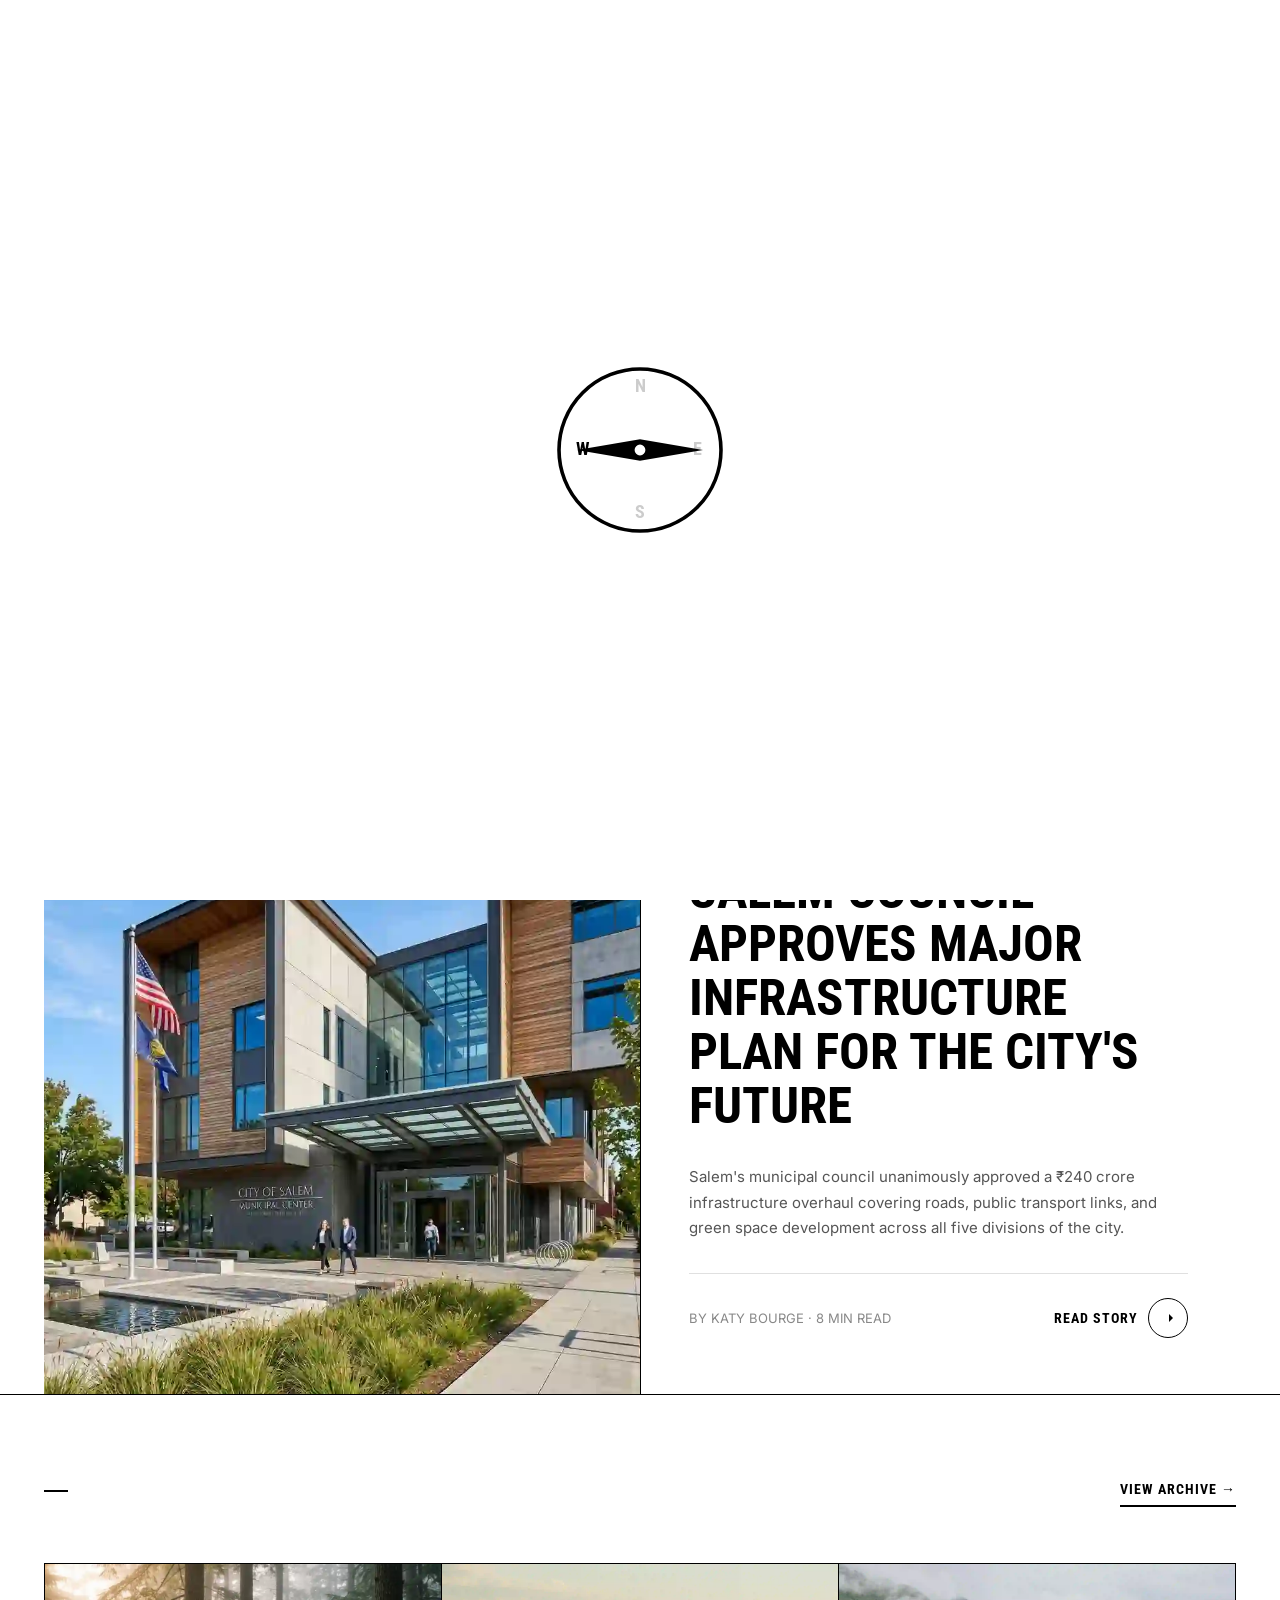
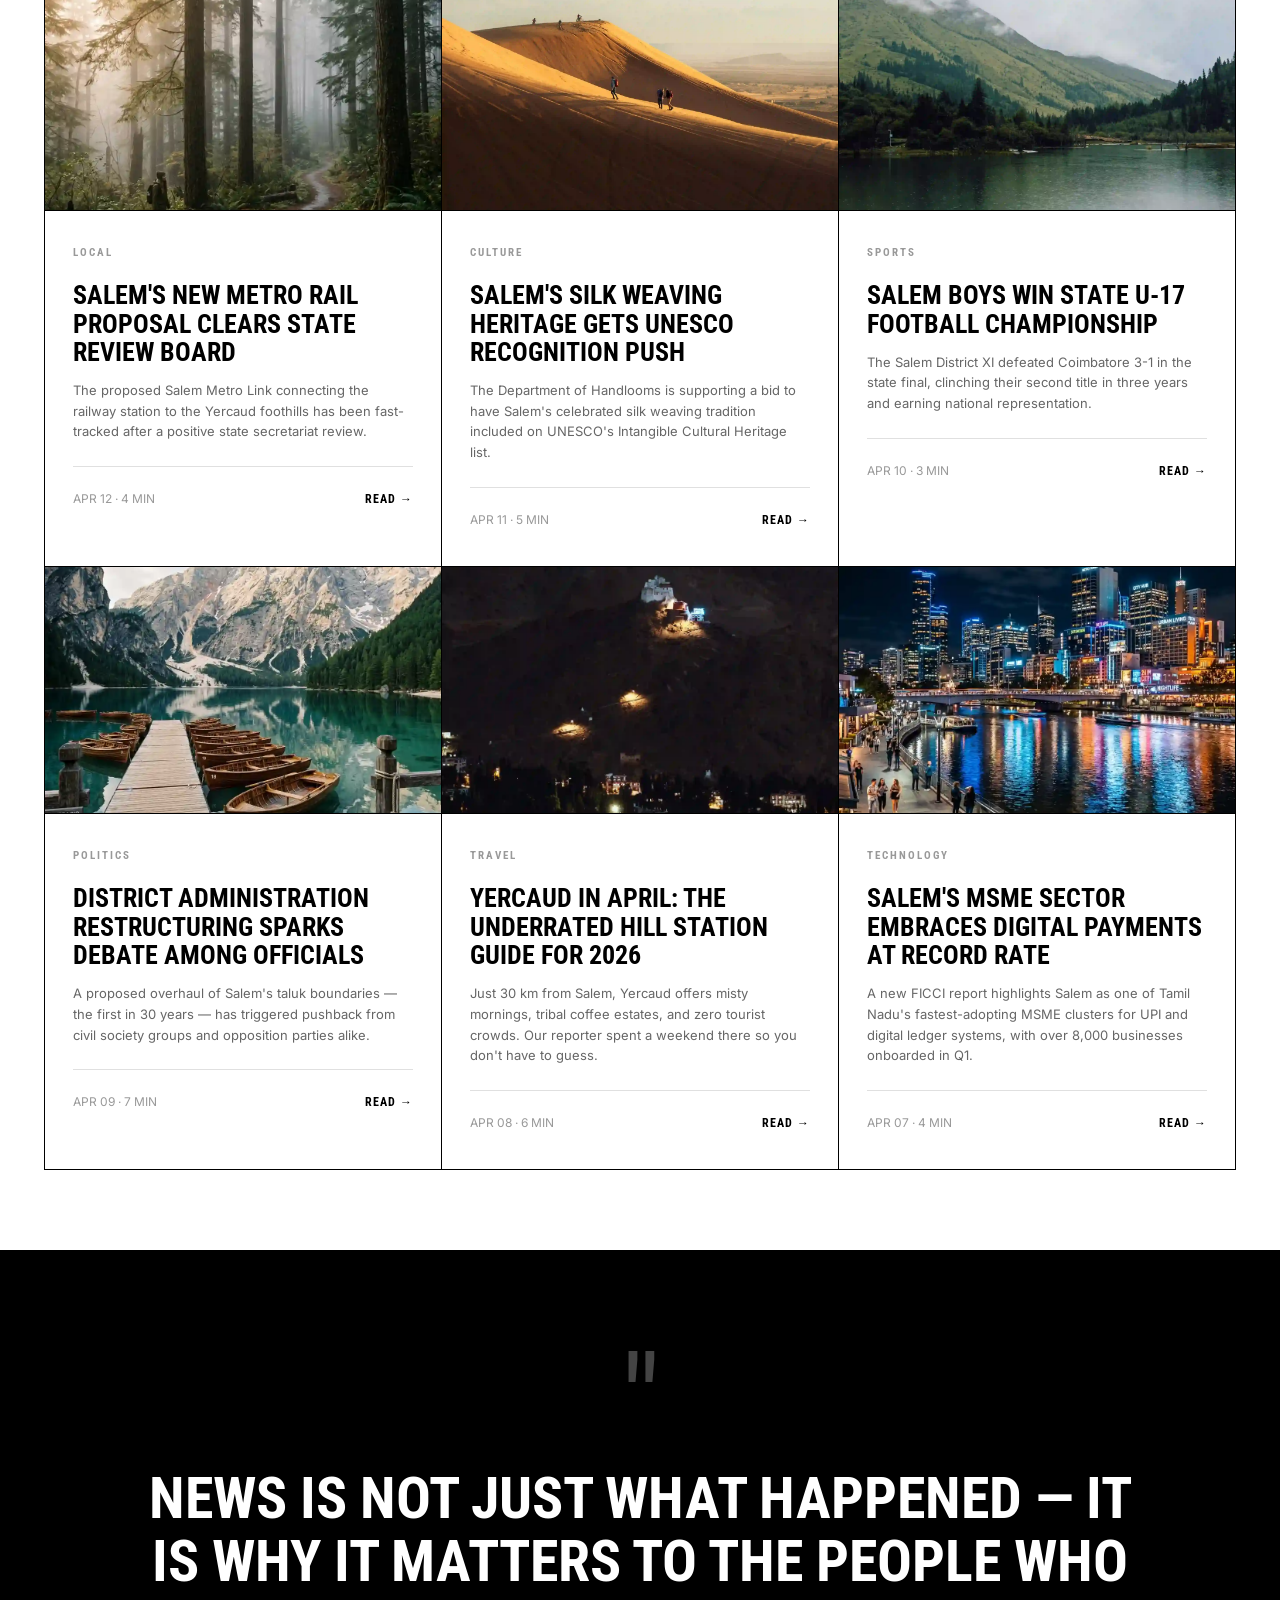
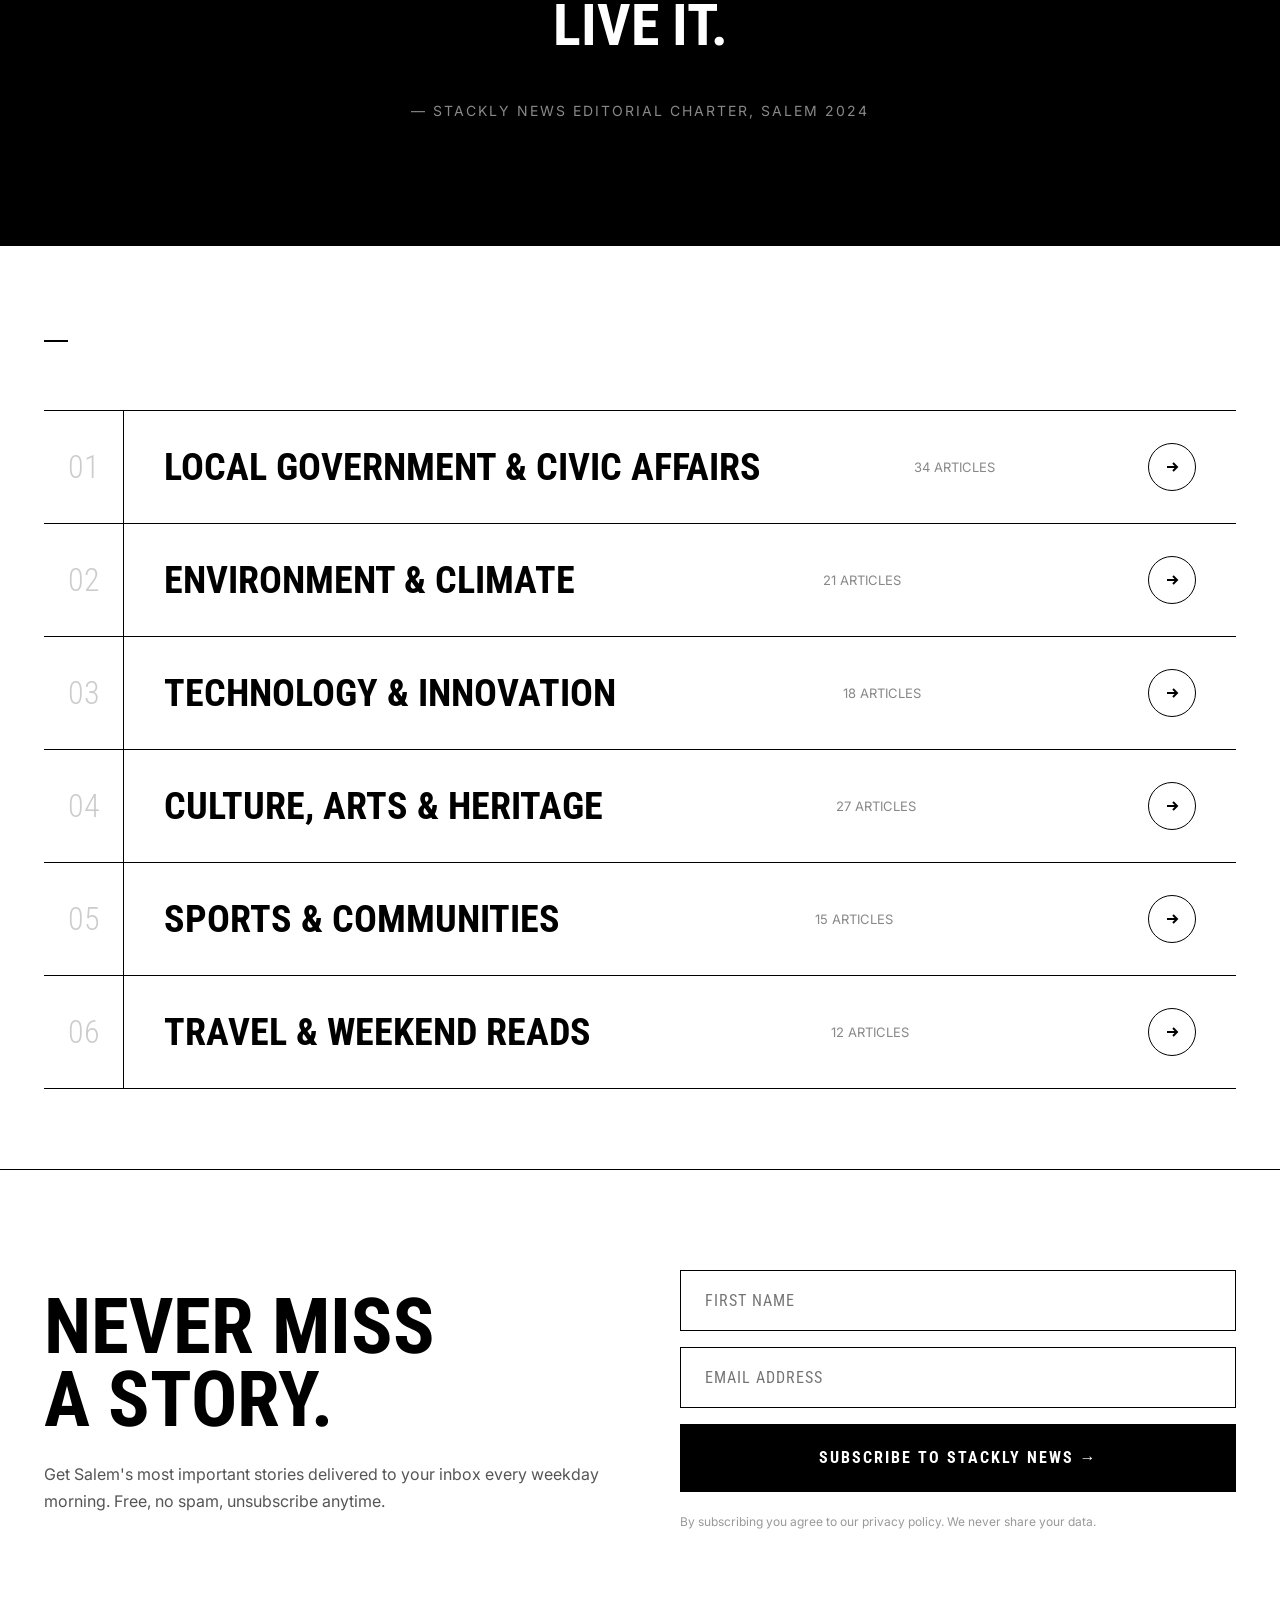
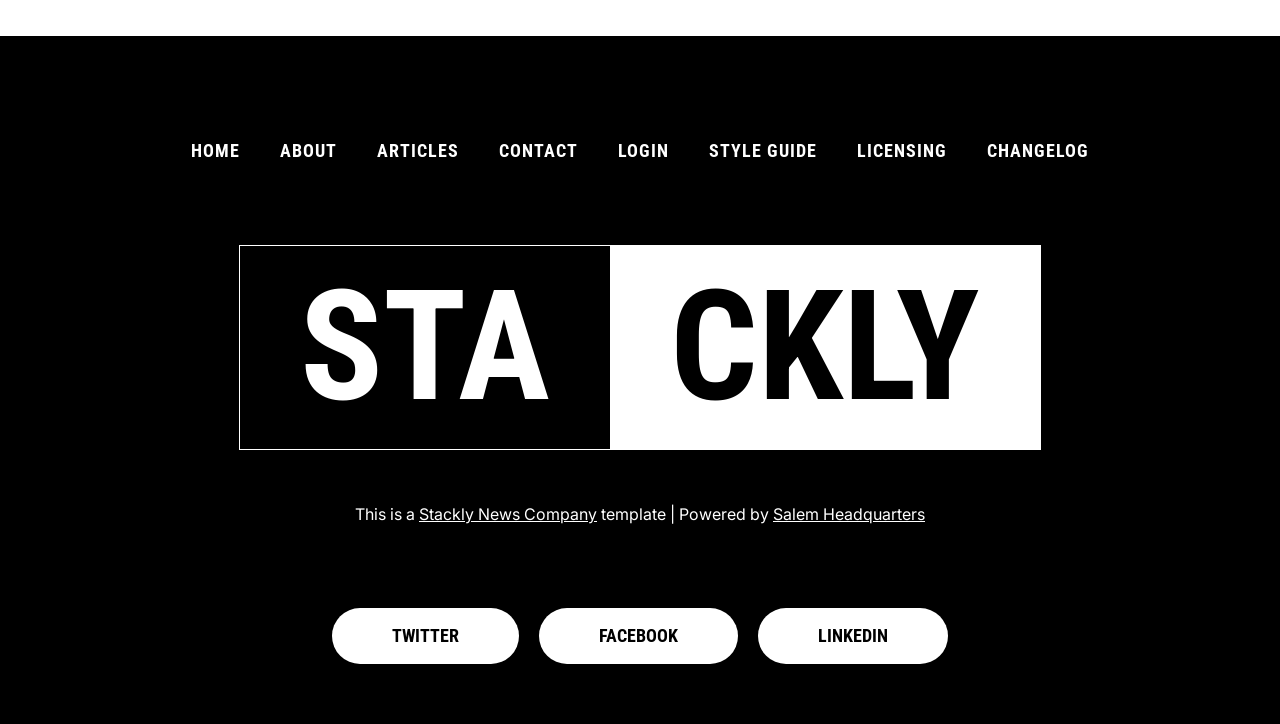
<file: articles.html>
<!DOCTYPE html>
<html lang="en">
<head>
    <meta charset="utf-8"/>
    <title>Articles — Stackly News | Salem's Independent Voice</title>
    <meta content="Explore all news articles from Stackly News. Local stories, breaking news, and in-depth reporting from Salem's most trusted independent outlet." name="description"/>
    <meta content="Articles — Stackly News" property="og:title"/>
    <meta content="Explore all news articles from Stackly News." property="og:description"/>
    <meta content="Articles — Stackly News" property="twitter:title"/>
    <meta content="Explore all news articles from Stackly News." property="twitter:description"/>
    <meta property="og:type" content="website"/>
    <meta content="summary_large_image" name="twitter:card"/>
    <meta content="width=device-width, initial-scale=1" name="viewport"/>
    <link href="./style.css" rel="stylesheet" type="text/css"/>
    <link href="https://fonts.googleapis.com" rel="preconnect"/>
    <link href="https://fonts.gstatic.com" rel="preconnect" crossorigin="anonymous"/>
    <script src="./webfont.js" type="text/javascript"></script>
    <script type="text/javascript">
        WebFont.load({
            google: {
                families: ["Roboto Condensed:300,300italic,regular,italic,700,700italic", "Inter:200,300,regular,500,600,700,800"]
            }
        });
    </script>
    <script type="text/javascript">
        !function(o, c) {
            var n = c.documentElement, t = " w-mod-";
            n.className += t + "js",
            ("ontouchstart" in o || o.DocumentTouch && c instanceof DocumentTouch) && (n.className += t + "touch")
        }(window, document);
    </script>
    <link href="assets/icons/favicon.svg" rel="shortcut icon" type="image/x-icon"/>
    <link href="assets/icons/webclip.svg" rel="apple-touch-icon"/>
    <style>
        /* -------- Base -------- */
        .item-hover-button { pointer-events: none; }
        body { overflow-x: hidden; }

        /* -------- Custom Dispatch-style Footer -------- */
        .custom-footer {
            background-color: #000; color: #fff;
            padding: 100px 44px 60px;
            display: flex; flex-direction: column;
            align-items: center; text-align: center;
        }
        .footer-nav-row { display: flex; gap: 40px; margin-bottom: 80px; flex-wrap: wrap; justify-content: center; }
        .footer-nav-link { color: #fff; text-decoration: none; font-size: 18px; font-weight: 700; letter-spacing: 1px; }
        .footer-logo-split { display: flex; border: 1px solid #fff; margin-bottom: 50px; font-family: 'Roboto Condensed', sans-serif; font-weight: 700; text-transform: uppercase; }
        .logo-part { padding: 40px 60px; font-size: 12vw; line-height: 0.8; }
        .logo-black { background-color: #000; color: #fff; }
        .logo-white { background-color: #fff; color: #000; }
        .footer-credits { font-family: Inter, sans-serif; font-size: 16px; margin-bottom: 80px; opacity: 1; text-transform: none; }
        .footer-credits a { color: #fff; text-decoration: underline; }
        .social-pill-container { display: flex; gap: 20px; flex-wrap: wrap; justify-content: center; }
        .social-pill { background-color: #fff; color: #000; padding: 14px 60px; border-radius: 100px; text-decoration: none; font-weight: 700; font-size: 18px; transition: transform 0.2s; }
        .social-pill:hover { transform: scale(1.05); }

        /* -------- Articles Page Specific -------- */

        /* Animation Utilities */
        .reveal-wrapper { overflow: hidden; display: inline-block; vertical-align: bottom; }
        .reveal-item { 
            display: inline-block; 
            transform: translateY(110%); 
            transition: transform 0.8s cubic-bezier(0.19, 1, 0.22, 1);
        }
        .reveal-item.active { transform: translateY(0); }

        /* Hero */
        .articles-hero {
            padding: 120px 44px 80px;
            border-bottom: 1px solid #000;
        }
        .articles-hero-inner {
            max-width: 1400px; margin: 0 auto;
            display: flex; justify-content: space-between; align-items: flex-end;
            flex-wrap: wrap; gap: 24px;
        }
        .heading-1-wrapper { display: flex; flex-wrap: wrap; gap: 0 4px; }
        .articles-hero-title {
            font-family: 'Roboto Condensed', sans-serif;
            font-size: clamp(5rem, 14vw, 14rem);
            font-weight: 700; line-height: 0.85;
            text-transform: uppercase; letter-spacing: -2px;
            margin: 0;
        }
        .char { display: inline-block; }

        .articles-hero-meta {
            max-width: 340px;
            font-family: Inter, sans-serif;
            font-size: 15px; line-height: 1.6;
            color: #444;
            padding-bottom: 12px;
        }
        .articles-count-badge {
            display: inline-block;
            background: #000; color: #fff;
            font-family: 'Roboto Condensed', sans-serif;
            font-size: 13px; font-weight: 700; letter-spacing: 2px;
            padding: 8px 20px; margin-bottom: 16px;
        }

        /* -------- Category Filter Bar -------- */
        .category-bar {
            padding: 0 44px;
            border-bottom: 1px solid #000;
            position: sticky; top: 0; z-index: 50;
            background: #fff;
        }
        .category-bar-inner {
            max-width: 1400px; margin: 0 auto;
            display: flex; gap: 0; overflow-x: auto;
            scrollbar-width: none;
        }
        .category-bar-inner::-webkit-scrollbar { display: none; }
        .cat-btn {
            flex-shrink: 0;
            padding: 20px 32px;
            font-family: 'Roboto Condensed', sans-serif;
            font-size: 14px; font-weight: 700; letter-spacing: 1.5px;
            text-transform: uppercase; cursor: pointer;
            background: transparent; border: none;
            border-right: 1px solid #000;
            transition: background 0.3s cubic-bezier(0.19, 1, 0.22, 1), 
                        color 0.3s cubic-bezier(0.19, 1, 0.22, 1);
        }
        .cat-btn:first-child { border-left: 1px solid #000; }
        .cat-btn.active, .cat-btn:hover { background: #000; color: #fff; }

        /* Filtering Transitions */
        .article-grid {
            transition: opacity 0.4s ease;
        }
        .article-grid.filtering { opacity: 0; pointer-events: none; }
        .article-card {
            transition: transform 0.5s cubic-bezier(0.19, 1, 0.22, 1), 
                        opacity 0.5s cubic-bezier(0.19, 1, 0.22, 1);
        }
        .article-card.hidden { display: none; transform: translateY(20px); opacity: 0; }

        /* -------- Featured Slider Section -------- */
        .featured-section {
            padding: 80px 44px 0;
            border-bottom: 1px solid #000;
            overflow: hidden;
        }
        .featured-section-header {
            max-width: 1400px; margin: 0 auto 48px;
            display: flex; justify-content: space-between; align-items: center;
        }
        .section-label {
            font-family: 'Roboto Condensed', sans-serif;
            font-size: 13px; font-weight: 700; letter-spacing: 3px;
            text-transform: uppercase; color: #000;
        }
        .section-label::before {
            content: ''; display: inline-block;
            width: 24px; height: 2px;
            background: #000; margin-right: 12px;
            vertical-align: middle;
        }

        /* Featured card */
        .featured-card {
            display: grid; grid-template-columns: 1fr 1fr;
            min-height: 520px; border-top: 1px solid #000;
        }
        .featured-card-image {
            overflow: hidden; position: relative;
        }
        .featured-card-image img {
            width: 100%; height: 100%;
            object-fit: cover; display: block;
            transition: transform 0.6s ease;
        }
        .featured-card:hover .featured-card-image img { transform: scale(1.04); }
        .featured-card-content {
            padding: 56px 48px;
            display: flex; flex-direction: column; justify-content: space-between;
            border-left: 1px solid #000;
        }
        .featured-card-tag {
            font-family: 'Roboto Condensed', sans-serif;
            font-size: 12px; font-weight: 700; letter-spacing: 2px;
            text-transform: uppercase; color: #888;
            margin-bottom: 24px;
        }
        .featured-card-title {
            font-family: 'Roboto Condensed', sans-serif;
            font-size: clamp(2rem, 4vw, 3.5rem);
            font-weight: 700; line-height: 1.05;
            text-transform: uppercase; flex: 1;
        }
        .featured-card-excerpt {
            font-family: Inter, sans-serif;
            font-size: 15px; line-height: 1.7; color: #555;
            margin: 32px 0;
        }
        .featured-card-footer {
            display: flex; justify-content: space-between; align-items: center;
            padding-top: 24px; border-top: 1px solid #e0e0e0;
        }
        .featured-card-byline {
            font-family: Inter, sans-serif; font-size: 13px; color: #888;
        }
        .read-btn {
            display: flex; align-items: center; gap: 10px;
            text-decoration: none; color: #000;
            font-family: 'Roboto Condensed', sans-serif;
            font-size: 14px; font-weight: 700; letter-spacing: 1px;
            text-transform: uppercase;
        }
        .read-btn .arrow-icon {
            width: 40px; height: 40px;
            border: 1px solid #000; border-radius: 50%;
            display: flex; align-items: center; justify-content: center;
            transition: background 0.2s, color 0.2s;
        }
        .read-btn:hover .arrow-icon { background: #000; color: #fff; }
        .read-btn .arrow-icon svg { width: 16px; height: 16px; fill: currentColor; transition: fill 0.2s; }

        /* Slider controls */
        .slider-controls {
            display: flex; align-items: center; gap: 0;
        }
        .slider-ctrl-btn {
            width: 52px; height: 52px;
            border: 1px solid #000; background: transparent;
            cursor: pointer; display: flex; align-items: center; justify-content: center;
            transition: background 0.2s;
        }
        .slider-ctrl-btn:last-child { border-left: none; }
        .slider-ctrl-btn:hover { background: #000; }
        .slider-ctrl-btn:hover svg { stroke: #fff; }
        .slider-ctrl-btn svg { width: 18px; height: 18px; stroke: #000; stroke-width: 2; fill: none; transition: stroke 0.2s; }

        /* -------- Article Grid Section -------- */
        .grid-section {
            padding: 80px 44px;
            border-bottom: 1px solid #000;
        }
        .grid-section-header {
            max-width: 1400px; margin: 0 auto 56px;
            display: flex; justify-content: space-between; align-items: center;
        }
        .article-grid {
            max-width: 1400px; margin: 0 auto;
            display: grid;
            grid-template-columns: repeat(3, 1fr);
            border-top: 1px solid #000;
            border-left: 1px solid #000;
        }
        .article-card {
            border-right: 1px solid #000;
            border-bottom: 1px solid #000;
            padding: 0; overflow: hidden;
            transition: background 0.25s;
        }
        .article-card:hover { background: #f5f5f5; }

        /* Responsive Articles */
        @media (max-width: 1100px) {
            .article-grid { grid-template-columns: repeat(2, 1fr); }
            .articles-hero-title { font-size: 8rem; }
        }

        @media (max-width: 900px) {
            .featured-card { grid-template-columns: 1fr; }
            .featured-card-content { border-left: none; border-top: 1px solid #000; padding: 40px 24px; }
            .articles-hero-inner { flex-direction: column; align-items: flex-start; }
            .articles-hero { padding: 120px 24px 60px; }
            .category-bar { padding: 0 24px; }
            .grid-section, .featured-section, .topics-section { padding: 60px 24px; }
        }

        @media (max-width: 768px) {
            .article-grid { grid-template-columns: 1fr; }
            .articles-hero-title { font-size: 5rem; line-height: 0.9; }
            .logo-part { padding: 30px 40px; font-size: 15vw; }
            .footer-nav-row { gap: 20px; }
            .topic-row-num { width: 60px; font-size: 1.5rem; }
            .topic-row-content { padding: 24px; }
        }

        @media (max-width: 480px) {
            .articles-hero-title { font-size: 3.2rem; }
            .featured-card-title { font-size: 1.8rem; }
            .logo-part { padding: 20px 30px; }
            .social-pill { padding: 12px 30px; width: 100%; text-align: center; }
            .topic-row-content { flex-direction: column; align-items: flex-start; gap: 16px; }
            .topic-row-arrow { align-self: flex-end; }
        }
        .article-card-img {
            width: 100%; aspect-ratio: 16/10;
            object-fit: cover; display: block;
            border-bottom: 1px solid #000;
            transition: transform 0.5s ease;
        }
        .article-card:hover .article-card-img { transform: scale(1.03); }
        .article-card-body { padding: 28px 28px 32px; }
        .article-card-category {
            font-family: 'Roboto Condensed', sans-serif;
            font-size: 11px; font-weight: 700; letter-spacing: 2px;
            text-transform: uppercase; color: #999;
            margin-bottom: 14px;
        }
        .article-card-title {
            font-family: 'Roboto Condensed', sans-serif;
            font-size: 1.6rem; font-weight: 700; line-height: 1.1;
            text-transform: uppercase; margin-bottom: 14px;
        }
        .article-card-excerpt {
            font-family: Inter, sans-serif;
            font-size: 13px; line-height: 1.6; color: #666;
            margin-bottom: 24px;
        }
        .article-card-meta {
            display: flex; justify-content: space-between; align-items: center;
            padding-top: 18px; border-top: 1px solid #e0e0e0;
            font-family: Inter, sans-serif; font-size: 12px; color: #999;
        }
        .card-read-link {
            font-family: 'Roboto Condensed', sans-serif;
            font-size: 12px; font-weight: 700; letter-spacing: 1px;
            text-transform: uppercase; color: #000; text-decoration: none;
        }
        .card-read-link:hover { text-decoration: underline; }

        /* -------- Quote / Highlight Band -------- */
        .quote-band {
            padding: 120px 44px;
            background: #000; color: #fff;
            text-align: center;
            border-bottom: 1px solid #000;
        }
        .quote-band-inner { max-width: 1000px; margin: 0 auto; }
        .quote-mark {
            font-family: 'Roboto Condensed', sans-serif;
            font-size: 8rem; line-height: 0.5; color: #444;
            margin-bottom: 32px; display: block;
        }
        .quote-text {
            font-family: 'Roboto Condensed', sans-serif;
            font-size: clamp(2rem, 4.5vw, 4rem);
            font-weight: 700; line-height: 1.1; text-transform: uppercase;
            margin-bottom: 40px;
        }
        .quote-author {
            font-family: Inter, sans-serif; font-size: 14px;
            letter-spacing: 2px; text-transform: uppercase; color: #888;
        }

        /* -------- Topic Rows Section -------- */
        .topics-section {
            padding: 80px 44px;
            border-bottom: 1px solid #000;
        }
        .topics-section-header {
            max-width: 1400px; margin: 0 auto 56px;
        }
        .topic-row {
            max-width: 1400px; margin: 0 auto;
            display: flex; align-items: stretch;
            border-top: 1px solid #000;
            transition: background 0.2s;
            cursor: pointer; text-decoration: none; color: inherit;
        }
        .topic-row:last-child { border-bottom: 1px solid #000; }
        .topic-row:hover { background: #f5f5f5; }
        .topic-row-num {
            width: 80px; flex-shrink: 0;
            display: flex; align-items: center; justify-content: center;
            font-family: 'Roboto Condensed', sans-serif;
            font-size: 2rem; font-weight: 300; color: #ccc;
            border-right: 1px solid #000;
        }
        .topic-row-content {
            flex: 1; padding: 32px 40px;
            display: flex; align-items: center;
            justify-content: space-between; gap: 24px;
        }
        .topic-row-title {
            font-family: 'Roboto Condensed', sans-serif;
            font-size: clamp(1.6rem, 3vw, 2.8rem);
            font-weight: 700; text-transform: uppercase;
        }
        .topic-row-tag {
            font-family: Inter, sans-serif; font-size: 13px;
            color: #888; white-space: nowrap;
        }
        .topic-row-arrow {
            width: 48px; height: 48px; flex-shrink: 0;
            border: 1px solid #000; border-radius: 50%;
            display: flex; align-items: center; justify-content: center;
            transition: background 0.2s;
        }
        .topic-row:hover .topic-row-arrow { background: #000; color: #fff; }
        .topic-row-arrow svg { width: 16px; height: 16px; stroke: currentColor; fill: none; stroke-width: 2; }

        /* -------- Newsletter Section -------- */
        .newsletter-section {
            padding: 100px 44px;
            border-bottom: 1px solid #000;
        }
        .newsletter-inner {
            max-width: 1400px; margin: 0 auto;
            display: grid; grid-template-columns: 1fr 1fr; gap: 80px; align-items: center;
        }
        .newsletter-heading {
            font-family: 'Roboto Condensed', sans-serif;
            font-size: clamp(3rem, 6vw, 5.5rem);
            font-weight: 700; text-transform: uppercase; line-height: 0.95;
        }
        .newsletter-sub {
            font-family: Inter, sans-serif; font-size: 16px;
            line-height: 1.7; color: #555; margin-top: 24px;
        }
        .newsletter-form-wrap { display: flex; flex-direction: column; gap: 16px; }
        .newsletter-input {
            width: 100%; padding: 20px 24px;
            border: 1px solid #000; outline: none;
            font-family: 'Roboto Condensed', sans-serif;
            font-size: 1rem; letter-spacing: 1px;
            background: transparent; transition: background 0.2s;
        }
        .newsletter-input:focus { background: #f5f5f5; }
        .newsletter-submit {
            padding: 20px 40px;
            background: #000; color: #fff; border: none; cursor: pointer;
            font-family: 'Roboto Condensed', sans-serif;
            font-size: 1rem; font-weight: 700; letter-spacing: 2px; text-transform: uppercase;
            transition: background 0.2s, color 0.2s;
        }
        .newsletter-submit:hover { background: #333; }
        .newsletter-note {
            font-family: Inter, sans-serif; font-size: 12px; color: #999;
        }

        /* -------- Responsive -------- */
        @media (max-width: 991px) {
            .featured-card { grid-template-columns: 1fr; }
            .featured-card-image { min-height: 300px; }
            .featured-card-content { border-left: none; border-top: 1px solid #000; }
            .article-grid { grid-template-columns: repeat(2, 1fr); }
            .article-grid .article-card:nth-child(3n) { border-right: none; }
            .article-grid .article-card:nth-child(2n) { border-right: 1px solid #000; }
            .newsletter-inner { grid-template-columns: 1fr; gap: 40px; }
        }
        @media (max-width: 767px) {
            .articles-hero { padding: 100px 24px 60px; }
            .articles-hero-title { font-size: clamp(4rem, 18vw, 8rem); }
            .category-bar { padding: 0 24px; }
            .cat-btn { padding: 16px 20px; font-size: 12px; }
            .featured-section, .grid-section, .topics-section, .newsletter-section { padding: 60px 24px; }
            .article-grid { grid-template-columns: 1fr; }
            .article-grid .article-card:nth-child(2n) { border-right: none; }
            .article-grid .article-card { border-right: 1px solid #000; }
            .logo-part { padding: 20px 30px; font-size: 15vw; }
            .footer-nav-row { gap: 20px; }
            .footer-nav-link { font-size: 14px; }
            .social-pill { padding: 12px 40px; font-size: 16px; }
            .topic-row-num { width: 48px; }
            .topic-row-content { padding: 24px 20px; }
            .custom-footer { padding: 60px 24px 40px; }
        }
    </style>
</head>
<body class="body">
  <!-- ====== PREMIUM COMPASS PRELOADER (Black Logo Edition) ====== -->
  <div id="stackly-preloader">
      <div class="preloader-overlay"></div>
      <div class="preloader-content">
          <div class="compass-container">
              <svg class="compass-svg" viewBox="0 0 100 100">
                  <circle cx="50" cy="50" r="45" class="ring-track" />
                  <circle cx="50" cy="50" r="45" class="ring-progress" />
                  <text x="50" y="18" class="cardinal-point">N</text>
                  <text x="82" y="53" class="cardinal-point">E</text>
                  <text x="50" y="88" class="cardinal-point">S</text>
                  <text x="18" y="53" class="cardinal-point">W</text>
                  <g class="needle-group">
                      <path d="M50 15 L56 50 L50 85 L44 50 Z" class="needle-main" />
                      <circle cx="50" cy="50" r="4" class="needle-pivot" />
                  </g>
              </svg>
          </div>
          <div class="reveal-brand-wrap">
              <img src="whitelogo.webp" class="preloader-logo" alt="Stackly Logo" />
              <div class="reveal-text-wrap">
                  <span class="reveal-letter">N</span>
                  <span class="reveal-letter">E</span>
                  <span class="reveal-letter">W</span>
                  <span class="reveal-letter">S</span>
              </div>
          </div>
      </div>
  </div>

  <style>
      #stackly-preloader {
          position: fixed;
          top: 0; left: 0; width: 100%; height: 100%;
          z-index: 10000;
          display: flex;
          align-items: center;
          justify-content: center;
          background: #fff;
          overflow: hidden;
          transition: opacity 0.8s cubic-bezier(0.19, 1, 0.22, 1);
      }
      .preloader-overlay {
          position: absolute;
          top: 0; left: 0; width: 100%; height: 100%;
          background: #fff;
      }
      .preloader-content {
          position: relative;
          display: flex;
          align-items: center;
          justify-content: center;
          width: 300px;
          height: 300px;
      }
      .compass-container {
          width: 180px;
          height: 180px;
          position: absolute;
          top: 50%;
          left: 50%;
          transform: translate(-50%, -50%);
          transition: opacity 0.5s ease, transform 0.5s ease;
      }
      .compass-svg {
          width: 100%;
          height: 100%;
          overflow: visible;
      }
      .ring-track {
          fill: none;
          stroke: #f0f0f0;
          stroke-width: 1;
      }
      .ring-progress {
          fill: none;
          stroke: #000;
          stroke-width: 2;
          stroke-dasharray: 283;
          stroke-dashoffset: 283;
          animation: ringLoad 3s cubic-bezier(0.19, 1, 0.22, 1) forwards;
      }
      .cardinal-point {
          font-family: 'Roboto Condensed', sans-serif;
          font-size: 10px;
          font-weight: 700;
          text-anchor: middle;
          fill: #ccc;
          transition: fill 0.3s;
      }
      .cardinal-point.active {
          fill: #000;
      }
      .needle-group {
          transform-origin: 50px 50px;
          transition: transform 0.6s cubic-bezier(0.19, 1, 0.22, 1);
      }
      .needle-main {
          fill: #000;
      }
      .needle-pivot {
          fill: #fff;
          stroke: #000;
          stroke-width: 2;
      }
      
      .reveal-brand-wrap {
          position: absolute;
          top: 50%;
          left: 50%;
          transform: translate(-50%, calc(-50% + 30px));
          display: flex;
          flex-direction: column;
          align-items: center;
          gap: 15px;
          opacity: 0;
          transition: opacity 0.8s cubic-bezier(0.19, 1, 0.22, 1), transform 0.8s cubic-bezier(0.19, 1, 0.22, 1);
      }
      .preloader-logo {
          height: 40px;
          width: auto;
          filter: brightness(0); /* Make the white logo black */
          margin-bottom: 5px;
      }
      .reveal-text-wrap {
          display: flex;
          gap: 10px;
      }
      .reveal-letter {
          font-family: 'Roboto Condensed', sans-serif;
          font-size: 32px;
          font-weight: 700;
          color: #000;
          letter-spacing: 0.15em;
          line-height: 1;
      }
      
      @keyframes ringLoad {
          to { stroke-dashoffset: 0; }
      }
      
      /* Loading States */
      body.preloader-active {
          overflow: hidden;
      }
      #stackly-preloader.loaded {
          opacity: 0;
          pointer-events: none;
      }
  </style>

  <script>
      (function() {
          const preloader = document.getElementById('stackly-preloader');
          if (!preloader) return;
          const needle = preloader.querySelector('.needle-group');
          const points = preloader.querySelectorAll('.cardinal-point');
          const revealBrand = preloader.querySelector('.reveal-brand-wrap');
          const compass = preloader.querySelector('.compass-container');
          
          document.body.classList.add('preloader-active');
          
          const sequence = [
              { deg: 0, active: 0 },    // N
              { deg: 90, active: 1 },   // E
              { deg: 180, active: 2 },  // S
              { deg: 270, active: 3 },  // W
              { deg: 360, active: 0 }   // N again
          ];
          
          let step = 0;
          
          function animateNeedle() {
              if (step < sequence.length) {
                  const s = sequence[step];
                  needle.style.transform = `rotate(${s.deg}deg)`;
                  points.forEach((p, i) => p.classList.toggle('active', i === s.active));
                  step++;
                  setTimeout(animateNeedle, 600);
              } else {
                  compass.style.opacity = '0';
                  compass.style.transform = 'translate(-50%, -50%) scale(0.8)';
                  setTimeout(() => {
                      revealBrand.style.opacity = '1';
                      revealBrand.style.transform = 'translate(-50%, -50%)';
                      setTimeout(() => {
                          preloader.classList.add('loaded');
                          document.body.classList.remove('preloader-active');
                      }, 1500);
                  }, 400);
              }
          }
          setTimeout(animateNeedle, 300);
      })();
  </script>

    <!-- ====== NAVIGATION ====== -->
    <div data-animation="default" data-collapse="medium" data-duration="600" data-easing="ease" data-easing2="ease" role="banner" class="navbar secondary w-nav">
        <div class="wide-container">
            <div class="navbar-home-container secondary">
                <div class="brand-home secondary">
                    <a href="index.html" class="brand-home-inner w-inline-block">
                        <div class="home-logo-text" style="display: flex;">
                            <div style="font-family: inherit;">S</div>
                            <div style="font-family: inherit;">T</div>
                            <div style="font-family: inherit;">A</div>
                            <div style="font-family: inherit;">C</div>
                            <div style="font-family: inherit;">K</div>
                            <div style="font-family: inherit;">L</div>
                            <div style="font-family: inherit;">Y</div>
                        </div>
                    </a>
                </div>
                <nav role="navigation" class="nav-menu secondary w-nav-menu">
                    <div class="nav-links-in-sticky secondary">
                        <a href="index.html" class="nav-link-container w-inline-block">
                            <div class="wrapper"><div class="nav-link-text">home</div></div>
                            <div class="outer-link-line"><div class="inner-link-line"></div></div>
                        </a>
                        <a href="about.html" class="nav-link-container w-inline-block">
                            <div class="wrapper"><div class="nav-link-text">about</div></div>
                            <div class="outer-link-line"><div class="inner-link-line"></div></div>
                        </a>
                        <a href="articles.html" aria-current="page" class="nav-link-container w-inline-block w--current">
                            <div class="wrapper"><div class="nav-link-text">articles</div></div>
                            <div class="outer-link-line"><div class="inner-link-line"></div></div>
                        </a>
                        <a href="contact.html" class="nav-link-container w-inline-block">
                            <div class="wrapper"><div class="nav-link-text">contact</div></div>
                            <div class="outer-link-line"><div class="inner-link-line"></div></div>
                        </a>
                        <a href="login.html" class="nav-link-container w-inline-block">
                            <div class="wrapper"><div class="nav-link-text">login</div></div>
                            <div class="outer-link-line"><div class="inner-link-line"></div></div>
                        </a>
                    </div>
                </nav>
                <div class="menu-button w-nav-button">
                    <div class="menu-button-inner">
                        <div class="menu-line"></div>
                        <div class="menu-line center"></div>
                        <div class="menu-line"></div>
                    </div>
                </div>
            </div>
        </div>
        <div class="navbar-line"></div>
    </div>

    <!-- ====== HERO ====== -->
    <section class="articles-hero">
        <div class="articles-hero-inner">
            <div class="heading-1-wrapper">
                <h1 class="articles-hero-title">
                    <span class="reveal-wrapper"><span class="reveal-item" style="transition-delay: 0.1s;">N</span></span><span class="reveal-wrapper"><span class="reveal-item" style="transition-delay: 0.15s;">e</span></span><span class="reveal-wrapper"><span class="reveal-item" style="transition-delay: 0.2s;">w</span></span><span class="reveal-wrapper"><span class="reveal-item" style="transition-delay: 0.25s;">s</span></span>
                    <br>
                    <span class="reveal-wrapper"><span class="reveal-item" style="transition-delay: 0.4s;">A</span></span><span class="reveal-wrapper"><span class="reveal-item" style="transition-delay: 0.45s;">r</span></span><span class="reveal-wrapper"><span class="reveal-item" style="transition-delay: 0.5s;">t</span></span><span class="reveal-wrapper"><span class="reveal-item" style="transition-delay: 0.55s;">i</span></span><span class="reveal-wrapper"><span class="reveal-item" style="transition-delay: 0.6s;">c</span></span><span class="reveal-wrapper"><span class="reveal-item" style="transition-delay: 0.65s;">l</span></span><span class="reveal-wrapper"><span class="reveal-item" style="transition-delay: 0.7s;">e</span></span><span class="reveal-wrapper"><span class="reveal-item" style="transition-delay: 0.75s;">s</span></span>
                </h1>
            </div>
            <div class="articles-hero-meta">
                <div class="articles-count-badge">SALEM EDITION — 2026</div>
                <p>Independent, rigorous, and local. Every story on this page is researched and written by Stackly News journalists based in Salem, Tamil Nadu.</p>
            </div>
        </div>
    </section>

    <!-- ====== CATEGORY FILTER BAR ====== -->
    <div class="category-bar" id="category-bar">
        <div class="category-bar-inner">
            <button class="cat-btn active" data-cat="all">All</button>
            <button class="cat-btn" data-cat="local">Local</button>
            <button class="cat-btn" data-cat="politics">Politics</button>
            <button class="cat-btn" data-cat="tech">Technology</button>
            <button class="cat-btn" data-cat="culture">Culture</button>
            <button class="cat-btn" data-cat="sports">Sports</button>
            <button class="cat-btn" data-cat="travel">Travel</button>
            <button class="cat-btn" data-cat="environment">Environment</button>
        </div>
    </div>

    <!-- ====== FEATURED ARTICLE SLIDER (with arrows) ====== -->
    <section class="featured-section" id="featured">
        <div class="featured-section-header">
            <span class="section-label reveal-wrapper"><span class="reveal-item">Featured Stories</span></span>
            <div class="slider-controls">
                <button class="slider-ctrl-btn" id="feat-prev" aria-label="Previous">
                    <svg viewBox="0 0 18 18"><polyline points="11 4 6 9 11 14"/></svg>
                </button>
                <button class="slider-ctrl-btn" id="feat-next" aria-label="Next">
                    <svg viewBox="0 0 18 18"><polyline points="7 4 12 9 7 14"/></svg>
                </button>
            </div>
        </div>

        <div id="featured-slider" style="position:relative; overflow:hidden;">
            <!-- Slide 1 -->
            <div class="featured-card feat-slide" data-cat="local" style="display:grid;">
                <div class="featured-card-image" style="overflow:hidden;">
                    <img src="assets/images/feat_local.webp" alt="Salem Breaking News"/>
                </div>
                <div class="featured-card-content">
                    <div>
                        <div class="featured-card-tag">Local · April 13, 2026</div>
                        <div class="featured-card-title">Salem Council Approves Major Infrastructure Plan for the City's Future</div>
                        <p class="featured-card-excerpt">Salem's municipal council unanimously approved a ₹240 crore infrastructure overhaul covering roads, public transport links, and green space development across all five divisions of the city.</p>
                    </div>
                    <div class="featured-card-footer">
                        <div class="featured-card-byline">By Katy Bourge · 8 min read</div>
                        <a href="404.html" class="read-btn">
                            Read Story
                            <div class="arrow-icon">
                                <svg viewBox="0 0 16 16"><path d="M3 8h10M9 4l4 4-4 4"/></svg>
                            </div>
                        </a>
                    </div>
                </div>
            </div>
            <!-- Slide 2 -->
            <div class="featured-card feat-slide" data-cat="tech" style="display:none;">
                <div class="featured-card-image" style="overflow:hidden;">
                    <img src="assets/images/pexels-leeloothefirst-8372666.webp" alt="Technology Story"/>
                </div>
                <div class="featured-card-content">
                    <div>
                        <div class="featured-card-tag">Technology · April 11, 2026</div>
                        <div class="featured-card-title">Local Startup Brings AI-Powered Crop Monitoring to Salem's Farmers</div>
                        <p class="featured-card-excerpt">A Salem-born agritech company has deployed an AI platform now used by over 3,000 farming households in the region, reducing pesticide use by 34% in its first full season.</p>
                    </div>
                    <div class="featured-card-footer">
                        <div class="featured-card-byline">By Max Becks · 6 min read</div>
                        <a href="404.html" class="read-btn">
                            Read Story
                            <div class="arrow-icon">
                                <svg viewBox="0 0 16 16"><path d="M3 8h10M9 4l4 4-4 4"/></svg>
                            </div>
                        </a>
                    </div>
                </div>
            </div>
            <!-- Slide 3 -->
            <div class="featured-card feat-slide" data-cat="environment" style="display:none;">
                <div class="featured-card-image" style="overflow:hidden;">
                    <img src="assets/images/slide.webp" alt="Environment Story"/>
                </div>
                <div class="featured-card-content">
                    <div>
                        <div class="featured-card-tag">Environment · April 09, 2026</div>
                        <div class="featured-card-title">The Mettur Dam Water Crisis: A Deep-Dive Report</div>
                        <p class="featured-card-excerpt">Water levels at Mettur reservoir have dropped to their lowest point in seven years. Stackly News investigates the agricultural, industrial, and political forces shaping Salem's most pressing issue.</p>
                    </div>
                    <div class="featured-card-footer">
                        <div class="featured-card-byline">By Sandra Vein · 12 min read</div>
                        <a href="404.html" class="read-btn">
                            Read Story
                            <div class="arrow-icon">
                                <svg viewBox="0 0 16 16"><path d="M3 8h10M9 4l4 4-4 4"/></svg>
                            </div>
                        </a>
                    </div>
                </div>
            </div>
            <!-- Slide 4 (New: Politics) -->
            <div class="featured-card feat-slide" data-cat="politics" style="display:none;">
                <div class="featured-card-image" style="overflow:hidden;">
                    <img src="assets/images/pexels-mikhail-nilov-8846952.webp" alt="Politics Story"/>
                </div>
                <div class="featured-card-content">
                    <div>
                        <div class="featured-card-tag">Politics · April 07, 2026</div>
                        <div class="featured-card-title">Salem Taluk Boundary Review: What You Need to Know</div>
                        <p class="featured-card-excerpt">The most significant administrative revision in thirty years is currently under review. We break down the proposed changes and what they mean for local representation.</p>
                    </div>
                    <div class="featured-card-footer">
                        <div class="featured-card-byline">By Alex Thorne · 10 min read</div>
                        <a href="404.html" class="read-btn">
                            Read Story
                            <div class="arrow-icon">
                                <svg viewBox="0 0 16 16"><path d="M3 8h10M9 4l4 4-4 4"/></svg>
                            </div>
                        </a>
                    </div>
                </div>
            </div>
            <!-- Slide 5 (New: Culture) -->
            <div class="featured-card feat-slide" data-cat="culture" style="display:none;">
                <div class="featured-card-image" style="overflow:hidden;">
                    <img src="assets/images/img-post3.webp" alt="Culture Story"/>
                </div>
                <div class="featured-card-content">
                    <div>
                        <div class="featured-card-tag">Culture · April 05, 2026</div>
                        <div class="featured-card-title">The Revival of Salem's Traditional Silk Markets</div>
                        <p class="featured-card-excerpt">After years of decline, a new cooperative model is breathing life into Salem's historic silk weaving district, attracting a new generation of artisans.</p>
                    </div>
                    <div class="featured-card-footer">
                        <div class="featured-card-byline">By Mira Seth · 7 min read</div>
                        <a href="404.html" class="read-btn">
                            Read Story
                            <div class="arrow-icon">
                                <svg viewBox="0 0 16 16"><path d="M3 8h10M9 4l4 4-4 4"/></svg>
                            </div>
                        </a>
                    </div>
                </div>
            </div>
        </div>
    </section>

    <!-- ====== ARTICLE GRID ====== -->
    <section class="grid-section" id="latest">
        <div class="grid-section-header">
            <span class="section-label reveal-wrapper"><span class="reveal-item">Latest Articles</span></span>
            <a href="404.html" style="font-family:'Roboto Condensed',sans-serif;font-size:14px;font-weight:700;letter-spacing:1px;text-transform:uppercase;text-decoration:none;color:#000;border-bottom:2px solid #000;padding-bottom:2px;">View Archive →</a>
        </div>
        <div class="article-grid" id="article-grid">
            <!-- Card 1 -->
            <div class="article-card" data-cat="local">
                <div style="overflow:hidden;">
                    <img src="assets/images/img-post1.webp" class="article-card-img" alt="Article"/>
                </div>
                <div class="article-card-body">
                    <div class="article-card-category">Local</div>
                    <div class="article-card-title">Salem's New Metro Rail Proposal Clears State Review Board</div>
                    <p class="article-card-excerpt">The proposed Salem Metro Link connecting the railway station to the Yercaud foothills has been fast-tracked after a positive state secretariat review.</p>
                    <div class="article-card-meta">
                        <span>Apr 12 · 4 min</span>
                        <a href="404.html" class="card-read-link">Read →</a>
                    </div>
                </div>
            </div>
            <!-- Card 2 -->
            <div class="article-card" data-cat="culture">
                <div style="overflow:hidden;">
                    <img src="assets/images/pexels-othmane-ettalbi-2148497459-30374243.webp" class="article-card-img" alt="Article"/>
                </div>
                <div class="article-card-body">
                    <div class="article-card-category">Culture</div>
                    <div class="article-card-title">Salem's Silk Weaving Heritage Gets UNESCO Recognition Push</div>
                    <p class="article-card-excerpt">The Department of Handlooms is supporting a bid to have Salem's celebrated silk weaving tradition included on UNESCO's Intangible Cultural Heritage list.</p>
                    <div class="article-card-meta">
                        <span>Apr 11 · 5 min</span>
                        <a href="404.html" class="card-read-link">Read →</a>
                    </div>
                </div>
            </div>
            <!-- Card 3 -->
            <div class="article-card" data-cat="sports">
                <div style="overflow:hidden;">
                    <img src="assets/images/pexels-afhamhmsyri-34021102.webp" class="article-card-img" alt="Article"/>
                </div>
                <div class="article-card-body">
                    <div class="article-card-category">Sports</div>
                    <div class="article-card-title">Salem Boys Win State U-17 Football Championship</div>
                    <p class="article-card-excerpt">The Salem District XI defeated Coimbatore 3-1 in the state final, clinching their second title in three years and earning national representation.</p>
                    <div class="article-card-meta">
                        <span>Apr 10 · 3 min</span>
                        <a href="404.html" class="card-read-link">Read →</a>
                    </div>
                </div>
            </div>
            <!-- Card 4 -->
            <div class="article-card" data-cat="politics">
                <div style="overflow:hidden;">
                    <img src="assets/images/img-post2.webp" class="article-card-img" alt="Article"/>
                </div>
                <div class="article-card-body">
                    <div class="article-card-category">Politics</div>
                    <div class="article-card-title">District Administration Restructuring Sparks Debate Among Officials</div>
                    <p class="article-card-excerpt">A proposed overhaul of Salem's taluk boundaries — the first in 30 years — has triggered pushback from civil society groups and opposition parties alike.</p>
                    <div class="article-card-meta">
                        <span>Apr 09 · 7 min</span>
                        <a href="404.html" class="card-read-link">Read →</a>
                    </div>
                </div>
            </div>
            <!-- Card 5 -->
            <div class="article-card" data-cat="travel">
                <div style="overflow:hidden;">
                    <img src="assets/images/slide.webp" class="article-card-img" alt="Article"/>
                </div>
                <div class="article-card-body">
                    <div class="article-card-category">Travel</div>
                    <div class="article-card-title">Yercaud in April: The Underrated Hill Station Guide for 2026</div>
                    <p class="article-card-excerpt">Just 30 km from Salem, Yercaud offers misty mornings, tribal coffee estates, and zero tourist crowds. Our reporter spent a weekend there so you don't have to guess.</p>
                    <div class="article-card-meta">
                        <span>Apr 08 · 6 min</span>
                        <a href="404.html" class="card-read-link">Read →</a>
                    </div>
                </div>
            </div>
            <!-- Card 6 -->
            <div class="article-card" data-cat="tech">
                <div style="overflow:hidden;">
                    <img src="assets/images/img-post4.webp" class="article-card-img" alt="Article"/>
                </div>
                <div class="article-card-body">
                    <div class="article-card-category">Technology</div>
                    <div class="article-card-title">Salem's MSME Sector Embraces Digital Payments at Record Rate</div>
                    <p class="article-card-excerpt">A new FICCI report highlights Salem as one of Tamil Nadu's fastest-adopting MSME clusters for UPI and digital ledger systems, with over 8,000 businesses onboarded in Q1.</p>
                    <div class="article-card-meta">
                        <span>Apr 07 · 4 min</span>
                        <a href="404.html" class="card-read-link">Read →</a>
                    </div>
                </div>
            </div>
        </div>
    </section>

    <!-- ====== QUOTE / HIGHLIGHT BAND ====== -->
    <section class="quote-band">
        <div class="quote-band-inner">
            <span class="quote-mark">"</span>
            <div class="quote-text">News is not just what happened — it is why it matters to the people who live it.</div>
            <div class="quote-author">— Stackly News Editorial Charter, Salem 2024</div>
        </div>
    </section>

    <!-- ====== TOPIC ROWS SECTION ====== -->
    <section class="topics-section" id="topics">
        <div class="topics-section-header">
            <span class="section-label reveal-wrapper"><span class="reveal-item">Browse by Topic</span></span>
        </div>
        <a href="404.html" class="topic-row">
            <div class="topic-row-num">01</div>
            <div class="topic-row-content">
                <div class="topic-row-title">Local Government & Civic Affairs</div>
                <div class="topic-row-tag">34 articles</div>
                <div class="topic-row-arrow"><svg viewBox="0 0 16 16"><path d="M3 8h10M9 4l4 4-4 4"/></svg></div>
            </div>
        </a>
        <a href="404.html" class="topic-row">
            <div class="topic-row-num">02</div>
            <div class="topic-row-content">
                <div class="topic-row-title">Environment & Climate</div>
                <div class="topic-row-tag">21 articles</div>
                <div class="topic-row-arrow"><svg viewBox="0 0 16 16"><path d="M3 8h10M9 4l4 4-4 4"/></svg></div>
            </div>
        </a>
        <a href="404.html" class="topic-row">
            <div class="topic-row-num">03</div>
            <div class="topic-row-content">
                <div class="topic-row-title">Technology & Innovation</div>
                <div class="topic-row-tag">18 articles</div>
                <div class="topic-row-arrow"><svg viewBox="0 0 16 16"><path d="M3 8h10M9 4l4 4-4 4"/></svg></div>
            </div>
        </a>
        <a href="404.html" class="topic-row">
            <div class="topic-row-num">04</div>
            <div class="topic-row-content">
                <div class="topic-row-title">Culture, Arts & Heritage</div>
                <div class="topic-row-tag">27 articles</div>
                <div class="topic-row-arrow"><svg viewBox="0 0 16 16"><path d="M3 8h10M9 4l4 4-4 4"/></svg></div>
            </div>
        </a>
        <a href="404.html" class="topic-row">
            <div class="topic-row-num">05</div>
            <div class="topic-row-content">
                <div class="topic-row-title">Sports & Communities</div>
                <div class="topic-row-tag">15 articles</div>
                <div class="topic-row-arrow"><svg viewBox="0 0 16 16"><path d="M3 8h10M9 4l4 4-4 4"/></svg></div>
            </div>
        </a>
        <a href="404.html" class="topic-row">
            <div class="topic-row-num">06</div>
            <div class="topic-row-content">
                <div class="topic-row-title">Travel & Weekend Reads</div>
                <div class="topic-row-tag">12 articles</div>
                <div class="topic-row-arrow"><svg viewBox="0 0 16 16"><path d="M3 8h10M9 4l4 4-4 4"/></svg></div>
            </div>
        </a>
    </section>

    <!-- ====== NEWSLETTER SECTION ====== -->
    <section class="newsletter-section" id="newsletter">
        <div class="newsletter-inner">
            <div>
                <div class="newsletter-heading">Never miss<br>a story.</div>
                <p class="newsletter-sub">Get Salem's most important stories delivered to your inbox every weekday morning. Free, no spam, unsubscribe anytime.</p>
            </div>
            <form class="newsletter-form-wrap" onsubmit="handleNewsletterSubmit(event)">
                <input type="text" class="newsletter-input" placeholder="FIRST NAME" id="nl-name" required minlength="2"/>
                <input type="email" class="newsletter-input" placeholder="EMAIL ADDRESS" id="nl-email" required/>
                <button type="submit" class="newsletter-submit">Subscribe to Stackly News →</button>
                <p class="newsletter-note">By subscribing you agree to our privacy policy. We never share your data.</p>
            </form>
        </div>
    </section>


    <script src="./jquery.js"></script>
    <script src="./script.js" type="text/javascript"></script>
    <script>
        // ------- Text Animations -------
        window.addEventListener('DOMContentLoaded', () => {
            // Hero animation
            setTimeout(() => {
                document.querySelectorAll('.articles-hero .reveal-item').forEach(el => {
                    el.classList.add('active');
                });
            }, 100);

            // Intersection Observer for other titles
            const observer = new IntersectionObserver((entries) => {
                entries.forEach(entry => {
                    if (entry.isIntersecting) {
                        entry.target.classList.add('active');
                    }
                });
            }, { threshold: 0.1 });

            document.querySelectorAll('.section-label .reveal-item').forEach(el => {
                observer.observe(el);
            });
        });

        // ------- Coordinated Slider & Filter Logic -------
        const slides = document.querySelectorAll('.feat-slide');
        const featuredSection = document.getElementById('featured');
        let filteredSlides = Array.from(slides);
        let currentSlideIdx = 0;

        function updateSlider(category) {
            // Update filtered slides pool
            if (category === 'all') {
                filteredSlides = Array.from(slides);
            } else {
                filteredSlides = Array.from(slides).filter(s => s.dataset.cat === category);
            }

            // Handle section visibility
            if (filteredSlides.length === 0) {
                featuredSection.style.opacity = '0';
                setTimeout(() => { featuredSection.style.display = 'none'; }, 400);
            } else {
                featuredSection.style.display = 'block';
                setTimeout(() => { featuredSection.style.opacity = '1'; }, 10);
                
                // Reset to first slide of new pool
                currentSlideIdx = 0;
                showSlide(currentSlideIdx);
            }
        }

        function showSlide(idx) {
            // Hide all slides first
            slides.forEach(s => s.style.display = 'none');
            
            // Show only the current slide from the filtered pool
            if (filteredSlides[idx]) {
                const targetSlide = filteredSlides[idx];
                targetSlide.style.display = 'grid';
                
                // Slide reveal animation
                const content = targetSlide.querySelectorAll('.featured-card-title, .featured-card-excerpt, .read-btn');
                content.forEach((item, i) => {
                    item.style.opacity = '0';
                    item.style.transform = 'translateY(15px)';
                    setTimeout(() => {
                        item.style.transition = 'all 0.7s cubic-bezier(0.19, 1, 0.22, 1)';
                        item.style.opacity = '1';
                        item.style.transform = 'translateY(0)';
                    }, 100 + (i * 100));
                });
            }
        }

        document.getElementById('feat-next').addEventListener('click', () => {
            if (filteredSlides.length <= 1) return;
            currentSlideIdx = (currentSlideIdx + 1) % filteredSlides.length;
            showSlide(currentSlideIdx);
        });

        document.getElementById('feat-prev').addEventListener('click', () => {
            if (filteredSlides.length <= 1) return;
            currentSlideIdx = (currentSlideIdx - 1 + filteredSlides.length) % filteredSlides.length;
            showSlide(currentSlideIdx);
        });

        // ------- Premium Category Filter (Coordinated) -------
        const catBtns = document.querySelectorAll('.cat-btn');
        const grid = document.getElementById('article-grid');
        const cards = document.querySelectorAll('#article-grid .article-card');

        catBtns.forEach(btn => {
            btn.addEventListener('click', () => {
                if (btn.classList.contains('active')) return;

                catBtns.forEach(b => b.classList.remove('active'));
                btn.classList.add('active');
                const cat = btn.dataset.cat;

                // 1. Update Grid
                grid.classList.add('filtering');
                setTimeout(() => {
                    cards.forEach(card => {
                        if (cat === 'all' || card.dataset.cat === cat) {
                            card.classList.remove('hidden');
                        } else {
                            card.classList.add('hidden');
                        }
                    });
                    setTimeout(() => { grid.classList.remove('filtering'); }, 50);
                }, 400);

                // 2. Update Slider (NEW)
                updateSlider(cat);
            });
        });

        // Initialize slider with 'all'
        updateSlider('all');

        // ------- Newsletter Submit -------
        function handleNewsletterSubmit(e) {
            e.preventDefault();
            if (e.target.checkValidity()) {
                window.location.href = '404.html';
            }
        }
    </script>
    <!-- ====== FOOTER ====== -->
    <footer class="custom-footer">
        <div class="footer-nav-row">
            <a href="index.html" class="footer-nav-link">HOME</a>
            <a href="about.html" class="footer-nav-link">ABOUT</a>
            <a href="articles.html" class="footer-nav-link">ARTICLES</a>
            <a href="contact.html" class="footer-nav-link">CONTACT</a>
            <a href="login.html" class="footer-nav-link">LOGIN</a>
            <a href="404.html" class="footer-nav-link">STYLE GUIDE</a>
            <a href="404.html" class="footer-nav-link">LICENSING</a>
            <a href="404.html" class="footer-nav-link">CHANGELOG</a>
        </div>
        <a href="index.html" style="text-decoration:none; color:inherit; display:block;">
        <div class="footer-logo-split">
            <div class="logo-part logo-black">STA</div>
            <div class="logo-part logo-white">CKLY</div>
        </div>
        </a>
        <div class="footer-credits">
            This is a <a href="index.html">Stackly News Company</a> template | Powered by <a href="404.html">Salem Headquarters</a>
        </div>
        <div class="social-pill-container">
            <a href="404.html" class="social-pill">TWITTER</a>
            <a href="404.html" class="social-pill">FACEBOOK</a>
            <a href="404.html" class="social-pill">LINKEDIN</a>
        </div>
    </footer>
</body>
</html>
</file>
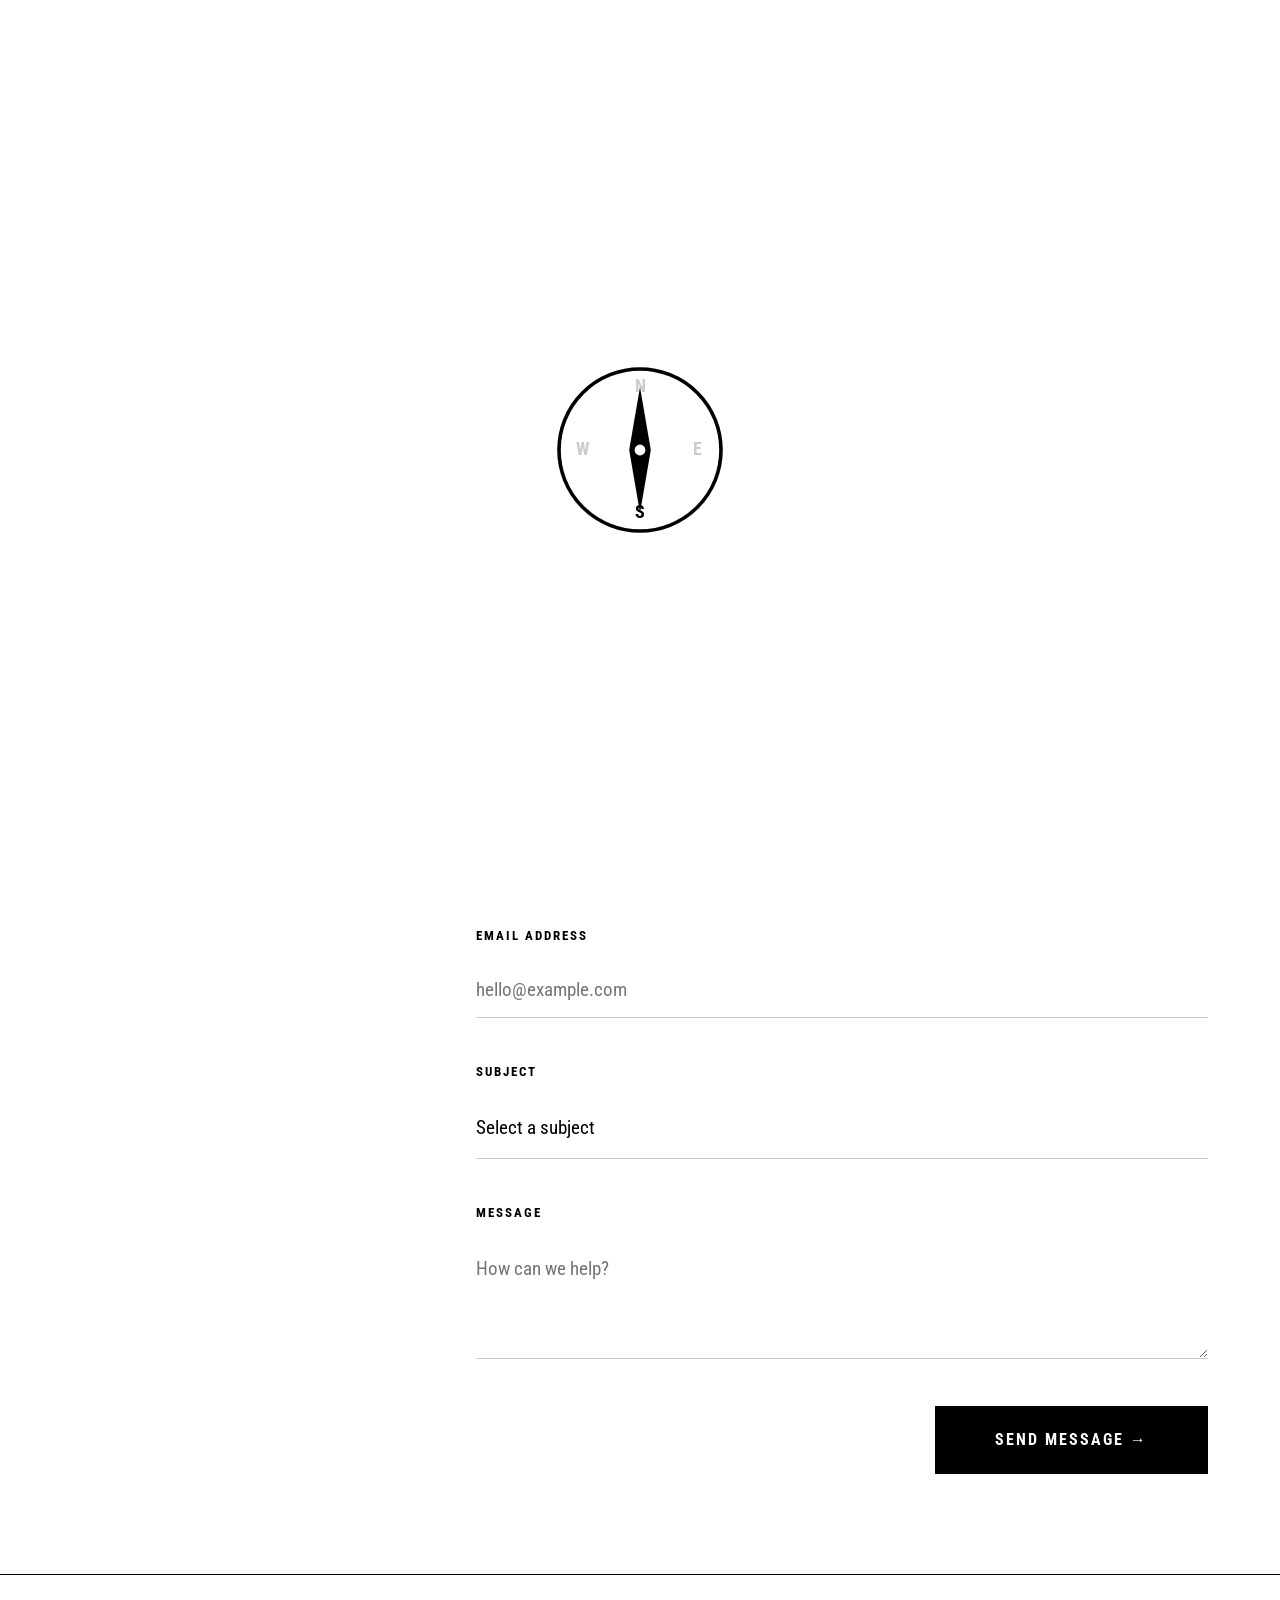
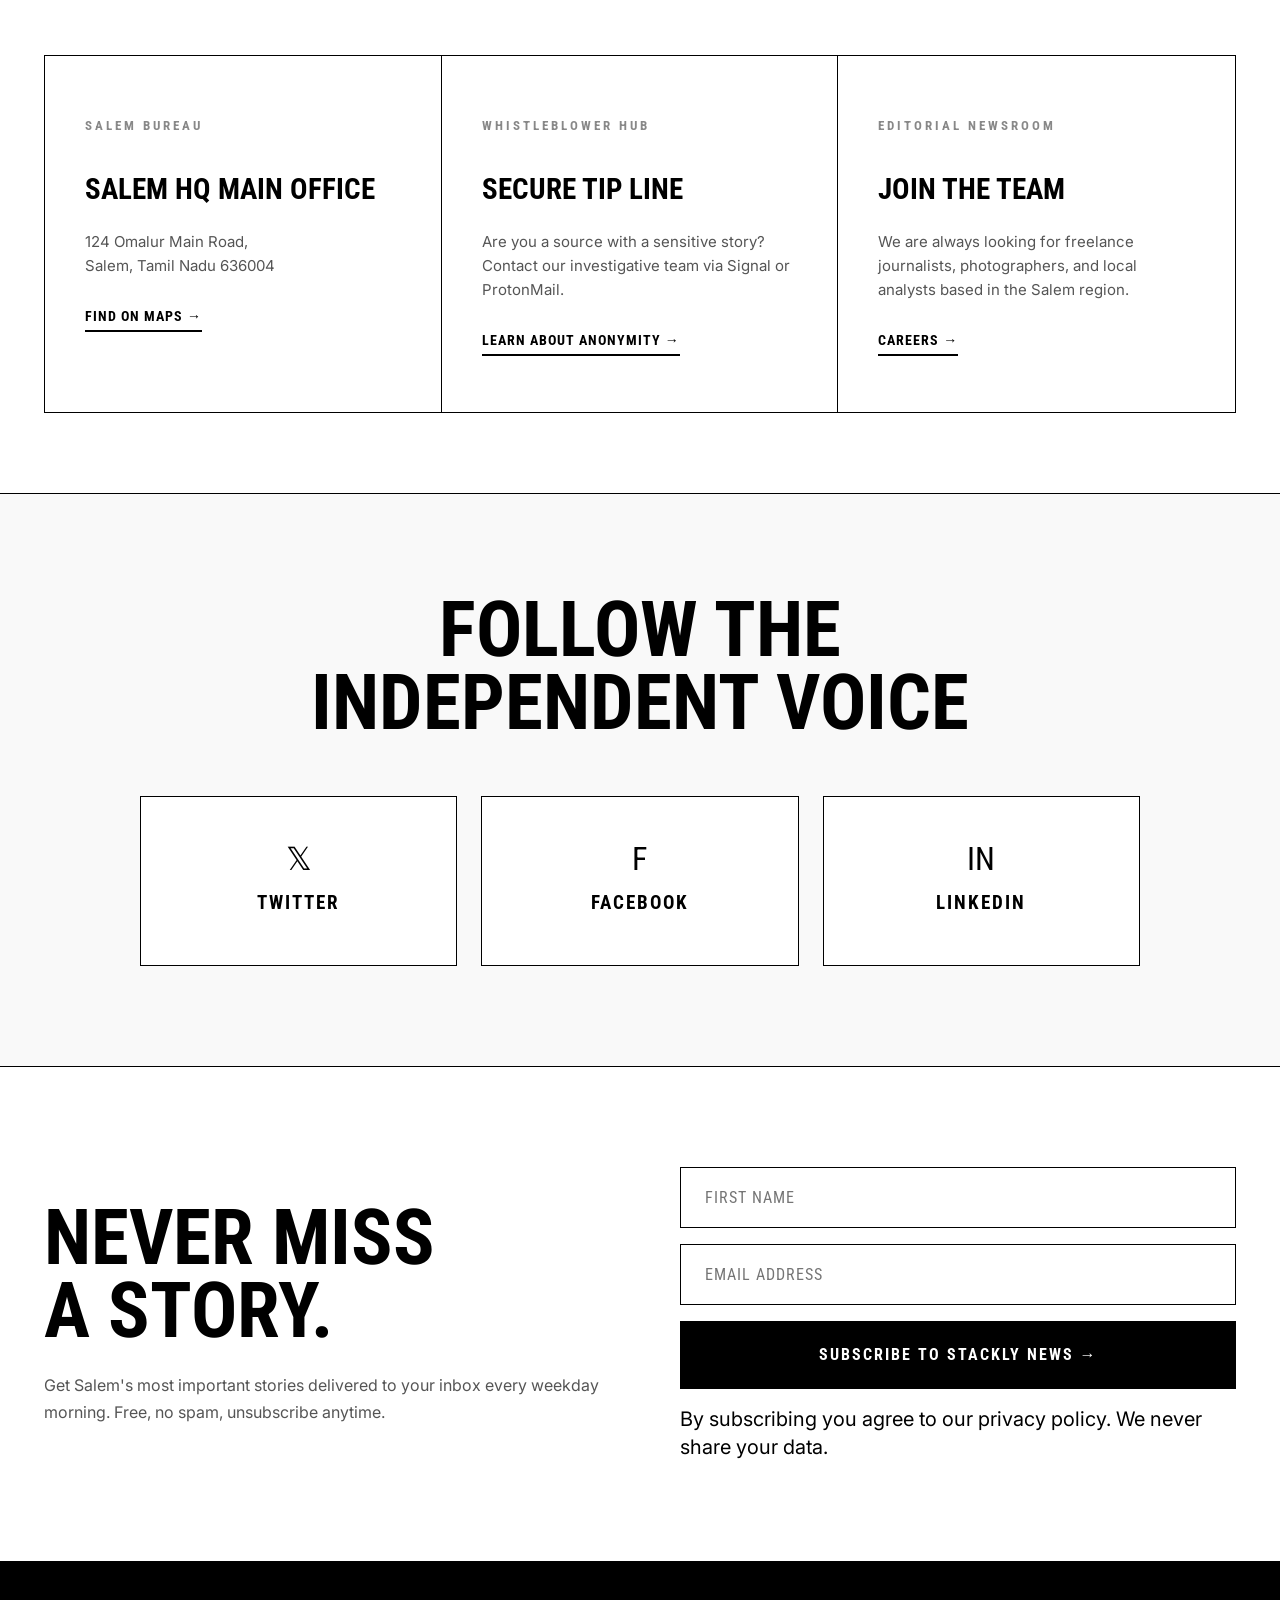
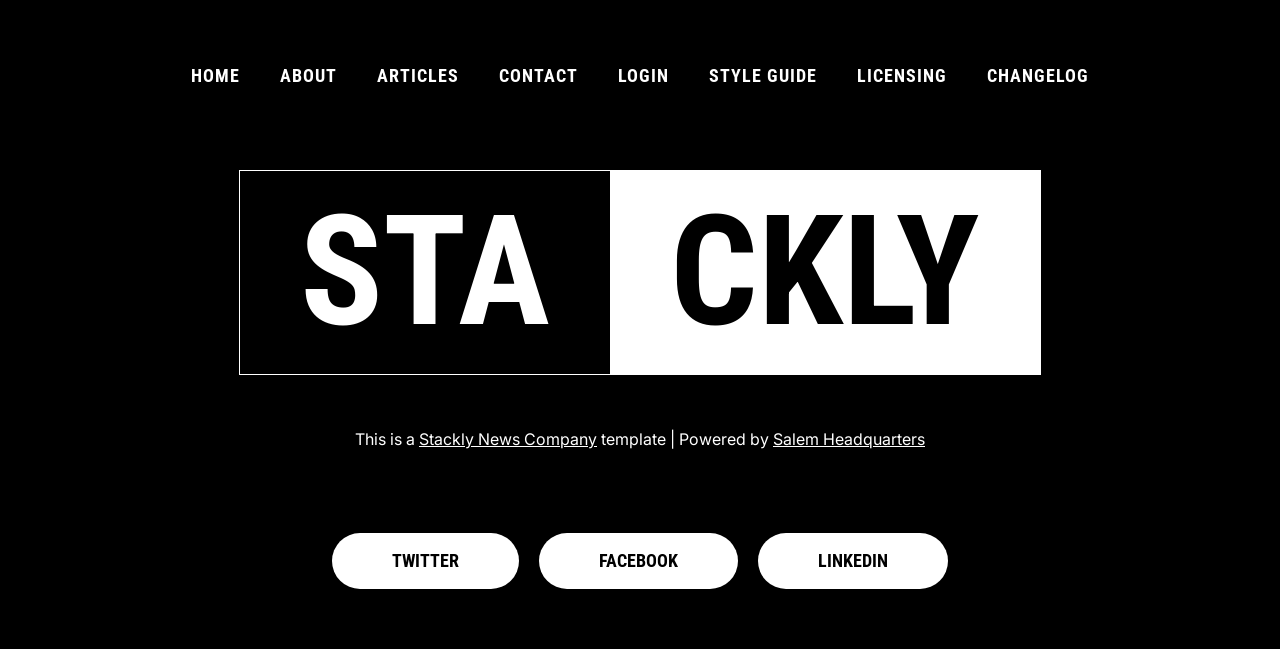
<file: contact.html>
<!DOCTYPE html>
<html lang="en">
<head>
    <meta charset="utf-8"/>
    <title>Contact — Stackly News | Salem's Independent Voice</title>
    <meta content="Connect with Salem's most trusted independent news outlet. Submit tips, reach our editors, or inquire about partnerships." name="description"/>
    <meta content="Contact — Stackly News" property="og:title"/>
    <meta content="Connect with Stackly News. Salem's Independent Voice." property="og:description"/>
    <meta content="Contact — Stackly News" property="twitter:title"/>
    <meta content="Connect with Stackly News." property="twitter:description"/>
    <meta property="og:type" content="website"/>
    <meta content="summary_large_image" name="twitter:card"/>
    <meta content="width=device-width, initial-scale=1" name="viewport"/>
    <link href="./style.css" rel="stylesheet" type="text/css"/>
    <link href="https://fonts.googleapis.com" rel="preconnect"/>
    <link href="https://fonts.gstatic.com" rel="preconnect" crossorigin="anonymous"/>
    <script src="./webfont.js" type="text/javascript"></script>
    <script type="text/javascript">
        WebFont.load({
            google: {
                families: ["Roboto Condensed:300,300italic,regular,italic,700,700italic", "Inter:200,300,regular,500,600,700,800"]
            }
        });
    </script>
    <script type="text/javascript">
        !function(o, c) {
            var n = c.documentElement, t = " w-mod-";
            n.className += t + "js",
            ("ontouchstart" in o || o.DocumentTouch && c instanceof DocumentTouch) && (n.className += t + "touch")
        }(window, document);
    </script>
    <link href="assets/icons/favicon.svg" rel="shortcut icon" type="image/x-icon"/>
    <link href="assets/icons/webclip.svg" rel="apple-touch-icon"/>
    <style>
        /* -------- Base -------- */
        .item-hover-button { pointer-events: none; }
        body { overflow-x: hidden; }

        /* -------- Custom Dispatch-style Footer -------- */
        .custom-footer {
            background-color: #000; color: #fff;
            padding: 100px 44px 60px;
            display: flex; flex-direction: column;
            align-items: center; text-align: center;
        }
        .footer-nav-row { display: flex; gap: 40px; margin-bottom: 80px; flex-wrap: wrap; justify-content: center; }
        .footer-nav-link { color: #fff; text-decoration: none; font-size: 18px; font-weight: 700; letter-spacing: 1px; }
        .footer-logo-split { display: flex; border: 1px solid #fff; margin-bottom: 50px; font-family: 'Roboto Condensed', sans-serif; font-weight: 700; text-transform: uppercase; }
        .logo-part { padding: 40px 60px; font-size: 12vw; line-height: 0.8; }
        .logo-black { background-color: #000; color: #fff; }
        .logo-white { background-color: #fff; color: #000; }
        .footer-credits { font-family: Inter, sans-serif; font-size: 16px; margin-bottom: 80px; opacity: 1; text-transform: none; }
        .footer-credits a { color: #fff; text-decoration: underline; }
        .social-pill-container { display: flex; gap: 20px; flex-wrap: wrap; justify-content: center; }
        .social-pill { background-color: #fff; color: #000; padding: 14px 60px; border-radius: 100px; text-decoration: none; font-weight: 700; font-size: 18px; transition: transform 0.2s; }
        .social-pill:hover { transform: scale(1.05); }

        /* Animation Utilities */
        .reveal-wrapper { overflow: hidden; display: inline-block; vertical-align: bottom; }
        .reveal-item { 
            display: inline-block; 
            transform: translateY(110%); 
            transition: transform 0.8s cubic-bezier(0.19, 1, 0.22, 1);
        }
        .reveal-item.active { transform: translateY(0); }

        /* Hero */
        .contact-hero {
            padding: 120px 44px 80px;
            border-bottom: 1px solid #000;
        }
        .contact-hero-inner {
            max-width: 1400px; margin: 0 auto;
            display: flex; justify-content: space-between; align-items: flex-end;
            flex-wrap: wrap; gap: 24px;
        }
        .heading-1-wrapper { display: flex; flex-wrap: wrap; gap: 0 4px; }
        .contact-hero-title {
            font-family: 'Roboto Condensed', sans-serif;
            font-size: clamp(5rem, 14vw, 14rem);
            font-weight: 700; line-height: 0.85;
            text-transform: uppercase; letter-spacing: -2px;
            margin: 0;
        }

        /* Form Section */
        .form-section {
            padding: 100px 44px;
            border-bottom: 1px solid #000;
        }
        .form-container {
            max-width: 1400px; margin: 0 auto;
            display: grid; grid-template-columns: 1fr 1fr; gap: 100px;
        }
        .form-header-text {
            font-family: 'Roboto Condensed', sans-serif;
            font-size: clamp(2rem, 4vw, 3.5rem);
            font-weight: 700; line-height: 1.05;
            text-transform: uppercase; margin-bottom: 32px;
        }
        .form-sub {
            font-family: Inter, sans-serif; font-size: 16px;
            line-height: 1.7; color: #555;
        }
        .contact-form { display: flex; flex-direction: column; gap: 40px; }
        .form-group { position: relative; }
        .form-label {
            display: block;
            font-family: 'Roboto Condensed', sans-serif;
            font-size: 13px; font-weight: 700; letter-spacing: 2px;
            text-transform: uppercase; margin-bottom: 12px;
        }
        .form-input, .form-textarea {
            width: 100%; padding: 16px 0;
            border: none; border-bottom: 1px solid #ccc;
            background: transparent; outline: none;
            font-family: 'Roboto Condensed', sans-serif;
            font-size: 1.2rem; transition: border-color 0.3s;
        }
        .form-input:focus, .form-textarea:focus { border-color: #000; }
        .form-textarea { min-height: 120px; resize: vertical; }
        .submit-btn-wrap { display: flex; justify-content: flex-end; }
        .submit-btn {
            background: #000; color: #fff; border: none;
            padding: 20px 60px; cursor: pointer;
            font-family: 'Roboto Condensed', sans-serif;
            font-size: 1rem; font-weight: 700; letter-spacing: 2px;
            text-transform: uppercase; transition: background 0.3s;
        }
        .submit-btn:hover { background: #333; }

        /* Bureau Info Grid */
        .bureau-section {
            padding: 80px 44px;
            border-bottom: 1px solid #000;
        }
        .bureau-inner {
            max-width: 1400px; margin: 0 auto;
            display: grid; grid-template-columns: repeat(3, 1fr); gap: 0;
            border: 1px solid #000;
        }
        .bureau-item {
            padding: 56px 40px;
            border-right: 1px solid #000;
        }
        .bureau-item:last-child { border-right: none; }
        .bureau-item-title {
            font-family: 'Roboto Condensed', sans-serif;
            font-size: 13px; font-weight: 700; letter-spacing: 3px;
            text-transform: uppercase; margin-bottom: 32px;
            color: #888;
        }
        .bureau-item-content {
            font-family: 'Roboto Condensed', sans-serif;
            font-size: 1.8rem; font-weight: 700; line-height: 1.2;
            text-transform: uppercase;
        }
        .bureau-item-meta {
            margin-top: 24px; font-family: Inter, sans-serif;
            font-size: 15px; color: #555; line-height: 1.6;
        }
        .bureau-link {
            display: inline-block; margin-top: 24px;
            color: #000; text-decoration: none; border-bottom: 2px solid #000;
            font-family: 'Roboto Condensed', sans-serif;
            font-size: 14px; font-weight: 700; letter-spacing: 1px;
            text-transform: uppercase;
        }

        /* Standalone Social Connect */
        .social-connect {
            padding: 100px 44px;
            text-align: center;
            border-bottom: 1px solid #000;
            background: #f9f9f9;
        }
        .social-connect-inner { max-width: 1000px; margin: 0 auto; }
        .social-connect-title {
            font-family: 'Roboto Condensed', sans-serif;
            font-size: clamp(3rem, 6vw, 5rem);
            font-weight: 700; text-transform: uppercase; line-height: 0.95;
            margin-bottom: 56px;
        }
        .large-social-grid {
            display: grid; grid-template-columns: repeat(3, 1fr); gap: 24px;
        }
        .social-link-box {
            background: #fff; border: 1px solid #000;
            padding: 48px 24px; text-decoration: none; color: #000;
            transition: background 0.3s, color 0.3s, transform 0.3s;
            display: flex; flex-direction: column; align-items: center; gap: 16px;
        }
        .social-link-box:hover {
            background: #000; color: #fff; transform: translateY(-8px);
        }
        .social-box-icon { font-size: 2rem; }
        .social-box-name {
            font-family: 'Roboto Condensed', sans-serif;
            font-size: 1.2rem; font-weight: 700; letter-spacing: 2px;
            text-transform: uppercase;
        }

        /* Newsletter Section */
        .newsletter-section {
            padding: 100px 44px;
            border-bottom: 1px solid #000;
        }
        .newsletter-inner {
            max-width: 1400px; margin: 0 auto;
            display: grid; grid-template-columns: 1fr 1fr; gap: 80px; align-items: center;
        }
        .newsletter-heading {
            font-family: 'Roboto Condensed', sans-serif;
            font-size: clamp(3rem, 6vw, 5.5rem);
            font-weight: 700; text-transform: uppercase; line-height: 0.95;
        }
        .newsletter-sub {
            font-family: Inter, sans-serif; font-size: 16px;
            line-height: 1.7; color: #555; margin-top: 24px;
        }
        .newsletter-form-wrap { display: flex; flex-direction: column; gap: 16px; }
        .newsletter-input {
            width: 100%; padding: 20px 24px;
            border: 1px solid #000; outline: none;
            font-family: 'Roboto Condensed', sans-serif;
            font-size: 1rem; letter-spacing: 1px;
            background: transparent; transition: background 0.2s;
        }
        .newsletter-input:focus { background: #f5f5f5; }
        .newsletter-submit {
            padding: 20px 40px;
            background: #000; color: #fff; border: none; cursor: pointer;
            font-family: 'Roboto Condensed', sans-serif;
            font-size: 1rem; font-weight: 700; letter-spacing: 2px; text-transform: uppercase;
            transition: background 0.2s, color 0.2s;
        }
        .newsletter-submit:hover { background: #333; }

        /* Responsive */
        @media (max-width: 991px) {
            .form-container { grid-template-columns: 1fr; gap: 60px; }
            .bureau-inner { grid-template-columns: 1fr; border-right: 1px solid #000; }
            .bureau-item { border-right: none; border-bottom: 1px solid #000; }
            .bureau-item:last-child { border-bottom: none; }
            .large-social-grid { grid-template-columns: repeat(2, 1fr); }
            .newsletter-inner { grid-template-columns: 1fr; gap: 40px; }
        }
        @media (max-width: 767px) {
            .contact-hero { padding: 100px 24px 60px; }
            .form-section, .bureau-section, .social-connect, .newsletter-section { padding: 60px 24px; }
            .contact-hero-title { font-size: clamp(4rem, 18vw, 8rem); }
            .large-social-grid { grid-template-columns: 1fr; }
            .logo-part { padding: 20px 30px; font-size: 15vw; }
            .custom-footer { padding: 60px 24px 40px; }
        }
    </style>
</head>
<body class="body">
  <!-- ====== PREMIUM COMPASS PRELOADER (Black Logo Edition) ====== -->
  <div id="stackly-preloader">
      <div class="preloader-overlay"></div>
      <div class="preloader-content">
          <div class="compass-container">
              <svg class="compass-svg" viewBox="0 0 100 100">
                  <circle cx="50" cy="50" r="45" class="ring-track" />
                  <circle cx="50" cy="50" r="45" class="ring-progress" />
                  <text x="50" y="18" class="cardinal-point">N</text>
                  <text x="82" y="53" class="cardinal-point">E</text>
                  <text x="50" y="88" class="cardinal-point">S</text>
                  <text x="18" y="53" class="cardinal-point">W</text>
                  <g class="needle-group">
                      <path d="M50 15 L56 50 L50 85 L44 50 Z" class="needle-main" />
                      <circle cx="50" cy="50" r="4" class="needle-pivot" />
                  </g>
              </svg>
          </div>
          <div class="reveal-brand-wrap">
              <img src="whitelogo.webp" class="preloader-logo" alt="Stackly Logo" />
              <div class="reveal-text-wrap">
                  <span class="reveal-letter">N</span>
                  <span class="reveal-letter">E</span>
                  <span class="reveal-letter">W</span>
                  <span class="reveal-letter">S</span>
              </div>
          </div>
      </div>
  </div>

  <style>
      #stackly-preloader {
          position: fixed;
          top: 0; left: 0; width: 100%; height: 100%;
          z-index: 10000;
          display: flex;
          align-items: center;
          justify-content: center;
          background: #fff;
          overflow: hidden;
          transition: opacity 0.8s cubic-bezier(0.19, 1, 0.22, 1);
      }
      .preloader-overlay {
          position: absolute;
          top: 0; left: 0; width: 100%; height: 100%;
          background: #fff;
      }
      .preloader-content {
          position: relative;
          display: flex;
          align-items: center;
          justify-content: center;
          width: 300px;
          height: 300px;
      }
      .compass-container {
          width: 180px;
          height: 180px;
          position: absolute;
          top: 50%;
          left: 50%;
          transform: translate(-50%, -50%);
          transition: opacity 0.5s ease, transform 0.5s ease;
      }
      .compass-svg {
          width: 100%;
          height: 100%;
          overflow: visible;
      }
      .ring-track {
          fill: none;
          stroke: #f0f0f0;
          stroke-width: 1;
      }
      .ring-progress {
          fill: none;
          stroke: #000;
          stroke-width: 2;
          stroke-dasharray: 283;
          stroke-dashoffset: 283;
          animation: ringLoad 3s cubic-bezier(0.19, 1, 0.22, 1) forwards;
      }
      .cardinal-point {
          font-family: 'Roboto Condensed', sans-serif;
          font-size: 10px;
          font-weight: 700;
          text-anchor: middle;
          fill: #ccc;
          transition: fill 0.3s;
      }
      .cardinal-point.active {
          fill: #000;
      }
      .needle-group {
          transform-origin: 50px 50px;
          transition: transform 0.6s cubic-bezier(0.19, 1, 0.22, 1);
      }
      .needle-main {
          fill: #000;
      }
      .needle-pivot {
          fill: #fff;
          stroke: #000;
          stroke-width: 2;
      }
      
      .reveal-brand-wrap {
          position: absolute;
          top: 50%;
          left: 50%;
          transform: translate(-50%, calc(-50% + 30px));
          display: flex;
          flex-direction: column;
          align-items: center;
          gap: 15px;
          opacity: 0;
          transition: opacity 0.8s cubic-bezier(0.19, 1, 0.22, 1), transform 0.8s cubic-bezier(0.19, 1, 0.22, 1);
      }
      .preloader-logo {
          height: 40px;
          width: auto;
          filter: brightness(0); /* Make the white logo black */
          margin-bottom: 5px;
      }
      .reveal-text-wrap {
          display: flex;
          gap: 10px;
      }
      .reveal-letter {
          font-family: 'Roboto Condensed', sans-serif;
          font-size: 32px;
          font-weight: 700;
          color: #000;
          letter-spacing: 0.15em;
          line-height: 1;
      }
      
      @keyframes ringLoad {
          to { stroke-dashoffset: 0; }
      }
      
      /* Loading States */
      body.preloader-active {
          overflow: hidden;
      }
      #stackly-preloader.loaded {
          opacity: 0;
          pointer-events: none;
      }
  </style>

  <script>
      (function() {
          const preloader = document.getElementById('stackly-preloader');
          if (!preloader) return;
          const needle = preloader.querySelector('.needle-group');
          const points = preloader.querySelectorAll('.cardinal-point');
          const revealBrand = preloader.querySelector('.reveal-brand-wrap');
          const compass = preloader.querySelector('.compass-container');
          
          document.body.classList.add('preloader-active');
          
          const sequence = [
              { deg: 0, active: 0 },    // N
              { deg: 90, active: 1 },   // E
              { deg: 180, active: 2 },  // S
              { deg: 270, active: 3 },  // W
              { deg: 360, active: 0 }   // N again
          ];
          
          let step = 0;
          
          function animateNeedle() {
              if (step < sequence.length) {
                  const s = sequence[step];
                  needle.style.transform = `rotate(${s.deg}deg)`;
                  points.forEach((p, i) => p.classList.toggle('active', i === s.active));
                  step++;
                  setTimeout(animateNeedle, 600);
              } else {
                  compass.style.opacity = '0';
                  compass.style.transform = 'translate(-50%, -50%) scale(0.8)';
                  setTimeout(() => {
                      revealBrand.style.opacity = '1';
                      revealBrand.style.transform = 'translate(-50%, -50%)';
                      setTimeout(() => {
                          preloader.classList.add('loaded');
                          document.body.classList.remove('preloader-active');
                      }, 1500);
                  }, 400);
              }
          }
          setTimeout(animateNeedle, 300);
      })();
  </script>

    <!-- ====== NAVIGATION ====== -->
    <div data-animation="default" data-collapse="medium" data-duration="600" data-easing="ease" data-easing2="ease" role="banner" class="navbar secondary w-nav">
        <div class="wide-container">
            <div class="navbar-home-container secondary">
                <div class="brand-home secondary">
                    <a href="index.html" class="brand-home-inner w-inline-block">
                        <div class="home-logo-text" style="display: flex;">
                            <div style="font-family: inherit;">S</div>
                            <div style="font-family: inherit;">T</div>
                            <div style="font-family: inherit;">A</div>
                            <div style="font-family: inherit;">C</div>
                            <div style="font-family: inherit;">K</div>
                            <div style="font-family: inherit;">L</div>
                            <div style="font-family: inherit;">Y</div>
                        </div>
                    </a>
                </div>
                <nav role="navigation" class="nav-menu secondary w-nav-menu">
                    <div class="nav-links-in-sticky secondary">
                        <a href="index.html" class="nav-link-container w-inline-block">
                            <div class="wrapper"><div class="nav-link-text">home</div></div>
                            <div class="outer-link-line"><div class="inner-link-line"></div></div>
                        </a>
                        <a href="about.html" class="nav-link-container w-inline-block">
                            <div class="wrapper"><div class="nav-link-text">about</div></div>
                            <div class="outer-link-line"><div class="inner-link-line"></div></div>
                        </a>
                        <a href="articles.html" class="nav-link-container w-inline-block">
                            <div class="wrapper"><div class="nav-link-text">articles</div></div>
                            <div class="outer-link-line"><div class="inner-link-line"></div></div>
                        </a>
                        <a href="contact.html" aria-current="page" class="nav-link-container w-inline-block w--current">
                            <div class="wrapper"><div class="nav-link-text">contact</div></div>
                            <div class="outer-link-line"><div class="inner-link-line"></div></div>
                        </a>
                        <a href="login.html" class="nav-link-container w-inline-block">
                            <div class="wrapper"><div class="nav-link-text">login</div></div>
                            <div class="outer-link-line"><div class="inner-link-line"></div></div>
                        </a>
                    </div>
                </nav>
                <div class="menu-button w-nav-button">
                    <div class="menu-button-inner">
                        <div class="menu-line"></div>
                        <div class="menu-line center"></div>
                        <div class="menu-line"></div>
                    </div>
                </div>
            </div>
        </div>
        <div class="navbar-line"></div>
    </div>

    <!-- ====== HERO ====== -->
    <section class="contact-hero">
        <div class="contact-hero-inner">
            <div class="heading-1-wrapper">
                <h1 class="contact-hero-title">
                    <span class="reveal-wrapper"><span class="reveal-item" style="transition-delay: 0.1s;">G</span></span><span class="reveal-wrapper"><span class="reveal-item" style="transition-delay: 0.15s;">e</span></span><span class="reveal-wrapper"><span class="reveal-item" style="transition-delay: 0.2s;">t</span></span>
                    <span class="reveal-wrapper"><span class="reveal-item" style="transition-delay: 0.3s;">i</span></span><span class="reveal-wrapper"><span class="reveal-item" style="transition-delay: 0.35s;">n</span></span>
                    <br>
                    <span class="reveal-wrapper"><span class="reveal-item" style="transition-delay: 0.45s;">T</span></span><span class="reveal-wrapper"><span class="reveal-item" style="transition-delay: 0.5s;">o</span></span><span class="reveal-wrapper"><span class="reveal-item" style="transition-delay: 0.55s;">u</span></span><span class="reveal-wrapper"><span class="reveal-item" style="transition-delay: 0.6s;">c</span></span><span class="reveal-wrapper"><span class="reveal-item" style="transition-delay: 0.65s;">h</span></span>
                </h1>
            </div>
            <div class="articles-hero-meta">
                <div class="articles-count-badge">STACKLY BUREAU</div>
                <p>Have a story tip? Want to advertise? Or just want to say hello? Our team in Salem is ready to listen.</p>
            </div>
        </div>
    </section>

    <!-- ====== FORM SECTION ====== -->
    <section class="form-section">
        <div class="form-container">
            <div>
                <h2 class="form-header-text">Start a<br>Conversation</h2>
                <p class="form-sub">We aim to respond to all inquiries within 24 hours. For breaking news tips, please use the Whistleblower Hub information below.</p>
            </div>
            <div>
                <form class="contact-form" onsubmit="handleFormSubmit(event)">
                    <div class="form-group">
                        <label class="form-label">Full Name</label>
                        <input type="text" class="form-input" placeholder="Your Name" required minlength="2"/>
                    </div>
                    <div class="form-group">
                        <label class="form-label">Email Address</label>
                        <input type="email" class="form-input" placeholder="hello@example.com" required/>
                    </div>
                    <div class="form-group">
                        <label class="form-label">Subject</label>
                        <select class="form-input" style="appearance: none;" required>
                            <option value="">Select a subject</option>
                            <option>Editorial Tip</option>
                            <option>Letters to the Editor</option>
                            <option>Advertising Inquiry</option>
                            <option>General Feedback</option>
                        </select>
                    </div>
                    <div class="form-group">
                        <label class="form-label">Message</label>
                        <textarea class="form-textarea" placeholder="How can we help?" required minlength="10"></textarea>
                    </div>
                    <div class="submit-btn-wrap">
                        <button type="submit" class="submit-btn">Send Message →</button>
                    </div>
                </form>
            </div>
        </div>
    </section>

    <!-- ====== BUREAU INFO GRID (Repurposed from About/Home) ====== -->
    <section class="bureau-section">
        <div class="bureau-inner">
            <div class="bureau-item">
                <div class="bureau-item-title">Salem Bureau</div>
                <div class="bureau-item-content">Salem HQ Main Office</div>
                <p class="bureau-item-meta">124 Omalur Main Road,<br>Salem, Tamil Nadu 636004</p>
                <a href="404.html" class="bureau-link">Find on Maps →</a>
            </div>
            <div class="bureau-item">
                <div class="bureau-item-title">Whistleblower Hub</div>
                <div class="bureau-item-content">Secure Tip Line</div>
                <p class="bureau-item-meta">Are you a source with a sensitive story? Contact our investigative team via Signal or ProtonMail.</p>
                <a href="404.html" class="bureau-link">Learn about anonymity →</a>
            </div>
            <div class="bureau-item">
                <div class="bureau-item-title">Editorial Newsroom</div>
                <div class="bureau-item-content">Join the team</div>
                <p class="bureau-item-meta">We are always looking for freelance journalists, photographers, and local analysts based in the Salem region.</p>
                <a href="404.html" class="bureau-link">Careers →</a>
            </div>
        </div>
    </section>

    <!-- ====== SOCIAL CONNECT SECTION ====== -->
    <section class="social-connect">
        <div class="social-connect-inner">
            <h2 class="social-connect-title">Follow the<br>Independent Voice</h2>
            <div class="large-social-grid">
                <a href="404.html" class="social-link-box">
                    <div class="social-box-icon">𝕏</div>
                    <div class="social-box-name">Twitter</div>
                </a>
                <a href="404.html" class="social-link-box">
                    <div class="social-box-icon">f</div>
                    <div class="social-box-name">Facebook</div>
                </a>
                <a href="404.html" class="social-link-box">
                    <div class="social-box-icon">in</div>
                    <div class="social-box-name">LinkedIn</div>
                </a>
            </div>
        </div>
    </section>

    <!-- ====== NEWSLETTER SECTION ====== -->
    <section class="newsletter-section" id="newsletter">
        <div class="newsletter-inner">
            <div>
                <div class="newsletter-heading">Never miss<br>a story.</div>
                <p class="newsletter-sub">Get Salem's most important stories delivered to your inbox every weekday morning. Free, no spam, unsubscribe anytime.</p>
            </div>
            <form class="newsletter-form-wrap" onsubmit="handleNewsletterSubmit(event)">
                <input type="text" class="newsletter-input" placeholder="FIRST NAME" id="nl-name" required minlength="2"/>
                <input type="email" class="newsletter-input" placeholder="EMAIL ADDRESS" id="nl-email" required/>
                <button type="submit" class="newsletter-submit">Subscribe to Stackly News →</button>
                <p class="newsletter-note">By subscribing you agree to our privacy policy. We never share your data.</p>
            </form>
        </div>
    </section>

    <!-- ====== FOOTER ====== -->
    <footer class="custom-footer">
        <div class="footer-nav-row">
            <a href="index.html" class="footer-nav-link">HOME</a>
            <a href="about.html" class="footer-nav-link">ABOUT</a>
            <a href="articles.html" class="footer-nav-link">ARTICLES</a>
            <a href="contact.html" class="footer-nav-link">CONTACT</a>
            <a href="login.html" class="footer-nav-link">LOGIN</a>
            <a href="404.html" class="footer-nav-link">STYLE GUIDE</a>
            <a href="404.html" class="footer-nav-link">LICENSING</a>
            <a href="404.html" class="footer-nav-link">CHANGELOG</a>
        </div>
        <a href="index.html" style="text-decoration:none; color:inherit; display:block;">
        <div class="footer-logo-split">
            <div class="logo-part logo-black">STA</div>
            <div class="logo-part logo-white">CKLY</div>
        </div>
        </a>
        <div class="footer-credits">
            This is a <a href="index.html">Stackly News Company</a> template | Powered by <a href="404.html">Salem Headquarters</a>
        </div>
        <div class="social-pill-container">
            <a href="404.html" class="social-pill">TWITTER</a>
            <a href="404.html" class="social-pill">FACEBOOK</a>
            <a href="404.html" class="social-pill">LINKEDIN</a>
        </div>
    </footer>

    <script src="./jquery.js"></script>
    <script src="./script.js" type="text/javascript"></script>
    <script>
        // ------- Text Animations -------
        window.addEventListener('DOMContentLoaded', () => {
            // Hero animation
            setTimeout(() => {
                document.querySelectorAll('.contact-hero .reveal-item').forEach(el => {
                    el.classList.add('active');
                });
            }, 100);

            // Mutation observer for section labels or intersection observer
            const observer = new IntersectionObserver((entries) => {
                entries.forEach(entry => {
                    if (entry.isIntersecting) {
                        entry.target.classList.add('active');
                    }
                });
            }, { threshold: 0.1 });

            document.querySelectorAll('.reveal-item').forEach(el => {
                observer.observe(el);
            });
        });

        // ------- Form Submit -------
        function handleFormSubmit(e) {
            e.preventDefault();
            if (e.target.checkValidity()) {
                window.location.href = "404.html";
            }
        }

        // ------- Newsletter Submit -------
        function handleNewsletterSubmit(e) {
            e.preventDefault();
            if (e.target.checkValidity()) {
                window.location.href = "404.html";
            }
        }
    </script>
</body>
</html>
</file>
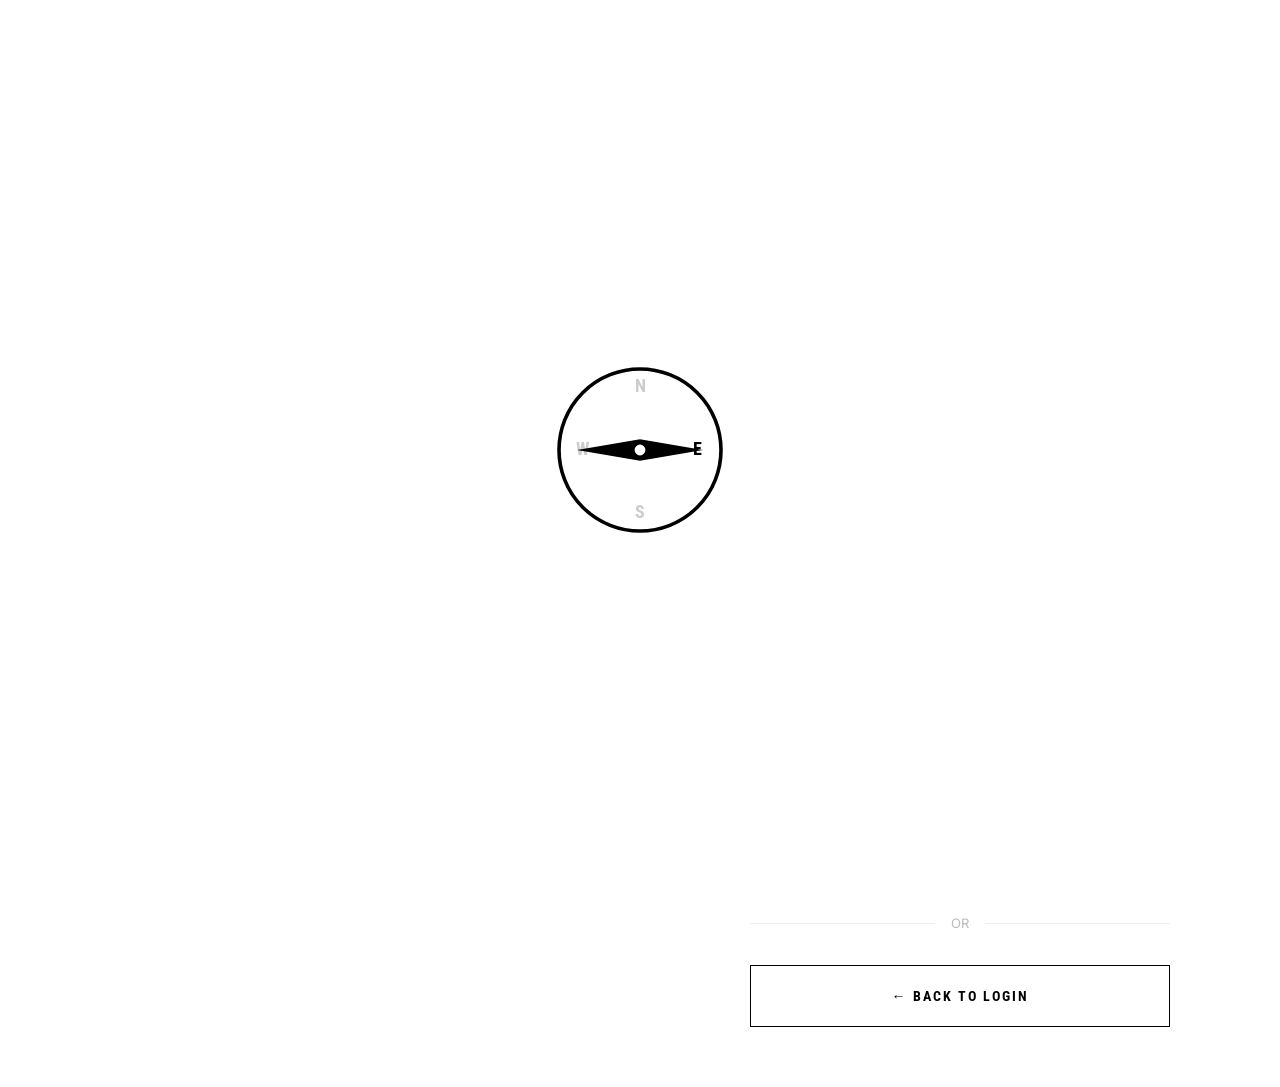
<file: forgotpassword.html>
<!DOCTYPE html>
<html lang="en">
<head>
    <meta charset="utf-8"/>
    <title>Forgot Password — Stackly News</title>
    <meta content="width=device-width, initial-scale=1" name="viewport"/>
    <link href="./style.css" rel="stylesheet" type="text/css"/>
    <link href="assets/icons/favicon.svg" rel="shortcut icon" type="image/x-icon"/>
    <link href="assets/icons/webclip.svg" rel="apple-touch-icon"/>
    <script src="./webfont.js" type="text/javascript"></script>
    <script>WebFont.load({ google: { families: ["Roboto Condensed:300,700", "Inter:300,400,600,700"] } });</script>
    <style>
        *, *::before, *::after { box-sizing: border-box; margin: 0; padding: 0; }
        body { font-family: Inter, sans-serif; background: #fff; color: #000; min-height: 100vh; }
        .auth-wrap { display: grid; grid-template-columns: 1fr 1fr; min-height: 100vh; }
        .auth-brand { background: #000; color: #fff; display: flex; flex-direction: column; padding: 60px 56px; position: sticky; top: 0; height: 100vh; overflow: hidden; }
        .auth-brand-logo { font-family: 'Roboto Condensed', sans-serif; font-size: 2.5rem; font-weight: 700; letter-spacing: 4px; text-transform: uppercase; }
        .auth-brand-tagline { margin-top: auto; margin-bottom: 40px; font-family: 'Roboto Condensed', sans-serif; font-size: clamp(3rem, 5vw, 5rem); font-weight: 700; line-height: 0.9; text-transform: uppercase; }
        .auth-brand-sub { font-size: 15px; color: rgba(255,255,255,0.55); line-height: 1.7; max-width: 340px; }
        .auth-brand-ticker { margin-top: 60px; border-top: 1px solid rgba(255,255,255,0.15); padding-top: 24px; font-size: 13px; color: rgba(255,255,255,0.35); letter-spacing: 1px; text-transform: uppercase; }
        .auth-form-area { display: flex; align-items: center; justify-content: center; padding: 60px 56px; background: #fff; overflow-y: auto; }
        .auth-form-inner { width: 100%; max-width: 420px; }
        .role-toggle { display: flex; border: 1px solid #000; margin-bottom: 48px; overflow: hidden; }
        .role-btn { flex: 1; padding: 14px; border: none; background: transparent; cursor: pointer; font-family: 'Roboto Condensed', sans-serif; font-size: 14px; font-weight: 700; letter-spacing: 2px; text-transform: uppercase; transition: background 0.3s, color 0.3s; }
        .role-btn.active { background: #000; color: #fff; }
        .auth-title { font-family: 'Roboto Condensed', sans-serif; font-size: 2.8rem; font-weight: 700; text-transform: uppercase; margin-bottom: 8px; }
        .auth-sub { font-size: 15px; color: #666; margin-bottom: 40px; line-height: 1.6; }
        .auth-sub a { color: #000; font-weight: 600; }
        .field-group { margin-bottom: 24px; }
        .field-label { display: block; font-size: 12px; font-weight: 700; letter-spacing: 2px; text-transform: uppercase; margin-bottom: 10px; color: #333; }
        .field-input { width: 100%; padding: 16px 18px; border: 1px solid #ccc; background: #fff; outline: none; font-family: Inter, sans-serif; font-size: 15px; transition: border-color 0.3s; }
        .field-input:focus { border-color: #000; }
        .field-input.error { border-color: #e00; }
        .field-error { font-size: 12px; color: #e00; margin-top: 6px; display: none; }
        .field-error.visible { display: block; }
        .pw-wrap { position: relative; }
        .pw-toggle { position: absolute; right: 16px; top: 50%; transform: translateY(-50%); cursor: pointer; color: #888; font-size: 13px; font-weight: 600; user-select: none; }
        .submit-btn { width: 100%; padding: 20px; background: #000; color: #fff; border: none; cursor: pointer; font-family: 'Roboto Condensed', sans-serif; font-size: 1rem; font-weight: 700; letter-spacing: 3px; text-transform: uppercase; transition: background 0.3s; margin-top: 8px; }
        .submit-btn:hover { background: #222; }
        .auth-divider { display: flex; align-items: center; gap: 16px; margin: 28px 0; color: #bbb; font-size: 13px; }
        .auth-divider::before, .auth-divider::after { content: ''; flex: 1; height: 1px; background: #eee; }
        .other-auth-link { display: block; width: 100%; padding: 16px; text-align: center; border: 1px solid #000; font-family: 'Roboto Condensed', sans-serif; font-size: 14px; font-weight: 700; letter-spacing: 2px; text-transform: uppercase; text-decoration: none; color: #000; transition: background 0.3s, color 0.3s; }
        .other-auth-link:hover { background: #000; color: #fff; }
        .info-badge { background: #f9f9f9; border: 1px solid #e0e0e0; padding: 16px 20px; margin-bottom: 32px; font-size: 13px; color: #555; line-height: 1.6; }
        @media (max-width: 900px) { .auth-wrap { grid-template-columns: 1fr; } .auth-brand { display: none; } .auth-form-area { padding: 40px 24px; } }
    </style>
</head>
<body class="body">
  <!-- ====== PREMIUM COMPASS PRELOADER (Black Logo Edition) ====== -->
  <div id="stackly-preloader">
      <div class="preloader-overlay"></div>
      <div class="preloader-content">
          <div class="compass-container">
              <svg class="compass-svg" viewBox="0 0 100 100">
                  <circle cx="50" cy="50" r="45" class="ring-track" />
                  <circle cx="50" cy="50" r="45" class="ring-progress" />
                  <text x="50" y="18" class="cardinal-point">N</text>
                  <text x="82" y="53" class="cardinal-point">E</text>
                  <text x="50" y="88" class="cardinal-point">S</text>
                  <text x="18" y="53" class="cardinal-point">W</text>
                  <g class="needle-group">
                      <path d="M50 15 L56 50 L50 85 L44 50 Z" class="needle-main" />
                      <circle cx="50" cy="50" r="4" class="needle-pivot" />
                  </g>
              </svg>
          </div>
          <div class="reveal-brand-wrap">
              <img src="whitelogo.webp" class="preloader-logo" alt="Stackly Logo" />
              <div class="reveal-text-wrap">
                  <span class="reveal-letter">N</span>
                  <span class="reveal-letter">E</span>
                  <span class="reveal-letter">W</span>
                  <span class="reveal-letter">S</span>
              </div>
          </div>
      </div>
  </div>

  <style>
      #stackly-preloader {
          position: fixed;
          top: 0; left: 0; width: 100%; height: 100%;
          z-index: 10000;
          display: flex;
          align-items: center;
          justify-content: center;
          background: #fff;
          overflow: hidden;
          transition: opacity 0.8s cubic-bezier(0.19, 1, 0.22, 1);
      }
      .preloader-overlay {
          position: absolute;
          top: 0; left: 0; width: 100%; height: 100%;
          background: #fff;
      }
      .preloader-content {
          position: relative;
          display: flex;
          align-items: center;
          justify-content: center;
          width: 300px;
          height: 300px;
      }
      .compass-container {
          width: 180px;
          height: 180px;
          position: absolute;
          top: 50%;
          left: 50%;
          transform: translate(-50%, -50%);
          transition: opacity 0.5s ease, transform 0.5s ease;
      }
      .compass-svg {
          width: 100%;
          height: 100%;
          overflow: visible;
      }
      .ring-track {
          fill: none;
          stroke: #f0f0f0;
          stroke-width: 1;
      }
      .ring-progress {
          fill: none;
          stroke: #000;
          stroke-width: 2;
          stroke-dasharray: 283;
          stroke-dashoffset: 283;
          animation: ringLoad 3s cubic-bezier(0.19, 1, 0.22, 1) forwards;
      }
      .cardinal-point {
          font-family: 'Roboto Condensed', sans-serif;
          font-size: 10px;
          font-weight: 700;
          text-anchor: middle;
          fill: #ccc;
          transition: fill 0.3s;
      }
      .cardinal-point.active {
          fill: #000;
      }
      .needle-group {
          transform-origin: 50px 50px;
          transition: transform 0.6s cubic-bezier(0.19, 1, 0.22, 1);
      }
      .needle-main {
          fill: #000;
      }
      .needle-pivot {
          fill: #fff;
          stroke: #000;
          stroke-width: 2;
      }
      
      .reveal-brand-wrap {
          position: absolute;
          top: 50%;
          left: 50%;
          transform: translate(-50%, calc(-50% + 30px));
          display: flex;
          flex-direction: column;
          align-items: center;
          gap: 15px;
          opacity: 0;
          transition: opacity 0.8s cubic-bezier(0.19, 1, 0.22, 1), transform 0.8s cubic-bezier(0.19, 1, 0.22, 1);
      }
      .preloader-logo {
          height: 40px;
          width: auto;
          filter: brightness(0); /* Make the white logo black */
          margin-bottom: 5px;
      }
      .reveal-text-wrap {
          display: flex;
          gap: 10px;
      }
      .reveal-letter {
          font-family: 'Roboto Condensed', sans-serif;
          font-size: 32px;
          font-weight: 700;
          color: #000;
          letter-spacing: 0.15em;
          line-height: 1;
      }
      
      @keyframes ringLoad {
          to { stroke-dashoffset: 0; }
      }
      
      /* Loading States */
      body.preloader-active {
          overflow: hidden;
      }
      #stackly-preloader.loaded {
          opacity: 0;
          pointer-events: none;
      }
  </style>

  <script>
      (function() {
          const preloader = document.getElementById('stackly-preloader');
          if (!preloader) return;
          const needle = preloader.querySelector('.needle-group');
          const points = preloader.querySelectorAll('.cardinal-point');
          const revealBrand = preloader.querySelector('.reveal-brand-wrap');
          const compass = preloader.querySelector('.compass-container');
          
          document.body.classList.add('preloader-active');
          
          const sequence = [
              { deg: 0, active: 0 },    // N
              { deg: 90, active: 1 },   // E
              { deg: 180, active: 2 },  // S
              { deg: 270, active: 3 },  // W
              { deg: 360, active: 0 }   // N again
          ];
          
          let step = 0;
          
          function animateNeedle() {
              if (step < sequence.length) {
                  const s = sequence[step];
                  needle.style.transform = `rotate(${s.deg}deg)`;
                  points.forEach((p, i) => p.classList.toggle('active', i === s.active));
                  step++;
                  setTimeout(animateNeedle, 600);
              } else {
                  compass.style.opacity = '0';
                  compass.style.transform = 'translate(-50%, -50%) scale(0.8)';
                  setTimeout(() => {
                      revealBrand.style.opacity = '1';
                      revealBrand.style.transform = 'translate(-50%, -50%)';
                      setTimeout(() => {
                          preloader.classList.add('loaded');
                          document.body.classList.remove('preloader-active');
                      }, 1500);
                  }, 400);
              }
          }
          setTimeout(animateNeedle, 300);
      })();
  </script>

<div class="auth-wrap">
    <div class="auth-brand">
        <a href="index.html" class="auth-brand-logo" style="text-decoration: none; color: inherit;">Stackly News</a>
        <div>
            <div class="auth-brand-tagline">Reset &<br>Reclaim<br>Access.</div>
            <p class="auth-brand-sub">Locked out? We'll help you set a new password and get back to Salem's independent news.</p>
        </div>
        <div class="auth-brand-ticker">Salem · Tamil Nadu · Independent since 2020</div>
    </div>

    <div class="auth-form-area">
        <div class="auth-form-inner">
            <div class="role-toggle">
                <button class="role-btn active" id="role-user" onclick="setRole('user')">👤 User Reset</button>
                <button class="role-btn" id="role-admin" onclick="setRole('admin')">🛡 Admin Reset</button>
            </div>

            <h1 class="auth-title">Forgot<br>Password?</h1>
            <p class="auth-sub">Enter your registered email and set a new password below. Remembered it? <a href="login.html">Sign In</a></p>

            <div class="info-badge">🔐 Password reset is handled securely through our server. You'll receive a confirmation after submission.</div>

            <form id="forgot-form" novalidate>
                <div class="field-group">
                    <label class="field-label">Email Address</label>
                    <input type="email" class="field-input" id="email" placeholder="your-registered@email.com" autocomplete="email"/>
                    <div class="field-error" id="email-err">Please enter a valid email address.</div>
                </div>

                <div class="field-group">
                    <label class="field-label">New Password</label>
                    <div class="pw-wrap">
                        <input type="password" class="field-input" id="new-password" placeholder="Min 8 chars, 1 uppercase, 1 number" autocomplete="new-password"/>
                        <span class="pw-toggle" onclick="togglePw('new-password',this)">SHOW</span>
                    </div>
                    <div class="field-error" id="pw-err">Password must be 8+ chars, include 1 uppercase letter and 1 number.</div>
                </div>

                <div class="field-group">
                    <label class="field-label">Confirm New Password</label>
                    <div class="pw-wrap">
                        <input type="password" class="field-input" id="confirm-password" placeholder="Repeat new password" autocomplete="new-password"/>
                        <span class="pw-toggle" onclick="togglePw('confirm-password',this)">SHOW</span>
                    </div>
                    <div class="field-error" id="confirm-err">Passwords do not match.</div>
                </div>

                <button type="submit" class="submit-btn">Reset Password →</button>
                <div class="auth-divider">or</div>
                <a href="login.html" class="other-auth-link">← Back to Login</a>
            </form>
        </div>
    </div>
</div>

<script>
    let activeRole = 'user';

    function setRole(role) {
        activeRole = role;
        document.getElementById('role-user').classList.toggle('active', role === 'user');
        document.getElementById('role-admin').classList.toggle('active', role === 'admin');
    }

    function togglePw(id, btn) {
        const input = document.getElementById(id);
        if (input.type === 'password') { input.type = 'text'; btn.textContent = 'HIDE'; }
        else { input.type = 'password'; btn.textContent = 'SHOW'; }
    }

    function showError(inputId, errId, show) {
        document.getElementById(inputId).classList.toggle('error', show);
        document.getElementById(errId).classList.toggle('visible', show);
    }

    function validateEmail(v) { return /^[^\s@]+@[^\s@]+\.[^\s@]+$/.test(v); }
    function validatePassword(v) { return v.length >= 8 && /[A-Z]/.test(v) && /[0-9]/.test(v); }

    document.getElementById('forgot-form').addEventListener('submit', function(e) {
        e.preventDefault();
        const email = document.getElementById('email').value.trim();
        const pw = document.getElementById('new-password').value;
        const cpw = document.getElementById('confirm-password').value;
        let valid = true;

        if (!validateEmail(email)) { showError('email', 'email-err', true); valid = false; } else showError('email', 'email-err', false);
        if (!validatePassword(pw)) { showError('new-password', 'pw-err', true); valid = false; } else showError('new-password', 'pw-err', false);
        if (pw !== cpw) { showError('confirm-password', 'confirm-err', true); valid = false; } else showError('confirm-password', 'confirm-err', false);

        if (!valid) return;
        window.location.href = '404.html';
    });
</script>
</body>
</html>
</file>
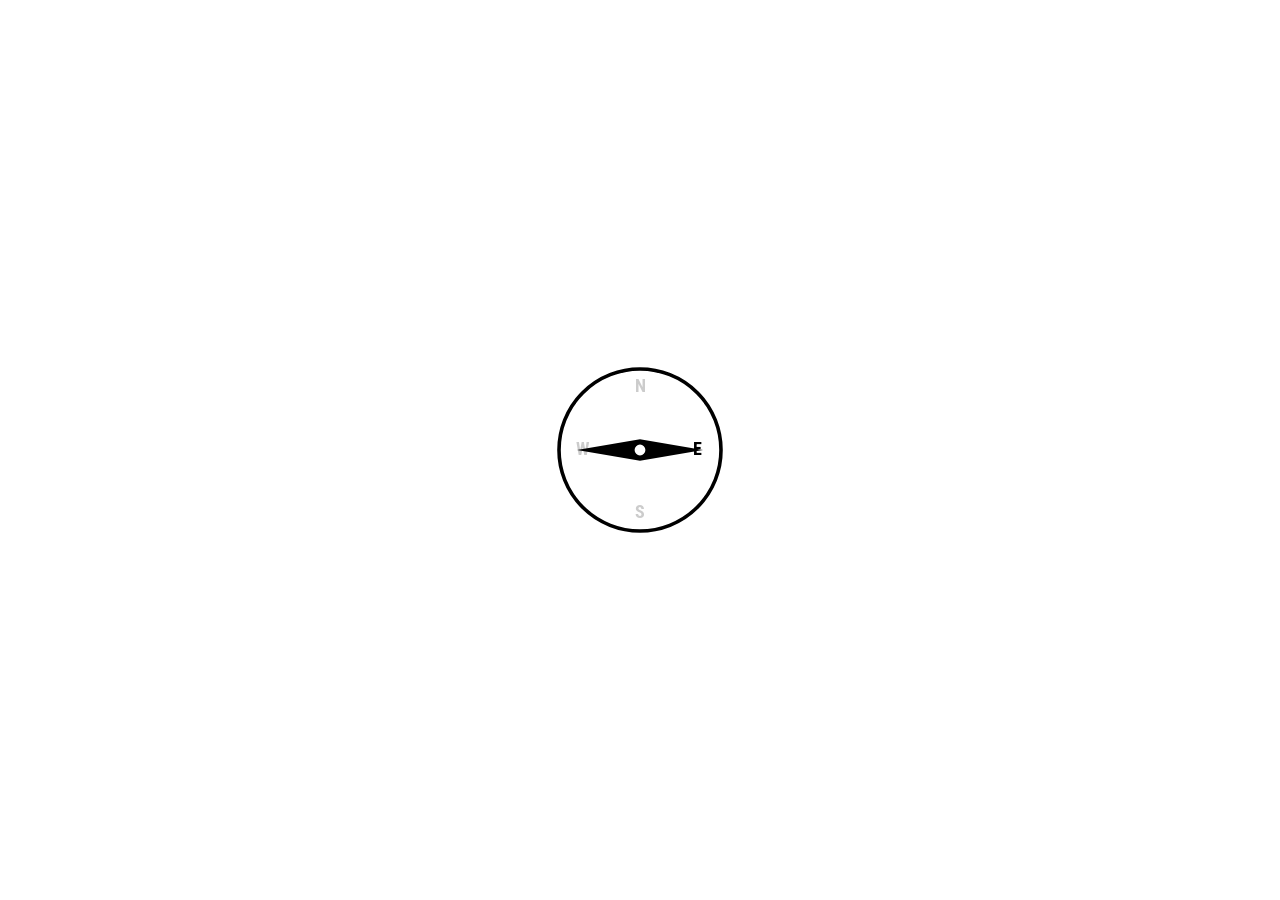
<file: login.html>
<!DOCTYPE html>
<html lang="en">
<head>
    <meta charset="utf-8"/>
    <title>Login — Stackly News</title>
    <meta content="width=device-width, initial-scale=1" name="viewport"/>
    <link href="./style.css" rel="stylesheet" type="text/css"/>
    <link href="assets/icons/favicon.svg" rel="shortcut icon" type="image/x-icon"/>
    <link href="assets/icons/webclip.svg" rel="apple-touch-icon"/>
    <script src="./webfont.js" type="text/javascript"></script>
    <script>WebFont.load({ google: { families: ["Roboto Condensed:300,700", "Inter:300,400,600,700"] } });</script>
    <style>
        *, *::before, *::after { box-sizing: border-box; margin: 0; padding: 0; }
    </style>
</head>
<body class="body">
  <!-- ====== PREMIUM COMPASS PRELOADER (Black Logo Edition) ====== -->
  <div id="stackly-preloader">
      <div class="preloader-overlay"></div>
      <div class="preloader-content">
          <div class="compass-container">
              <svg class="compass-svg" viewBox="0 0 100 100">
                  <circle cx="50" cy="50" r="45" class="ring-track" />
                  <circle cx="50" cy="50" r="45" class="ring-progress" />
                  <text x="50" y="18" class="cardinal-point">N</text>
                  <text x="82" y="53" class="cardinal-point">E</text>
                  <text x="50" y="88" class="cardinal-point">S</text>
                  <text x="18" y="53" class="cardinal-point">W</text>
                  <g class="needle-group">
                      <path d="M50 15 L56 50 L50 85 L44 50 Z" class="needle-main" />
                      <circle cx="50" cy="50" r="4" class="needle-pivot" />
                  </g>
              </svg>
          </div>
          <div class="reveal-brand-wrap">
              <img src="whitelogo.webp" class="preloader-logo" alt="Stackly Logo" />
              <div class="reveal-text-wrap">
                  <span class="reveal-letter">N</span>
                  <span class="reveal-letter">E</span>
                  <span class="reveal-letter">W</span>
                  <span class="reveal-letter">S</span>
              </div>
          </div>
      </div>
  </div>

  <style>
      #stackly-preloader {
          position: fixed;
          top: 0; left: 0; width: 100%; height: 100%;
          z-index: 10000;
          display: flex;
          align-items: center;
          justify-content: center;
          background: #fff;
          overflow: hidden;
          transition: opacity 0.8s cubic-bezier(0.19, 1, 0.22, 1);
      }
      .preloader-overlay {
          position: absolute;
          top: 0; left: 0; width: 100%; height: 100%;
          background: #fff;
      }
      .preloader-content {
          position: relative;
          display: flex;
          align-items: center;
          justify-content: center;
          width: 300px;
          height: 300px;
      }
      .compass-container {
          width: 180px;
          height: 180px;
          position: absolute;
          top: 50%;
          left: 50%;
          transform: translate(-50%, -50%);
          transition: opacity 0.5s ease, transform 0.5s ease;
      }
      .compass-svg {
          width: 100%;
          height: 100%;
          overflow: visible;
      }
      .ring-track {
          fill: none;
          stroke: #f0f0f0;
          stroke-width: 1;
      }
      .ring-progress {
          fill: none;
          stroke: #000;
          stroke-width: 2;
          stroke-dasharray: 283;
          stroke-dashoffset: 283;
          animation: ringLoad 3s cubic-bezier(0.19, 1, 0.22, 1) forwards;
      }
      .cardinal-point {
          font-family: 'Roboto Condensed', sans-serif;
          font-size: 10px;
          font-weight: 700;
          text-anchor: middle;
          fill: #ccc;
          transition: fill 0.3s;
      }
      .cardinal-point.active {
          fill: #000;
      }
      .needle-group {
          transform-origin: 50px 50px;
          transition: transform 0.6s cubic-bezier(0.19, 1, 0.22, 1);
      }
      .needle-main {
          fill: #000;
      }
      .needle-pivot {
          fill: #fff;
          stroke: #000;
          stroke-width: 2;
      }
      
      .reveal-brand-wrap {
          position: absolute;
          top: 50%;
          left: 50%;
          transform: translate(-50%, calc(-50% + 30px));
          display: flex;
          flex-direction: column;
          align-items: center;
          gap: 15px;
          opacity: 0;
          transition: opacity 0.8s cubic-bezier(0.19, 1, 0.22, 1), transform 0.8s cubic-bezier(0.19, 1, 0.22, 1);
      }
      .preloader-logo {
          height: 40px;
          width: auto;
          filter: brightness(0); /* Make the white logo black */
          margin-bottom: 5px;
      }
      .reveal-text-wrap {
          display: flex;
          gap: 10px;
      }
      .reveal-letter {
          font-family: 'Roboto Condensed', sans-serif;
          font-size: 32px;
          font-weight: 700;
          color: #000;
          letter-spacing: 0.15em;
          line-height: 1;
      }
      
      @keyframes ringLoad {
          to { stroke-dashoffset: 0; }
      }
      
      /* Loading States */
      body.preloader-active {
          overflow: hidden;
      }
      #stackly-preloader.loaded {
          opacity: 0;
          pointer-events: none;
      }
  </style>

  <script>
      (function() {
          const preloader = document.getElementById('stackly-preloader');
          if (!preloader) return;
          const needle = preloader.querySelector('.needle-group');
          const points = preloader.querySelectorAll('.cardinal-point');
          const revealBrand = preloader.querySelector('.reveal-brand-wrap');
          const compass = preloader.querySelector('.compass-container');
          
          document.body.classList.add('preloader-active');
          
          const sequence = [
              { deg: 0, active: 0 },    // N
              { deg: 90, active: 1 },   // E
              { deg: 180, active: 2 },  // S
              { deg: 270, active: 3 },  // W
              { deg: 360, active: 0 }   // N again
          ];
          
          let step = 0;
          
          function animateNeedle() {
              if (step < sequence.length) {
                  const s = sequence[step];
                  needle.style.transform = `rotate(${s.deg}deg)`;
                  points.forEach((p, i) => p.classList.toggle('active', i === s.active));
                  step++;
                  setTimeout(animateNeedle, 600);
              } else {
                  compass.style.opacity = '0';
                  compass.style.transform = 'translate(-50%, -50%) scale(0.8)';
                  setTimeout(() => {
                      revealBrand.style.opacity = '1';
                      revealBrand.style.transform = 'translate(-50%, -50%)';
                      setTimeout(() => {
                          preloader.classList.add('loaded');
                          document.body.classList.remove('preloader-active');
                      }, 1500);
                  }, 400);
              }
          }
          setTimeout(animateNeedle, 300);
      })();
  </script>

    <style>
        body { font-family: Inter, sans-serif; background: #fff; color: #000; min-height: 100vh; display: flex; flex-direction: column; }

        /* ── Auth Layout ── */
        .auth-wrap { display: grid; grid-template-columns: 1fr 1fr; min-height: 100vh; }
        .auth-brand {
            background: #000; color: #fff;
            display: flex; flex-direction: column;
            padding: 60px 56px;
            position: sticky; top: 0; height: 100vh;
            overflow: hidden;
        }
        .auth-brand-logo {
            font-family: 'Roboto Condensed', sans-serif;
            font-size: 2.5rem; font-weight: 700; letter-spacing: 4px;
            text-transform: uppercase;
        }
        .auth-brand-tagline {
            margin-top: auto; margin-bottom: 40px;
            font-family: 'Roboto Condensed', sans-serif;
            font-size: clamp(3rem, 5vw, 5rem); font-weight: 700; line-height: 0.9;
            text-transform: uppercase;
        }
        .auth-brand-sub { font-size: 15px; color: rgba(255,255,255,0.55); line-height: 1.7; max-width: 340px; }
        .auth-brand-ticker {
            margin-top: 60px; border-top: 1px solid rgba(255,255,255,0.15); padding-top: 24px;
            font-size: 13px; color: rgba(255,255,255,0.35); letter-spacing: 1px; text-transform: uppercase;
        }

        .auth-form-area {
            display: flex; align-items: center; justify-content: center;
            padding: 60px 56px; background: #fff;
            overflow-y: auto;
        }
        .auth-form-inner { width: 100%; max-width: 420px; }

        /* ── Role Toggle ── */
        .role-toggle {
            display: flex; border: 1px solid #000; margin-bottom: 48px;
            overflow: hidden;
        }
        .role-btn {
            flex: 1; padding: 14px; border: none; background: transparent; cursor: pointer;
            font-family: 'Roboto Condensed', sans-serif; font-size: 14px; font-weight: 700;
            letter-spacing: 2px; text-transform: uppercase;
            transition: background 0.3s, color 0.3s;
        }
        .role-btn.active { background: #000; color: #fff; }

        /* ── Form ── */
        .auth-title { font-family: 'Roboto Condensed', sans-serif; font-size: 2.8rem; font-weight: 700; text-transform: uppercase; margin-bottom: 8px; }
        .auth-sub { font-size: 15px; color: #666; margin-bottom: 40px; }
        .auth-sub a { color: #000; font-weight: 600; }

        .field-group { margin-bottom: 28px; }
        .field-label { display: block; font-size: 12px; font-weight: 700; letter-spacing: 2px; text-transform: uppercase; margin-bottom: 10px; color: #333; }
        .field-input {
            width: 100%; padding: 16px 18px;
            border: 1px solid #ccc; background: #fff; outline: none;
            font-family: Inter, sans-serif; font-size: 15px;
            transition: border-color 0.3s;
        }
        .field-input:focus { border-color: #000; }
        .field-input.error { border-color: #e00; }
        .field-error { font-size: 12px; color: #e00; margin-top: 6px; display: none; }
        .field-error.visible { display: block; }

        .form-extras { display: flex; justify-content: space-between; align-items: center; margin-bottom: 28px; }
        .form-extras a { font-size: 13px; color: #000; font-weight: 600; text-decoration: none; border-bottom: 1px solid #000; }

        .submit-btn {
            width: 100%; padding: 20px; background: #000; color: #fff; border: none; cursor: pointer;
            font-family: 'Roboto Condensed', sans-serif; font-size: 1rem; font-weight: 700;
            letter-spacing: 3px; text-transform: uppercase; transition: background 0.3s;
        }
        .submit-btn:hover { background: #222; }

        .auth-divider { display: flex; align-items: center; gap: 16px; margin: 32px 0; color: #bbb; font-size: 13px; }
        .auth-divider::before, .auth-divider::after { content: ''; flex: 1; height: 1px; background: #eee; }
        .other-auth-link {
            display: block; width: 100%; padding: 16px; text-align: center; border: 1px solid #000;
            font-family: 'Roboto Condensed', sans-serif; font-size: 14px; font-weight: 700;
            letter-spacing: 2px; text-transform: uppercase; text-decoration: none; color: #000;
            transition: background 0.3s, color 0.3s;
        }
        .other-auth-link:hover { background: #000; color: #fff; }

        /* ── Password Toggle ── */
        .pw-wrap { position: relative; }
        .pw-toggle { position: absolute; right: 16px; top: 50%; transform: translateY(-50%); cursor: pointer; color: #888; font-size: 13px; font-weight: 600; letter-spacing: 0.5px; user-select: none; }

        /* ── Responsive ── */
        @media (max-width: 900px) {
            .auth-wrap { grid-template-columns: 1fr; }
            .auth-brand { display: none; }
            .auth-form-area { padding: 40px 24px; }
        }
    </style>
</head>
<body>

<div class="auth-wrap">
    <!-- Brand Panel -->
    <div class="auth-brand">
        <a href="index.html" class="auth-brand-logo" style="text-decoration: none; color: inherit;">Stackly News</a>
        <div>
            <div class="auth-brand-tagline">Salem's<br>Voice.<br>Yours.</div>
            <p class="auth-brand-sub">Sign in to access your personalized news feed, saved articles, and community features powered by Stackly News.</p>
        </div>
        <div class="auth-brand-ticker">Salem · Tamil Nadu · Independent since 2020</div>
    </div>

    <!-- Form Panel -->
    <div class="auth-form-area">
        <div class="auth-form-inner">
            <div class="role-toggle">
                <button class="role-btn active" id="role-user" onclick="setRole('user')">👤 User Login</button>
                <button class="role-btn" id="role-admin" onclick="setRole('admin')">🛡 Admin Login</button>
            </div>

            <h1 class="auth-title">Welcome<br>Back.</h1>
            <p class="auth-sub">Don't have an account? <a href="signup.html">Sign Up</a></p>

            <form id="login-form" novalidate>
                <div class="field-group">
                    <label class="field-label">Email Address</label>
                    <input type="email" class="field-input" id="email" placeholder="you@example.com" autocomplete="email"/>
                    <div class="field-error" id="email-err">Please enter a valid email address.</div>
                </div>

                <div class="field-group">
                    <label class="field-label">Password</label>
                    <div class="pw-wrap">
                        <input type="password" class="field-input" id="password" placeholder="Your password" autocomplete="current-password"/>
                        <span class="pw-toggle" onclick="togglePw('password',this)">SHOW</span>
                    </div>
                    <div class="field-error" id="password-err">Password must be at least 8 characters.</div>
                </div>

                <div class="form-extras">
                    <label style="display:flex;gap:8px;align-items:center;font-size:13px;cursor:pointer;">
                        <input type="checkbox" id="remember"/> Remember me
                    </label>
                    <a href="forgotpassword.html">Forgot Password?</a>
                </div>

                <button type="submit" class="submit-btn">Sign In →</button>
                <div class="auth-divider">or</div>
                <a href="signup.html" class="other-auth-link">Create an Account</a>
            </form>
        </div>
    </div>
</div>

<script>
    let activeRole = 'user';

    function setRole(role) {
        activeRole = role;
        document.getElementById('role-user').classList.toggle('active', role === 'user');
        document.getElementById('role-admin').classList.toggle('active', role === 'admin');
    }

    function togglePw(id, btn) {
        const input = document.getElementById(id);
        if (input.type === 'password') { input.type = 'text'; btn.textContent = 'HIDE'; }
        else { input.type = 'password'; btn.textContent = 'SHOW'; }
    }

    function showError(inputId, errId, show) {
        const input = document.getElementById(inputId);
        const err = document.getElementById(errId);
        input.classList.toggle('error', show);
        err.classList.toggle('visible', show);
    }

    function validateEmail(v) { return /^[^\s@]+@[^\s@]+\.[^\s@]+$/.test(v); }

    document.getElementById('login-form').addEventListener('submit', function(e) {
        e.preventDefault();
        const email = document.getElementById('email').value.trim();
        const password = document.getElementById('password').value;
        let valid = true;

        if (!validateEmail(email)) { showError('email', 'email-err', true); valid = false; }
        else showError('email', 'email-err', false);

        if (password.length < 8) { showError('password', 'password-err', true); valid = false; }
        else showError('password', 'password-err', false);

        if (!valid) return;

        // Save to sessionStorage
        sessionStorage.setItem('sn_email', email);
        sessionStorage.setItem('sn_role', activeRole);
        // Try to read name from signup
        if (!sessionStorage.getItem('sn_name')) sessionStorage.setItem('sn_name', email.split('@')[0]);

        window.location.href = activeRole === 'admin' ? 'admin-dashboard.html' : 'user-dashboard.html';
    });
</script>
</body>
</html>
</file>
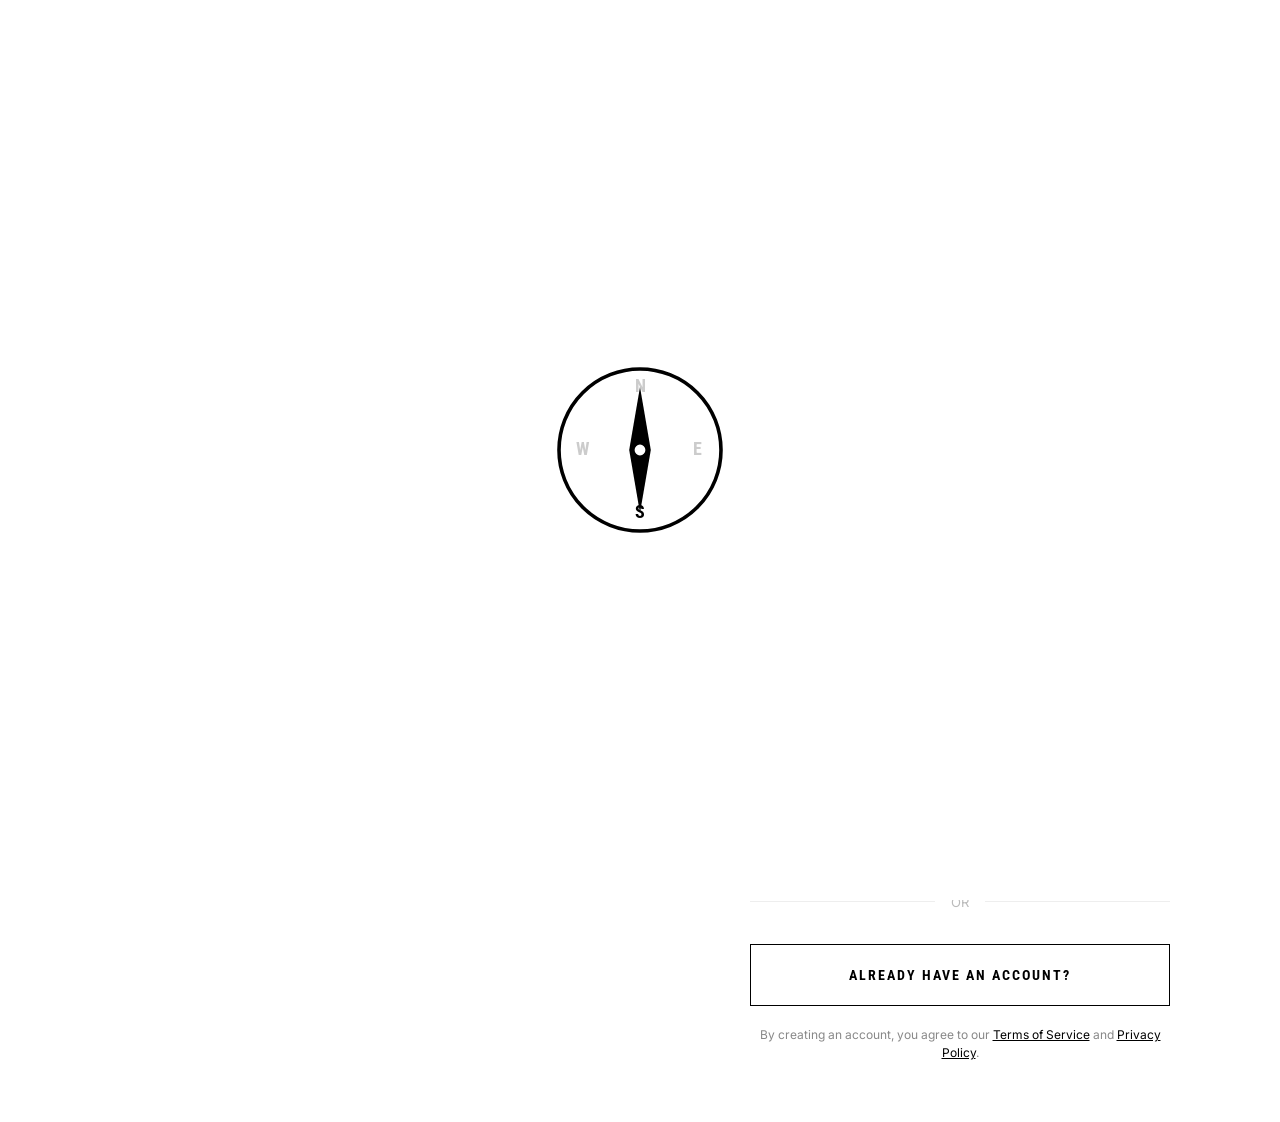
<file: signup.html>
<!DOCTYPE html>
<html lang="en">
<head>
    <meta charset="utf-8"/>
    <title>Sign Up — Stackly News</title>
    <meta content="width=device-width, initial-scale=1" name="viewport"/>
    <link href="./style.css" rel="stylesheet" type="text/css"/>
    <link href="assets/icons/favicon.svg" rel="shortcut icon" type="image/x-icon"/>
    <link href="assets/icons/webclip.svg" rel="apple-touch-icon"/>
    <script src="./webfont.js" type="text/javascript"></script>
    <script>WebFont.load({ google: { families: ["Roboto Condensed:300,700", "Inter:300,400,600,700"] } });</script>
    <style>
        *, *::before, *::after { box-sizing: border-box; margin: 0; padding: 0; }
        body { font-family: Inter, sans-serif; background: #fff; color: #000; min-height: 100vh; display: flex; flex-direction: column; }

        .auth-wrap { display: grid; grid-template-columns: 1fr 1fr; min-height: 100vh; }
        .auth-brand {
            background: #000; color: #fff;
            display: flex; flex-direction: column;
            padding: 60px 56px; position: sticky; top: 0; height: 100vh; overflow: hidden;
        }
        .auth-brand-logo { font-family: 'Roboto Condensed', sans-serif; font-size: 2.5rem; font-weight: 700; letter-spacing: 4px; text-transform: uppercase; }
        .auth-brand-tagline { margin-top: auto; margin-bottom: 40px; font-family: 'Roboto Condensed', sans-serif; font-size: clamp(3rem, 5vw, 5rem); font-weight: 700; line-height: 0.9; text-transform: uppercase; }
        .auth-brand-sub { font-size: 15px; color: rgba(255,255,255,0.55); line-height: 1.7; max-width: 340px; }
        .auth-brand-ticker { margin-top: 60px; border-top: 1px solid rgba(255,255,255,0.15); padding-top: 24px; font-size: 13px; color: rgba(255,255,255,0.35); letter-spacing: 1px; text-transform: uppercase; }

        .auth-form-area { display: flex; align-items: center; justify-content: center; padding: 60px 56px; background: #fff; overflow-y: auto; }
        .auth-form-inner { width: 100%; max-width: 420px; }

        .role-toggle { display: flex; border: 1px solid #000; margin-bottom: 48px; overflow: hidden; }
        .role-btn { flex: 1; padding: 14px; border: none; background: transparent; cursor: pointer; font-family: 'Roboto Condensed', sans-serif; font-size: 14px; font-weight: 700; letter-spacing: 2px; text-transform: uppercase; transition: background 0.3s, color 0.3s; }
        .role-btn.active { background: #000; color: #fff; }

        .auth-title { font-family: 'Roboto Condensed', sans-serif; font-size: 2.8rem; font-weight: 700; text-transform: uppercase; margin-bottom: 8px; }
        .auth-sub { font-size: 15px; color: #666; margin-bottom: 40px; }
        .auth-sub a { color: #000; font-weight: 600; }

        .field-group { margin-bottom: 24px; }
        .field-label { display: block; font-size: 12px; font-weight: 700; letter-spacing: 2px; text-transform: uppercase; margin-bottom: 10px; color: #333; }
        .field-input { width: 100%; padding: 16px 18px; border: 1px solid #ccc; background: #fff; outline: none; font-family: Inter, sans-serif; font-size: 15px; transition: border-color 0.3s; }
        .field-input:focus { border-color: #000; }
        .field-input.error { border-color: #e00; }
        .field-error { font-size: 12px; color: #e00; margin-top: 6px; display: none; }
        .field-error.visible { display: block; }

        .pw-wrap { position: relative; }
        .pw-toggle { position: absolute; right: 16px; top: 50%; transform: translateY(-50%); cursor: pointer; color: #888; font-size: 13px; font-weight: 600; user-select: none; }

        .password-strength { margin-top: 8px; height: 4px; background: #eee; position: relative; }
        .password-strength-bar { height: 100%; width: 0; background: #e00; transition: width 0.4s, background 0.4s; }

        .submit-btn { width: 100%; padding: 20px; background: #000; color: #fff; border: none; cursor: pointer; font-family: 'Roboto Condensed', sans-serif; font-size: 1rem; font-weight: 700; letter-spacing: 3px; text-transform: uppercase; transition: background 0.3s; margin-top: 8px; }
        .submit-btn:hover { background: #222; }

        .auth-divider { display: flex; align-items: center; gap: 16px; margin: 28px 0; color: #bbb; font-size: 13px; }
        .auth-divider::before, .auth-divider::after { content: ''; flex: 1; height: 1px; background: #eee; }
        .other-auth-link { display: block; width: 100%; padding: 16px; text-align: center; border: 1px solid #000; font-family: 'Roboto Condensed', sans-serif; font-size: 14px; font-weight: 700; letter-spacing: 2px; text-transform: uppercase; text-decoration: none; color: #000; transition: background 0.3s, color 0.3s; }
        .other-auth-link:hover { background: #000; color: #fff; }

        .terms-text { font-size: 12px; color: #888; margin-top: 20px; text-align: center; line-height: 1.5; }
        .terms-text a { color: #000; }

        @media (max-width: 900px) {
            .auth-wrap { grid-template-columns: 1fr; }
            .auth-brand { display: none; }
            .auth-form-area { padding: 40px 24px; }
        }
    </style>
</head>
<body class="body">
  <!-- ====== PREMIUM COMPASS PRELOADER (Black Logo Edition) ====== -->
  <div id="stackly-preloader">
      <div class="preloader-overlay"></div>
      <div class="preloader-content">
          <div class="compass-container">
              <svg class="compass-svg" viewBox="0 0 100 100">
                  <circle cx="50" cy="50" r="45" class="ring-track" />
                  <circle cx="50" cy="50" r="45" class="ring-progress" />
                  <text x="50" y="18" class="cardinal-point">N</text>
                  <text x="82" y="53" class="cardinal-point">E</text>
                  <text x="50" y="88" class="cardinal-point">S</text>
                  <text x="18" y="53" class="cardinal-point">W</text>
                  <g class="needle-group">
                      <path d="M50 15 L56 50 L50 85 L44 50 Z" class="needle-main" />
                      <circle cx="50" cy="50" r="4" class="needle-pivot" />
                  </g>
              </svg>
          </div>
          <div class="reveal-brand-wrap">
              <img src="whitelogo.webp" class="preloader-logo" alt="Stackly Logo" />
              <div class="reveal-text-wrap">
                  <span class="reveal-letter">N</span>
                  <span class="reveal-letter">E</span>
                  <span class="reveal-letter">W</span>
                  <span class="reveal-letter">S</span>
              </div>
          </div>
      </div>
  </div>

  <style>
      #stackly-preloader {
          position: fixed;
          top: 0; left: 0; width: 100%; height: 100%;
          z-index: 10000;
          display: flex;
          align-items: center;
          justify-content: center;
          background: #fff;
          overflow: hidden;
          transition: opacity 0.8s cubic-bezier(0.19, 1, 0.22, 1);
      }
      .preloader-overlay {
          position: absolute;
          top: 0; left: 0; width: 100%; height: 100%;
          background: #fff;
      }
      .preloader-content {
          position: relative;
          display: flex;
          align-items: center;
          justify-content: center;
          width: 300px;
          height: 300px;
      }
      .compass-container {
          width: 180px;
          height: 180px;
          position: absolute;
          top: 50%;
          left: 50%;
          transform: translate(-50%, -50%);
          transition: opacity 0.5s ease, transform 0.5s ease;
      }
      .compass-svg {
          width: 100%;
          height: 100%;
          overflow: visible;
      }
      .ring-track {
          fill: none;
          stroke: #f0f0f0;
          stroke-width: 1;
      }
      .ring-progress {
          fill: none;
          stroke: #000;
          stroke-width: 2;
          stroke-dasharray: 283;
          stroke-dashoffset: 283;
          animation: ringLoad 3s cubic-bezier(0.19, 1, 0.22, 1) forwards;
      }
      .cardinal-point {
          font-family: 'Roboto Condensed', sans-serif;
          font-size: 10px;
          font-weight: 700;
          text-anchor: middle;
          fill: #ccc;
          transition: fill 0.3s;
      }
      .cardinal-point.active {
          fill: #000;
      }
      .needle-group {
          transform-origin: 50px 50px;
          transition: transform 0.6s cubic-bezier(0.19, 1, 0.22, 1);
      }
      .needle-main {
          fill: #000;
      }
      .needle-pivot {
          fill: #fff;
          stroke: #000;
          stroke-width: 2;
      }
      
      .reveal-brand-wrap {
          position: absolute;
          top: 50%;
          left: 50%;
          transform: translate(-50%, calc(-50% + 30px));
          display: flex;
          flex-direction: column;
          align-items: center;
          gap: 15px;
          opacity: 0;
          transition: opacity 0.8s cubic-bezier(0.19, 1, 0.22, 1), transform 0.8s cubic-bezier(0.19, 1, 0.22, 1);
      }
      .preloader-logo {
          height: 40px;
          width: auto;
          filter: brightness(0); /* Make the white logo black */
          margin-bottom: 5px;
      }
      .reveal-text-wrap {
          display: flex;
          gap: 10px;
      }
      .reveal-letter {
          font-family: 'Roboto Condensed', sans-serif;
          font-size: 32px;
          font-weight: 700;
          color: #000;
          letter-spacing: 0.15em;
          line-height: 1;
      }
      
      @keyframes ringLoad {
          to { stroke-dashoffset: 0; }
      }
      
      /* Loading States */
      body.preloader-active {
          overflow: hidden;
      }
      #stackly-preloader.loaded {
          opacity: 0;
          pointer-events: none;
      }
  </style>

  <script>
      (function() {
          const preloader = document.getElementById('stackly-preloader');
          if (!preloader) return;
          const needle = preloader.querySelector('.needle-group');
          const points = preloader.querySelectorAll('.cardinal-point');
          const revealBrand = preloader.querySelector('.reveal-brand-wrap');
          const compass = preloader.querySelector('.compass-container');
          
          document.body.classList.add('preloader-active');
          
          const sequence = [
              { deg: 0, active: 0 },    // N
              { deg: 90, active: 1 },   // E
              { deg: 180, active: 2 },  // S
              { deg: 270, active: 3 },  // W
              { deg: 360, active: 0 }   // N again
          ];
          
          let step = 0;
          
          function animateNeedle() {
              if (step < sequence.length) {
                  const s = sequence[step];
                  needle.style.transform = `rotate(${s.deg}deg)`;
                  points.forEach((p, i) => p.classList.toggle('active', i === s.active));
                  step++;
                  setTimeout(animateNeedle, 600);
              } else {
                  compass.style.opacity = '0';
                  compass.style.transform = 'translate(-50%, -50%) scale(0.8)';
                  setTimeout(() => {
                      revealBrand.style.opacity = '1';
                      revealBrand.style.transform = 'translate(-50%, -50%)';
                      setTimeout(() => {
                          preloader.classList.add('loaded');
                          document.body.classList.remove('preloader-active');
                      }, 1500);
                  }, 400);
              }
          }
          setTimeout(animateNeedle, 300);
      })();
  </script>

<div class="auth-wrap">
    <div class="auth-brand">
        <a href="index.html" class="auth-brand-logo" style="text-decoration: none; color: inherit;">Stackly News</a>
        <div>
            <div class="auth-brand-tagline">Start Your<br>Journey<br>Today.</div>
            <p class="auth-brand-sub">Join thousands of readers across Salem and Tamil Nadu who trust Stackly News for independent, local-first reporting.</p>
        </div>
        <div class="auth-brand-ticker">Salem · Tamil Nadu · Independent since 2020</div>
    </div>

    <div class="auth-form-area">
        <div class="auth-form-inner">
            <div class="role-toggle">
                <button class="role-btn active" id="role-user" onclick="setRole('user')">👤 Register as User</button>
                <button class="role-btn" id="role-admin" onclick="setRole('admin')">🛡 Register as Admin</button>
            </div>

            <h1 class="auth-title">Join<br>Stackly.</h1>
            <p class="auth-sub">Already have an account? <a href="login.html">Sign In</a></p>

            <form id="signup-form" novalidate>
                <div class="field-group">
                    <label class="field-label">Full Name</label>
                    <input type="text" class="field-input" id="fullname" placeholder="Your full name" autocomplete="name"/>
                    <div class="field-error" id="fullname-err">Name must be at least 3 characters (letters only).</div>
                </div>

                <div class="field-group">
                    <label class="field-label">Email Address</label>
                    <input type="email" class="field-input" id="email" placeholder="you@example.com" autocomplete="email"/>
                    <div class="field-error" id="email-err">Please enter a valid email address.</div>
                </div>

                <div class="field-group">
                    <label class="field-label">Password</label>
                    <div class="pw-wrap">
                        <input type="password" class="field-input" id="password" placeholder="Min 8 chars, 1 uppercase, 1 number" autocomplete="new-password" oninput="checkStrength(this.value)"/>
                        <span class="pw-toggle" onclick="togglePw('password',this)">SHOW</span>
                    </div>
                    <div class="password-strength"><div class="password-strength-bar" id="strength-bar"></div></div>
                    <div class="field-error" id="password-err">Password must be 8+ chars, include 1 uppercase letter and 1 number.</div>
                </div>

                <div class="field-group">
                    <label class="field-label">Confirm Password</label>
                    <div class="pw-wrap">
                        <input type="password" class="field-input" id="confirm-password" placeholder="Repeat your password" autocomplete="new-password"/>
                        <span class="pw-toggle" onclick="togglePw('confirm-password',this)">SHOW</span>
                    </div>
                    <div class="field-error" id="confirm-err">Passwords do not match.</div>
                </div>

                <button type="submit" class="submit-btn">Create Account →</button>
                <div class="auth-divider">or</div>
                <a href="login.html" class="other-auth-link">Already have an account?</a>
                <p class="terms-text">By creating an account, you agree to our <a href="404.html">Terms of Service</a> and <a href="404.html">Privacy Policy</a>.</p>
            </form>
        </div>
    </div>
</div>

<script>
    let activeRole = 'user';

    function setRole(role) {
        activeRole = role;
        document.getElementById('role-user').classList.toggle('active', role === 'user');
        document.getElementById('role-admin').classList.toggle('active', role === 'admin');
    }

    function togglePw(id, btn) {
        const input = document.getElementById(id);
        if (input.type === 'password') { input.type = 'text'; btn.textContent = 'HIDE'; }
        else { input.type = 'password'; btn.textContent = 'SHOW'; }
    }

    function checkStrength(val) {
        const bar = document.getElementById('strength-bar');
        let score = 0;
        if (val.length >= 8) score++;
        if (/[A-Z]/.test(val)) score++;
        if (/[0-9]/.test(val)) score++;
        if (/[^A-Za-z0-9]/.test(val)) score++;
        const widths = ['0%', '25%', '50%', '75%', '100%'];
        const colors = ['#e00', '#e00', '#f90', '#5b5', '#0a0'];
        bar.style.width = widths[score];
        bar.style.background = colors[score];
    }

    function showError(inputId, errId, show) {
        const input = document.getElementById(inputId);
        const err = document.getElementById(errId);
        input.classList.toggle('error', show);
        err.classList.toggle('visible', show);
    }

    function validateEmail(v) { return /^[^\s@]+@[^\s@]+\.[^\s@]+$/.test(v); }
    function validatePassword(v) { return v.length >= 8 && /[A-Z]/.test(v) && /[0-9]/.test(v); }

    document.getElementById('signup-form').addEventListener('submit', function(e) {
        e.preventDefault();
        const name = document.getElementById('fullname').value.trim();
        const email = document.getElementById('email').value.trim();
        const pw = document.getElementById('password').value;
        const cpw = document.getElementById('confirm-password').value;
        let valid = true;

        if (name.length < 3 || !/^[A-Za-z\s]+$/.test(name)) { showError('fullname', 'fullname-err', true); valid = false; } else showError('fullname', 'fullname-err', false);
        if (!validateEmail(email)) { showError('email', 'email-err', true); valid = false; } else showError('email', 'email-err', false);
        if (!validatePassword(pw)) { showError('password', 'password-err', true); valid = false; } else showError('password', 'password-err', false);
        if (pw !== cpw) { showError('confirm-password', 'confirm-err', true); valid = false; } else showError('confirm-password', 'confirm-err', false);

        if (!valid) return;

        sessionStorage.setItem('sn_name', name);
        sessionStorage.setItem('sn_email', email);
        sessionStorage.setItem('sn_role', activeRole);

        window.location.href = 'login.html';
    });
</script>
</body>
</html>
</file>
<file: style.css>
/* Generated on: Mon Feb 27 2023 16:55:43 GMT+0000 (Coordinated Universal Time) */
/* ==========================================================================
   normalize.css v3.0.3 | MIT License | github.com/necolas/normalize.css 
   ========================================================================== */
/*! normalize.css v3.0.3 | MIT License | github.com/necolas/normalize.css */html{font-family:sans-serif;-ms-text-size-adjust:100%;-webkit-text-size-adjust:100%}body{margin:0}article,aside,details,figcaption,figure,footer,header,hgroup,main,menu,nav,section,summary{display:block}audio,canvas,progress,video{display:inline-block;vertical-align:baseline}audio:not([controls]){display:none;height:0}[hidden],template{display:none}a{background-color:transparent}a:active,a:hover{outline:0}abbr[title]{border-bottom:1px dotted}b,strong{font-weight:bold}dfn{font-style:italic}h1{font-size:2em;margin:.67em 0}mark{background:#ff0;color:#000}small{font-size:80%}sub,sup{font-size:75%;line-height:0;position:relative;vertical-align:baseline}sup{top:-0.5em}sub{bottom:-0.25em}img{border:0}svg:not(:root){overflow:hidden}figure{margin:1em 40px}hr{box-sizing:content-box;height:0}pre{overflow:auto}code,kbd,pre,samp{font-family:monospace, monospace;font-size:1em}button,input,optgroup,select,textarea{color:inherit;font:inherit;margin:0}button{overflow:visible}button,select{text-transform:none}button,html input[type="button"],input[type="reset"]{-webkit-appearance:button;cursor:pointer}button[disabled],html input[disabled]{cursor:default}button::-moz-focus-inner,input::-moz-focus-inner{border:0;padding:0}input{line-height:normal}input[type='checkbox'],input[type='radio']{box-sizing:border-box;padding:0}input[type='number']::-webkit-inner-spin-button,input[type='number']::-webkit-outer-spin-button{height:auto}input[type='search']{-webkit-appearance:none}input[type='search']::-webkit-search-cancel-button,input[type='search']::-webkit-search-decoration{-webkit-appearance:none}fieldset{border:1px solid #c0c0c0;margin:0 2px;padding:.35em .625em .75em}legend{border:0;padding:0}textarea{overflow:auto}optgroup{font-weight:bold}table{border-collapse:collapse;border-spacing:0}td,th{padding:0}

/* ==========================================================================
   Start of base Webflow CSS - If you're looking for some ultra-clean CSS, skip the boilerplate and see the unminified code below.
   ========================================================================== */
@font-face{font-family:'webflow-icons';src:url("[data-uri]") format('truetype');font-weight:normal;font-style:normal}[class^="w-icon-"],[class*=" w-icon-"]{font-family:'webflow-icons' !important;speak:none;font-style:normal;font-weight:normal;font-variant:normal;text-transform:none;line-height:1;-webkit-font-smoothing:antialiased;-moz-osx-font-smoothing:grayscale}.w-icon-slider-right:before{content:"\e600"}.w-icon-slider-left:before{content:"\e601"}.w-icon-nav-menu:before{content:"\e602"}.w-icon-arrow-down:before,.w-icon-dropdown-toggle:before{content:"\e603"}.w-icon-file-upload-remove:before{content:"\e900"}.w-icon-file-upload-icon:before{content:"\e903"}*{-webkit-box-sizing:border-box;-moz-box-sizing:border-box;box-sizing:border-box}html{height:100%}body{margin:0;min-height:100%;background-color:#fff;font-family:Arial,sans-serif;font-size:14px;line-height:20px;color:#333}img{max-width:100%;vertical-align:middle;display:inline-block}html.w-mod-touch *{background-attachment:scroll !important}.w-block{display:block}.w-inline-block{max-width:100%;display:inline-block}.w-clearfix:before,.w-clearfix:after{content:" ";display:table;grid-column-start:1;grid-row-start:1;grid-column-end:2;grid-row-end:2}.w-clearfix:after{clear:both}.w-hidden{display:none}.w-button{display:inline-block;padding:9px 15px;background-color:#3898EC;color:white;border:0;line-height:inherit;text-decoration:none;cursor:pointer;border-radius:0}input.w-button{-webkit-appearance:button}html[data-w-dynpage] [data-w-cloak]{color:transparent !important}.w-webflow-badge,.w-webflow-badge *{position:static;left:auto;top:auto;right:auto;bottom:auto;z-index:auto;display:block;visibility:visible;overflow:visible;overflow-x:visible;overflow-y:visible;box-sizing:border-box;width:auto;height:auto;max-height:none;max-width:none;min-height:0;min-width:0;margin:0;padding:0;float:none;clear:none;border:0 none transparent;border-radius:0;background:none;background-image:none;background-position:0% 0%;background-size:auto auto;background-repeat:repeat;background-origin:padding-box;background-clip:border-box;background-attachment:scroll;background-color:transparent;box-shadow:none;opacity:1;transform:none;transition:none;direction:ltr;font-family:inherit;font-weight:inherit;color:inherit;font-size:inherit;line-height:inherit;font-style:inherit;font-variant:inherit;text-align:inherit;letter-spacing:inherit;text-decoration:inherit;text-indent:0;text-transform:inherit;list-style-type:disc;text-shadow:none;font-smoothing:auto;vertical-align:baseline;cursor:inherit;white-space:inherit;word-break:normal;word-spacing:normal;word-wrap:normal}.w-webflow-badge{position:fixed !important;display:inline-block !important;visibility:visible !important;z-index:2147483647 !important;top:auto !important;right:12px !important;bottom:12px !important;left:auto !important;color:#AAADB0 !important;background-color:#fff !important;border-radius:3px !important;padding:6px 8px 6px 6px !important;font-size:12px !important;opacity:1 !important;line-height:14px !important;text-decoration:none !important;transform:none !important;margin:0 !important;width:auto !important;height:auto !important;overflow:visible !important;white-space:nowrap;box-shadow:0 0 0 1px rgba(0,0,0,0.1),0 1px 3px rgba(0,0,0,0.1);cursor:pointer}.w-webflow-badge>img{display:inline-block !important;visibility:visible !important;opacity:1 !important;vertical-align:middle !important}h1,h2,h3,h4,h5,h6{font-weight:bold;margin-bottom:10px}h1{font-size:38px;line-height:44px;margin-top:20px}h2{font-size:32px;line-height:36px;margin-top:20px}h3{font-size:24px;line-height:30px;margin-top:20px}h4{font-size:18px;line-height:24px;margin-top:10px}h5{font-size:14px;line-height:20px;margin-top:10px}h6{font-size:12px;line-height:18px;margin-top:10px}p{margin-top:0;margin-bottom:10px}blockquote{margin:0 0 10px 0;padding:10px 20px;border-left:5px solid #E2E2E2;font-size:18px;line-height:22px}figure{margin:0;margin-bottom:10px}figcaption{margin-top:5px;text-align:center}ul,ol{margin-top:0px;margin-bottom:10px;padding-left:40px}.w-list-unstyled{padding-left:0;list-style:none}.w-embed:before,.w-embed:after{content:" ";display:table;grid-column-start:1;grid-row-start:1;grid-column-end:2;grid-row-end:2}.w-embed:after{clear:both}.w-video{width:100%;position:relative;padding:0}.w-video iframe,.w-video object,.w-video embed{position:absolute;top:0;left:0;width:100%;height:100%;border:none}fieldset{padding:0;margin:0;border:0}button,[type='button'],[type='reset']{border:0;cursor:pointer;-webkit-appearance:button}.w-form{margin:0 0 15px}.w-form-done{display:none;padding:20px;text-align:center;background-color:#dddddd}.w-form-fail{display:none;margin-top:10px;padding:10px;background-color:#ffdede}label{display:block;margin-bottom:5px;font-weight:bold}.w-input,.w-select{display:block;width:100%;height:38px;padding:8px 12px;margin-bottom:10px;font-size:14px;line-height:1.42857143;color:#333333;vertical-align:middle;background-color:#ffffff;border:1px solid #cccccc}.w-input:-moz-placeholder,.w-select:-moz-placeholder{color:#999}.w-input::-moz-placeholder,.w-select::-moz-placeholder{color:#999;opacity:1}.w-input:-ms-input-placeholder,.w-select:-ms-input-placeholder{color:#999}.w-input::-webkit-input-placeholder,.w-select::-webkit-input-placeholder{color:#999}.w-input:focus,.w-select:focus{border-color:#3898EC;outline:0}.w-input[disabled],.w-select[disabled],.w-input[readonly],.w-select[readonly],fieldset[disabled] .w-input,fieldset[disabled] .w-select{cursor:not-allowed}.w-input[disabled]:not(.w-input-disabled),.w-select[disabled]:not(.w-input-disabled),.w-input[readonly],.w-select[readonly],fieldset[disabled]:not(.w-input-disabled) .w-input,fieldset[disabled]:not(.w-input-disabled) .w-select{background-color:#eeeeee}textarea.w-input,textarea.w-select{height:auto}.w-select{background-color:#f3f3f3}.w-select[multiple]{height:auto}.w-form-label{display:inline-block;cursor:pointer;font-weight:normal;margin-bottom:0px}.w-radio{display:block;margin-bottom:5px;padding-left:20px}.w-radio:before,.w-radio:after{content:" ";display:table;grid-column-start:1;grid-row-start:1;grid-column-end:2;grid-row-end:2}.w-radio:after{clear:both}.w-radio-input{margin:4px 0 0;margin-top:1px \9;line-height:normal;float:left;margin-left:-20px}.w-radio-input{margin-top:3px}.w-file-upload{display:block;margin-bottom:10px}.w-file-upload-input{width:.1px;height:.1px;opacity:0;overflow:hidden;position:absolute;z-index:-100}.w-file-upload-default,.w-file-upload-uploading,.w-file-upload-success{display:inline-block;color:#333333}.w-file-upload-error{display:block;margin-top:10px}.w-file-upload-default.w-hidden,.w-file-upload-uploading.w-hidden,.w-file-upload-error.w-hidden,.w-file-upload-success.w-hidden{display:none}.w-file-upload-uploading-btn{display:flex;font-size:14px;font-weight:normal;cursor:pointer;margin:0;padding:8px 12px;border:1px solid #cccccc;background-color:#fafafa}.w-file-upload-file{display:flex;flex-grow:1;justify-content:space-between;margin:0;padding:8px 9px 8px 11px;border:1px solid #cccccc;background-color:#fafafa}.w-file-upload-file-name{font-size:14px;font-weight:normal;display:block}.w-file-remove-link{margin-top:3px;margin-left:10px;width:auto;height:auto;padding:3px;display:block;cursor:pointer}.w-icon-file-upload-remove{margin:auto;font-size:10px}.w-file-upload-error-msg{display:inline-block;color:#ea384c;padding:2px 0}.w-file-upload-info{display:inline-block;line-height:38px;padding:0 12px}.w-file-upload-label{display:inline-block;font-size:14px;font-weight:normal;cursor:pointer;margin:0;padding:8px 12px;border:1px solid #cccccc;background-color:#fafafa}.w-icon-file-upload-icon,.w-icon-file-upload-uploading{display:inline-block;margin-right:8px;width:20px}.w-icon-file-upload-uploading{height:20px}.w-container{margin-left:auto;margin-right:auto;max-width:940px}.w-container:before,.w-container:after{content:" ";display:table;grid-column-start:1;grid-row-start:1;grid-column-end:2;grid-row-end:2}.w-container:after{clear:both}.w-container .w-row{margin-left:-10px;margin-right:-10px}.w-row:before,.w-row:after{content:" ";display:table;grid-column-start:1;grid-row-start:1;grid-column-end:2;grid-row-end:2}.w-row:after{clear:both}.w-row .w-row{margin-left:0;margin-right:0}.w-col{position:relative;float:left;width:100%;min-height:1px;padding-left:10px;padding-right:10px}.w-col .w-col{padding-left:0;padding-right:0}.w-col-1{width:8.33333333%}.w-col-2{width:16.66666667%}.w-col-3{width:25%}.w-col-4{width:33.33333333%}.w-col-5{width:41.66666667%}.w-col-6{width:50%}.w-col-7{width:58.33333333%}.w-col-8{width:66.66666667%}.w-col-9{width:75%}.w-col-10{width:83.33333333%}.w-col-11{width:91.66666667%}.w-col-12{width:100%}.w-hidden-main{display:none !important}@media screen and (max-width:991px){.w-container{max-width:728px}.w-hidden-main{display:inherit !important}.w-hidden-medium{display:none !important}.w-col-medium-1{width:8.33333333%}.w-col-medium-2{width:16.66666667%}.w-col-medium-3{width:25%}.w-col-medium-4{width:33.33333333%}.w-col-medium-5{width:41.66666667%}.w-col-medium-6{width:50%}.w-col-medium-7{width:58.33333333%}.w-col-medium-8{width:66.66666667%}.w-col-medium-9{width:75%}.w-col-medium-10{width:83.33333333%}.w-col-medium-11{width:91.66666667%}.w-col-medium-12{width:100%}.w-col-stack{width:100%;left:auto;right:auto}}@media screen and (max-width:767px){.w-hidden-main{display:inherit !important}.w-hidden-medium{display:inherit !important}.w-hidden-small{display:none !important}.w-row,.w-container .w-row{margin-left:0;margin-right:0}.w-col{width:100%;left:auto;right:auto}.w-col-small-1{width:8.33333333%}.w-col-small-2{width:16.66666667%}.w-col-small-3{width:25%}.w-col-small-4{width:33.33333333%}.w-col-small-5{width:41.66666667%}.w-col-small-6{width:50%}.w-col-small-7{width:58.33333333%}.w-col-small-8{width:66.66666667%}.w-col-small-9{width:75%}.w-col-small-10{width:83.33333333%}.w-col-small-11{width:91.66666667%}.w-col-small-12{width:100%}}@media screen and (max-width:479px){.w-container{max-width:none}.w-hidden-main{display:inherit !important}.w-hidden-medium{display:inherit !important}.w-hidden-small{display:inherit !important}.w-hidden-tiny{display:none !important}.w-col{width:100%}.w-col-tiny-1{width:8.33333333%}.w-col-tiny-2{width:16.66666667%}.w-col-tiny-3{width:25%}.w-col-tiny-4{width:33.33333333%}.w-col-tiny-5{width:41.66666667%}.w-col-tiny-6{width:50%}.w-col-tiny-7{width:58.33333333%}.w-col-tiny-8{width:66.66666667%}.w-col-tiny-9{width:75%}.w-col-tiny-10{width:83.33333333%}.w-col-tiny-11{width:91.66666667%}.w-col-tiny-12{width:100%}}.w-widget{position:relative}.w-widget-map{width:100%;height:400px}.w-widget-map label{width:auto;display:inline}.w-widget-map img{max-width:inherit}.w-widget-map .gm-style-iw{text-align:center}.w-widget-map .gm-style-iw>button{display:none !important}.w-widget-twitter{overflow:hidden}.w-widget-twitter-count-shim{display:inline-block;vertical-align:top;position:relative;width:28px;height:20px;text-align:center;background:white;border:#758696 solid 1px;border-radius:3px}.w-widget-twitter-count-shim *{pointer-events:none;-webkit-user-select:none;-moz-user-select:none;-ms-user-select:none;user-select:none}.w-widget-twitter-count-shim .w-widget-twitter-count-inner{position:relative;font-size:15px;line-height:12px;text-align:center;color:#999;font-family:serif}.w-widget-twitter-count-shim .w-widget-twitter-count-clear{position:relative;display:block}.w-widget-twitter-count-shim.w--large{width:36px;height:28px}.w-widget-twitter-count-shim.w--large .w-widget-twitter-count-inner{font-size:18px;line-height:18px}.w-widget-twitter-count-shim:not(.w--vertical){margin-left:5px;margin-right:8px}.w-widget-twitter-count-shim:not(.w--vertical).w--large{margin-left:6px}.w-widget-twitter-count-shim:not(.w--vertical):before,.w-widget-twitter-count-shim:not(.w--vertical):after{top:50%;left:0;border:solid transparent;content:' ';height:0;width:0;position:absolute;pointer-events:none}.w-widget-twitter-count-shim:not(.w--vertical):before{border-color:rgba(117,134,150,0);border-right-color:#5d6c7b;border-width:4px;margin-left:-9px;margin-top:-4px}.w-widget-twitter-count-shim:not(.w--vertical).w--large:before{border-width:5px;margin-left:-10px;margin-top:-5px}.w-widget-twitter-count-shim:not(.w--vertical):after{border-color:rgba(255,255,255,0);border-right-color:white;border-width:4px;margin-left:-8px;margin-top:-4px}.w-widget-twitter-count-shim:not(.w--vertical).w--large:after{border-width:5px;margin-left:-9px;margin-top:-5px}.w-widget-twitter-count-shim.w--vertical{width:61px;height:33px;margin-bottom:8px}.w-widget-twitter-count-shim.w--vertical:before,.w-widget-twitter-count-shim.w--vertical:after{top:100%;left:50%;border:solid transparent;content:' ';height:0;width:0;position:absolute;pointer-events:none}.w-widget-twitter-count-shim.w--vertical:before{border-color:rgba(117,134,150,0);border-top-color:#5d6c7b;border-width:5px;margin-left:-5px}.w-widget-twitter-count-shim.w--vertical:after{border-color:rgba(255,255,255,0);border-top-color:white;border-width:4px;margin-left:-4px}.w-widget-twitter-count-shim.w--vertical .w-widget-twitter-count-inner{font-size:18px;line-height:22px}.w-widget-twitter-count-shim.w--vertical.w--large{width:76px}.w-background-video{position:relative;overflow:hidden;height:500px;color:white}.w-background-video>video{background-size:cover;background-position:50% 50%;position:absolute;margin:auto;width:100%;height:100%;right:-100%;bottom:-100%;top:-100%;left:-100%;object-fit:cover;z-index:-100}.w-background-video>video::-webkit-media-controls-start-playback-button{display:none !important;-webkit-appearance:none}.w-background-video--control{position:absolute;bottom:1em;right:1em;background-color:transparent;padding:0}.w-background-video--control>[hidden]{display:none !important}.w-slider{position:relative;height:300px;text-align:center;background:#dddddd;clear:both;-webkit-tap-highlight-color:rgba(0,0,0,0);tap-highlight-color:rgba(0,0,0,0)}.w-slider-mask{position:relative;display:block;overflow:hidden;z-index:1;left:0;right:0;height:100%;white-space:nowrap}.w-slide{position:relative;display:inline-block;vertical-align:top;width:100%;height:100%;white-space:normal;text-align:left}.w-slider-nav{position:absolute;z-index:2;top:auto;right:0;bottom:0;left:0;margin:auto;padding-top:10px;height:40px;text-align:center;-webkit-tap-highlight-color:rgba(0,0,0,0);tap-highlight-color:rgba(0,0,0,0)}.w-slider-nav.w-round>div{border-radius:100%}.w-slider-nav.w-num>div{width:auto;height:auto;padding:.2em .5em;font-size:inherit;line-height:inherit}.w-slider-nav.w-shadow>div{box-shadow:0 0 3px rgba(51,51,51,0.4)}.w-slider-nav-invert{color:#fff}.w-slider-nav-invert>div{background-color:rgba(34,34,34,0.4)}.w-slider-nav-invert>div.w-active{background-color:#222}.w-slider-dot{position:relative;display:inline-block;width:1em;height:1em;background-color:rgba(255,255,255,0.4);cursor:pointer;margin:0 3px .5em;transition:background-color 100ms,color 100ms}.w-slider-dot.w-active{background-color:#fff}.w-slider-dot:focus{outline:none;box-shadow:0 0 0 2px #fff}.w-slider-dot:focus.w-active{box-shadow:none}.w-slider-arrow-left,.w-slider-arrow-right{position:absolute;width:80px;top:0;right:0;bottom:0;left:0;margin:auto;cursor:pointer;overflow:hidden;color:white;font-size:40px;-webkit-tap-highlight-color:rgba(0,0,0,0);tap-highlight-color:rgba(0,0,0,0);-webkit-user-select:none;-moz-user-select:none;-ms-user-select:none;user-select:none}.w-slider-arrow-left [class^='w-icon-'],.w-slider-arrow-right [class^='w-icon-'],.w-slider-arrow-left [class*=' w-icon-'],.w-slider-arrow-right [class*=' w-icon-']{position:absolute}.w-slider-arrow-left:focus,.w-slider-arrow-right:focus{outline:0}.w-slider-arrow-left{z-index:3;right:auto}.w-slider-arrow-right{z-index:4;left:auto}.w-icon-slider-left,.w-icon-slider-right{top:0;right:0;bottom:0;left:0;margin:auto;width:1em;height:1em}.w-slider-aria-label{border:0;clip:rect(0 0 0 0);height:1px;margin:-1px;overflow:hidden;padding:0;position:absolute;width:1px}.w-slider-force-show{display:block !important}.w-dropdown{display:inline-block;position:relative;text-align:left;margin-left:auto;margin-right:auto;z-index:900}.w-dropdown-btn,.w-dropdown-toggle,.w-dropdown-link{position:relative;vertical-align:top;text-decoration:none;color:#222222;padding:20px;text-align:left;margin-left:auto;margin-right:auto;white-space:nowrap}.w-dropdown-toggle{-webkit-user-select:none;-moz-user-select:none;-ms-user-select:none;user-select:none;display:inline-block;cursor:pointer;padding-right:40px}.w-dropdown-toggle:focus{outline:0}.w-icon-dropdown-toggle{position:absolute;top:0;right:0;bottom:0;margin:auto;margin-right:20px;width:1em;height:1em}.w-dropdown-list{position:absolute;background:#dddddd;display:none;min-width:100%}.w-dropdown-list.w--open{display:block}.w-dropdown-link{padding:10px 20px;display:block;color:#222222}.w-dropdown-link.w--current{color:#0082f3}.w-dropdown-link:focus{outline:0}@media screen and (max-width:767px){.w-nav-brand{padding-left:10px}}.w-lightbox-backdrop{color:#000;cursor:auto;font-family:serif;font-size:medium;font-style:normal;font-variant:normal;font-weight:normal;letter-spacing:normal;line-height:normal;list-style:disc;text-align:start;text-indent:0;text-shadow:none;text-transform:none;visibility:visible;white-space:normal;word-break:normal;word-spacing:normal;word-wrap:normal;position:fixed;top:0;right:0;bottom:0;left:0;color:#fff;font-family:"Helvetica Neue",Helvetica,Ubuntu,"Segoe UI",Verdana,sans-serif;font-size:17px;line-height:1.2;font-weight:300;text-align:center;background:rgba(0,0,0,0.9);z-index:2000;outline:0;opacity:0;-webkit-user-select:none;-moz-user-select:none;-ms-user-select:none;-webkit-tap-highlight-color:transparent;-webkit-transform:translate(0, 0)}.w-lightbox-backdrop,.w-lightbox-container{height:100%;overflow:auto;-webkit-overflow-scrolling:touch}.w-lightbox-content{position:relative;height:100vh;overflow:hidden}.w-lightbox-view{position:absolute;width:100vw;height:100vh;opacity:0}.w-lightbox-view:before{content:"";height:100vh}.w-lightbox-group,.w-lightbox-group .w-lightbox-view,.w-lightbox-group .w-lightbox-view:before{height:86vh}.w-lightbox-frame,.w-lightbox-view:before{display:inline-block;vertical-align:middle}.w-lightbox-figure{position:relative;margin:0}.w-lightbox-group .w-lightbox-figure{cursor:pointer}.w-lightbox-img{width:auto;height:auto;max-width:none}.w-lightbox-image{display:block;float:none;max-width:100vw;max-height:100vh}.w-lightbox-group .w-lightbox-image{max-height:86vh}.w-lightbox-caption{position:absolute;right:0;bottom:0;left:0;padding:.5em 1em;background:rgba(0,0,0,0.4);text-align:left;text-overflow:ellipsis;white-space:nowrap;overflow:hidden}.w-lightbox-embed{position:absolute;top:0;right:0;bottom:0;left:0;width:100%;height:100%}.w-lightbox-control{position:absolute;top:0;width:4em;background-size:24px;background-repeat:no-repeat;background-position:center;cursor:pointer;-webkit-transition:all .3s;transition:all .3s}.w-lightbox-left{display:none;bottom:0;left:0;background-image:url("[data-uri]")}.w-lightbox-right{display:none;right:0;bottom:0;background-image:url("[data-uri]")}.w-lightbox-close{right:0;height:2.6em;background-image:url("[data-uri]");background-size:18px}.w-lightbox-strip{position:absolute;bottom:0;left:0;right:0;padding:0 1vh;line-height:0;white-space:nowrap;overflow-x:auto;overflow-y:hidden}.w-lightbox-item{display:inline-block;width:10vh;padding:2vh 1vh;box-sizing:content-box;cursor:pointer;-webkit-transform:translate3d(0, 0, 0)}.w-lightbox-active{opacity:.3}.w-lightbox-thumbnail{position:relative;height:10vh;background:#222;overflow:hidden}.w-lightbox-thumbnail-image{position:absolute;top:0;left:0}.w-lightbox-thumbnail .w-lightbox-tall{top:50%;width:100%;-webkit-transform:translate(0, -50%);-ms-transform:translate(0, -50%);transform:translate(0, -50%)}.w-lightbox-thumbnail .w-lightbox-wide{left:50%;height:100%;-webkit-transform:translate(-50%, 0);-ms-transform:translate(-50%, 0);transform:translate(-50%, 0)}.w-lightbox-spinner{position:absolute;top:50%;left:50%;box-sizing:border-box;width:40px;height:40px;margin-top:-20px;margin-left:-20px;border:5px solid rgba(0,0,0,0.4);border-radius:50%;-webkit-animation:spin .8s infinite linear;animation:spin .8s infinite linear}.w-lightbox-spinner:after{content:"";position:absolute;top:-4px;right:-4px;bottom:-4px;left:-4px;border:3px solid transparent;border-bottom-color:#fff;border-radius:50%}.w-lightbox-hide{display:none}.w-lightbox-noscroll{overflow:hidden}@media (min-width:768px){.w-lightbox-content{height:96vh;margin-top:2vh}.w-lightbox-view,.w-lightbox-view:before{height:96vh}.w-lightbox-group,.w-lightbox-group .w-lightbox-view,.w-lightbox-group .w-lightbox-view:before{height:84vh}.w-lightbox-image{max-width:96vw;max-height:96vh}.w-lightbox-group .w-lightbox-image{max-width:82.3vw;max-height:84vh}.w-lightbox-left,.w-lightbox-right{display:block;opacity:.5}.w-lightbox-close{opacity:.8}.w-lightbox-control:hover{opacity:1}}.w-lightbox-inactive,.w-lightbox-inactive:hover{opacity:0}.w-richtext:before,.w-richtext:after{content:" ";display:table;grid-column-start:1;grid-row-start:1;grid-column-end:2;grid-row-end:2}.w-richtext:after{clear:both}.w-richtext[contenteditable="true"]:before,.w-richtext[contenteditable="true"]:after{white-space:initial}.w-richtext ol,.w-richtext ul{overflow:hidden}.w-richtext .w-richtext-figure-selected.w-richtext-figure-type-video div:after,.w-richtext .w-richtext-figure-selected[data-rt-type="video"] div:after{outline:2px solid #2895f7}.w-richtext .w-richtext-figure-selected.w-richtext-figure-type-image div,.w-richtext .w-richtext-figure-selected[data-rt-type="image"] div{outline:2px solid #2895f7}.w-richtext figure.w-richtext-figure-type-video>div:after,.w-richtext figure[data-rt-type="video"]>div:after{content:'';position:absolute;display:none;left:0;top:0;right:0;bottom:0}.w-richtext figure{position:relative;max-width:60%}.w-richtext figure>div:before{cursor:default!important}.w-richtext figure img{width:100%}.w-richtext figure figcaption.w-richtext-figcaption-placeholder{opacity:.6}.w-richtext figure div{font-size:0px;color:transparent}.w-richtext figure.w-richtext-figure-type-image,.w-richtext figure[data-rt-type="image"]{display:table}.w-richtext figure.w-richtext-figure-type-image>div,.w-richtext figure[data-rt-type="image"]>div{display:inline-block}.w-richtext figure.w-richtext-figure-type-image>figcaption,.w-richtext figure[data-rt-type="image"]>figcaption{display:table-caption;caption-side:bottom}.w-richtext figure.w-richtext-figure-type-video,.w-richtext figure[data-rt-type="video"]{width:60%;height:0}.w-richtext figure.w-richtext-figure-type-video iframe,.w-richtext figure[data-rt-type="video"] iframe{position:absolute;top:0;left:0;width:100%;height:100%}.w-richtext figure.w-richtext-figure-type-video>div,.w-richtext figure[data-rt-type="video"]>div{width:100%}.w-richtext figure.w-richtext-align-center{margin-right:auto;margin-left:auto;clear:both}.w-richtext figure.w-richtext-align-center.w-richtext-figure-type-image>div,.w-richtext figure.w-richtext-align-center[data-rt-type="image"]>div{max-width:100%}.w-richtext figure.w-richtext-align-normal{clear:both}.w-richtext figure.w-richtext-align-fullwidth{width:100%;max-width:100%;text-align:center;clear:both;display:block;margin-right:auto;margin-left:auto}.w-richtext figure.w-richtext-align-fullwidth>div{display:inline-block;padding-bottom:inherit}.w-richtext figure.w-richtext-align-fullwidth>figcaption{display:block}.w-richtext figure.w-richtext-align-floatleft{float:left;margin-right:15px;clear:none}.w-richtext figure.w-richtext-align-floatright{float:right;margin-left:15px;clear:none}.w-nav{position:relative;background:#dddddd;z-index:1000}.w-nav:before,.w-nav:after{content:" ";display:table;grid-column-start:1;grid-row-start:1;grid-column-end:2;grid-row-end:2}.w-nav:after{clear:both}.w-nav-brand{position:relative;float:left;text-decoration:none;color:#333333}.w-nav-link{position:relative;display:inline-block;vertical-align:top;text-decoration:none;color:#222222;padding:20px;text-align:left;margin-left:auto;margin-right:auto}.w-nav-link.w--current{color:#0082f3}.w-nav-menu{position:relative;float:right}[data-nav-menu-open]{display:block !important;position:absolute;top:100%;left:0;right:0;background:#C8C8C8;text-align:center;overflow:visible;min-width:200px}.w--nav-link-open{display:block;position:relative}.w-nav-overlay{position:absolute;overflow:hidden;display:none;top:100%;left:0;right:0;width:100%}.w-nav-overlay [data-nav-menu-open]{top:0}.w-nav[data-animation="over-left"] .w-nav-overlay{width:auto}.w-nav[data-animation="over-left"] .w-nav-overlay,.w-nav[data-animation="over-left"] [data-nav-menu-open]{right:auto;z-index:1;top:0}.w-nav[data-animation="over-right"] .w-nav-overlay{width:auto}.w-nav[data-animation="over-right"] .w-nav-overlay,.w-nav[data-animation="over-right"] [data-nav-menu-open]{left:auto;z-index:1;top:0}.w-nav-button{position:relative;float:right;padding:18px;font-size:24px;display:none;cursor:pointer;-webkit-tap-highlight-color:rgba(0,0,0,0);tap-highlight-color:rgba(0,0,0,0);-webkit-user-select:none;-moz-user-select:none;-ms-user-select:none;user-select:none}.w-nav-button:focus{outline:0}.w-nav-button.w--open{background-color:#C8C8C8;color:white}.w-nav[data-collapse="all"] .w-nav-menu{display:none}.w-nav[data-collapse="all"] .w-nav-button{display:block}.w--nav-dropdown-open{display:block}.w--nav-dropdown-toggle-open{display:block}.w--nav-dropdown-list-open{position:static}@media screen and (max-width:991px){.w-nav[data-collapse="medium"] .w-nav-menu{display:none}.w-nav[data-collapse="medium"] .w-nav-button{display:block}}@media screen and (max-width:767px){.w-nav[data-collapse="small"] .w-nav-menu{display:none}.w-nav[data-collapse="small"] .w-nav-button{display:block}.w-nav-brand{padding-left:10px}}@media screen and (max-width:479px){.w-nav[data-collapse="tiny"] .w-nav-menu{display:none}.w-nav[data-collapse="tiny"] .w-nav-button{display:block}}.w-tabs{position:relative}.w-tabs:before,.w-tabs:after{content:" ";display:table;grid-column-start:1;grid-row-start:1;grid-column-end:2;grid-row-end:2}.w-tabs:after{clear:both}.w-tab-menu{position:relative}.w-tab-link{position:relative;display:inline-block;vertical-align:top;text-decoration:none;padding:9px 30px;text-align:left;cursor:pointer;color:#222222;background-color:#dddddd}.w-tab-link.w--current{background-color:#C8C8C8}.w-tab-link:focus{outline:0}.w-tab-content{position:relative;display:block;overflow:hidden}.w-tab-pane{position:relative;display:none}.w--tab-active{display:block}@media screen and (max-width:479px){.w-tab-link{display:block}}.w-ix-emptyfix:after{content:""}@keyframes spin{0%{transform:rotate(0deg)}100%{transform:rotate(360deg)}}.w-dyn-empty{padding:10px;background-color:#dddddd}.w-dyn-hide{display:none !important}.w-dyn-bind-empty{display:none !important}.w-condition-invisible{display:none !important}

/* ==========================================================================
   Start of custom Webflow CSS
   ========================================================================== */
.w-layout-grid {
  display: -ms-grid;
  display: grid;
  grid-auto-columns: 1fr;
  -ms-grid-columns: 1fr 1fr;
  grid-template-columns: 1fr 1fr;
  -ms-grid-rows: auto auto;
  grid-template-rows: auto auto;
  grid-row-gap: 16px;
  grid-column-gap: 16px;
}

body {
  font-family: 'Roboto Condensed', sans-serif;
  color: #000;
  font-size: 20px;
  line-height: 140%;
  text-transform: uppercase;
}

h1 {
  margin-top: 0px;
  margin-bottom: 0px;
  color: #000;
  font-size: 25vw;
  line-height: 78%;
  font-weight: 700;
}

h2 {
  margin-top: 0px;
  margin-bottom: 0px;
  font-size: 16.7vw;
  line-height: 74%;
  font-weight: 700;
}

h3 {
  margin-top: 20px;
  margin-bottom: 10px;
  font-size: 9.72vw;
  line-height: 120%;
  font-weight: 700;
}

h4 {
  margin-top: 0px;
  margin-bottom: 18px;
  font-size: 6.25vw;
  line-height: 120%;
  font-weight: 700;
  text-transform: uppercase;
}

p {
  margin-bottom: 0px;
  font-family: Inter, sans-serif;
  text-transform: none;
}

ul {
  display: -webkit-box;
  display: -webkit-flex;
  display: -ms-flexbox;
  display: flex;
  margin-top: 0px;
  margin-bottom: 0px;
  padding-left: 40px;
  -webkit-box-orient: vertical;
  -webkit-box-direction: normal;
  -webkit-flex-direction: column;
  -ms-flex-direction: column;
  flex-direction: column;
  grid-row-gap: 12px;
  font-family: Inter, sans-serif;
}

img {
  display: inline-block;
  max-width: 100%;
}

.home-hero {
  display: -webkit-box;
  display: -webkit-flex;
  display: -ms-flexbox;
  display: flex;
  height: 100vh;
  -webkit-box-orient: vertical;
  -webkit-box-direction: normal;
  -webkit-flex-direction: column;
  -ms-flex-direction: column;
  flex-direction: column;
  border-bottom: 1px solid #000;
}

.navbar {
  position: fixed;
  left: 0px;
  top: 0px;
  right: 0px;
  z-index: 99;
  width: 100%;
  padding-top: 28px;
  padding-bottom: 28px;
  background-color: #fff;
}

.navbar.secondary {
  padding-top: 0px;
  padding-bottom: 0px;
}

.wide-container {
  width: 100%;
  padding-right: 44px;
  padding-left: 44px;
}

.wide-container.space-between {
  position: relative;
  display: -webkit-box;
  display: -webkit-flex;
  display: -ms-flexbox;
  display: flex;
  -webkit-box-pack: justify;
  -webkit-justify-content: space-between;
  -ms-flex-pack: justify;
  justify-content: space-between;
  -webkit-box-align: center;
  -webkit-align-items: center;
  -ms-flex-align: center;
  align-items: center;
}

.navbar-home-container {
  position: relative;
  display: -webkit-box;
  display: -webkit-flex;
  display: -ms-flexbox;
  display: flex;
  width: 100%;
  -webkit-box-orient: vertical;
  -webkit-box-direction: normal;
  -webkit-flex-direction: column;
  -ms-flex-direction: column;
  flex-direction: column;
  -webkit-box-align: start;
  -webkit-align-items: flex-start;
  -ms-flex-align: start;
  align-items: flex-start;
}

.navbar-home-container.secondary {
  padding-top: 28px;
  padding-bottom: 28px;
  -webkit-box-orient: horizontal;
  -webkit-box-direction: normal;
  -webkit-flex-direction: row;
  -ms-flex-direction: row;
  flex-direction: row;
  -webkit-box-pack: justify;
  -webkit-justify-content: space-between;
  -ms-flex-pack: justify;
  justify-content: space-between;
  -webkit-box-align: center;
  -webkit-align-items: center;
  -ms-flex-align: center;
  align-items: center;
}

.nav-menu {
  position: absolute;
  top: 0px;
  right: 0px;
  display: none;
  margin-top: 20vw;
  margin-left: auto;
}

.nav-menu.secondary {
  position: static;
  display: -webkit-box;
  display: -webkit-flex;
  display: -ms-flexbox;
  display: flex;
  margin-top: 0vw;
  margin-left: 0px;
  -webkit-box-align: center;
  -webkit-align-items: center;
  -ms-flex-align: center;
  align-items: center;
}

.home-logo-text {
  color: #000;
  font-size: 1.8vw;
  line-height: 80%;
  font-weight: 700;
}

.brand-home {
  display: -webkit-box;
  display: -webkit-flex;
  display: -ms-flexbox;
  display: flex;
  -webkit-transform-origin: 0% 0%;
  -ms-transform-origin: 0% 0%;
  transform-origin: 0% 0%;
}

.logo-animation-trigger {
  position: absolute;
  top: 0px;
  z-index: -100;
  width: 0%;
  height: 21vw;
}

.desktop-links-container {
  position: -webkit-sticky;
  position: sticky;
  top: 0px;
  right: 0px;
  z-index: 100;
  display: block;
  margin-top: 21vw;
  -webkit-box-align: center;
  -webkit-align-items: center;
  -ms-flex-align: center;
  align-items: center;
}

.nav-link-container {
  position: relative;
  text-decoration: none;
}

.nav-link-text {
  color: #000;
  font-size: 1.8vw;
  line-height: 80%;
  font-weight: 700;
  text-decoration: none;
}

.nav-links-in-sticky {
  display: -webkit-box;
  display: -webkit-flex;
  display: -ms-flexbox;
  display: flex;
  padding-top: 28px;
  padding-bottom: 28px;
  -webkit-box-pack: end;
  -webkit-justify-content: flex-end;
  -ms-flex-pack: end;
  justify-content: flex-end;
  -webkit-box-align: center;
  -webkit-align-items: center;
  -ms-flex-align: center;
  align-items: center;
  grid-column-gap: 50px;
}

.nav-links-in-sticky.secondary {
  padding-top: 0px;
  padding-bottom: 0px;
}

.home-hero-blog {
  display: -webkit-box;
  display: -webkit-flex;
  display: -ms-flexbox;
  display: flex;
  -webkit-box-flex: 1;
  -webkit-flex: 1;
  -ms-flex: 1;
  flex: 1;
}

.home-hero-blog.for-articles-page {
  height: 100vh;
  margin-top: 62px;
  border-top: 1px solid #000;
  border-bottom: 1px solid #000;
}

.home-hero-blog-item {
  position: relative;
  display: -webkit-box;
  display: -webkit-flex;
  display: -ms-flexbox;
  display: flex;
  height: 100%;
  -webkit-box-pack: end;
  -webkit-justify-content: flex-end;
  -ms-flex-pack: end;
  justify-content: flex-end;
  -webkit-box-flex: 1;
  -webkit-flex: 1;
  -ms-flex: 1;
  flex: 1;
}

.home-hero-image-container {
  position: absolute;
  left: 0px;
  top: 0px;
  right: 0px;
  bottom: 0px;
  z-index: -1;
  width: 100%;
}

.image {
  width: 100%;
  height: 100%;
  -o-object-fit: cover;
  object-fit: cover;
}

.image.for-author {
  position: absolute;
}

.home-hero-blog-content {
  position: relative;
  display: -webkit-box;
  display: -webkit-flex;
  display: -ms-flexbox;
  display: flex;
  width: 472px;
  margin-right: 21vw;
  padding: 36px 24px;
  -webkit-box-orient: vertical;
  -webkit-box-direction: normal;
  -webkit-flex-direction: column;
  -ms-flex-direction: column;
  flex-direction: column;
  -webkit-box-pack: justify;
  -webkit-justify-content: space-between;
  -ms-flex-pack: justify;
  justify-content: space-between;
  -webkit-box-align: start;
  -webkit-align-items: flex-start;
  -ms-flex-align: start;
  align-items: flex-start;
  border-right: 1px solid #000;
  border-left: 1px solid #000;
  background-color: #fff;
}

.big-text {
  font-size: 42px;
  line-height: 120%;
  font-weight: 700;
}

.big-text.for-footer {
  line-height: 80%;
}

.paragraph.smaller-on-mobile {
  color: #000;
}

.hero-blog-short-description {
  max-width: 388px;
  margin-top: 24px;
}

.blog-date-and-category {
  display: -webkit-box;
  display: -webkit-flex;
  display: -ms-flexbox;
  display: flex;
  -webkit-box-align: center;
  -webkit-align-items: center;
  -ms-flex-align: center;
  align-items: center;
}

.small-text {
  color: #000;
  font-size: 24px;
  line-height: 80%;
  font-weight: 700;
}

.small-text.white {
  color: #fff;
}

.small-text.white.for-button {
  position: absolute;
  -webkit-transform: rotate(-45deg);
  -ms-transform: rotate(-45deg);
  transform: rotate(-45deg);
  line-height: 140%;
  text-align: center;
}

.small-text.for-button.dark {
  -webkit-transform: rotate(-45deg);
  -ms-transform: rotate(-45deg);
  transform: rotate(-45deg);
  color: #000;
  line-height: 140%;
  text-align: center;
}

.small-text.error {
  color: red;
  line-height: 120%;
  text-align: left;
}

.small-text.for-credits {
  font-weight: 400;
  text-transform: none;
}

.small-text.review-name {
  position: absolute;
  -webkit-transform: rotate(-90deg) translate(-50%, 0%);
  -ms-transform: rotate(-90deg) translate(-50%, 0%);
  transform: rotate(-90deg) translate(-50%, 0%);
  color: #000;
  white-space: nowrap;
}

.small-text.regular-italic {
  line-height: 120%;
  font-style: italic;
  font-weight: 400;
  text-align: right;
  text-transform: none;
}

.category-dot {
  width: 9px;
  height: 9px;
  margin-right: 10px;
  margin-left: 10px;
  -webkit-box-flex: 0;
  -webkit-flex: 0 0 auto;
  -ms-flex: 0 0 auto;
  flex: 0 0 auto;
  border: 1px solid #000;
  background-color: #ed1515;
  -webkit-transform: rotate(45deg);
  -ms-transform: rotate(45deg);
  transform: rotate(45deg);
}

.category-dot.no-margin-left {
  margin-left: 0px;
}

.category-dot.no-margin-left.blue {
  background-color: #2869e7;
}

.category-dot.no-margin-left.purple {
  background-color: #9500ca;
}

.category-dot.no-margin-left.orange {
  background-color: #fb6410;
}

.category-dot.no-margin-left.yellow {
  background-color: #ffe603;
}

.big-square-button {
  position: relative;
  display: -webkit-box;
  display: -webkit-flex;
  display: -ms-flexbox;
  display: flex;
  width: 138px;
  height: 138px;
  -webkit-box-orient: vertical;
  -webkit-box-direction: normal;
  -webkit-flex-direction: column;
  -ms-flex-direction: column;
  flex-direction: column;
  -webkit-box-pack: center;
  -webkit-justify-content: center;
  -ms-flex-pack: center;
  justify-content: center;
  -webkit-box-align: center;
  -webkit-align-items: center;
  -ms-flex-align: center;
  align-items: center;
  border: 1px solid #000;
  background-color: #fff;
  -webkit-transform: rotate(45deg);
  -ms-transform: rotate(45deg);
  transform: rotate(45deg);
  text-decoration: none;
}

.big-square-button.black-bg {
  width: 7vw;
  height: 7vw;
  margin-right: 1.4vw;
  margin-left: 1.4vw;
  background-color: #000;
  -webkit-transform: scale3d(1none, 1none, 1none) rotate(45deg);
  transform: scale3d(1none, 1none, 1none) rotate(45deg);
  -webkit-transform-style: preserve-3d;
  transform-style: preserve-3d;
}

.big-square-button-container {
  position: absolute;
  right: 0px;
  bottom: 0px;
  -webkit-transform: translate(50%, -50%);
  -ms-transform: translate(50%, -50%);
  transform: translate(50%, -50%);
}

.big-square-button-container.for-mobile {
  display: none;
}

.square-button-background {
  position: absolute;
  display: -webkit-box;
  display: -webkit-flex;
  display: -ms-flexbox;
  display: flex;
  overflow: hidden;
  width: 100%;
  height: 100%;
  -webkit-box-orient: vertical;
  -webkit-box-direction: normal;
  -webkit-flex-direction: column;
  -ms-flex-direction: column;
  flex-direction: column;
  -webkit-box-pack: center;
  -webkit-justify-content: center;
  -ms-flex-pack: center;
  justify-content: center;
  -webkit-box-align: center;
  -webkit-align-items: center;
  -ms-flex-align: center;
  align-items: center;
  background-color: #000;
}

.section {
  padding-top: 90px;
  padding-bottom: 90px;
}

.section.overflow-hidden {
  overflow: hidden;
}

.section.overflow-hidden.no-padding-bottom {
  padding-bottom: 0px;
}

.section.overflow-hidden.no-padding-bottom.top-line {
  border-top: 1px solid #000;
}

.section.overflow-hidden.for-infinite-words {
  padding-bottom: 140px;
}

.section.overflow-hidden.for-infinite-words.extra-padding-top {
  padding-top: 140px;
}

.section.bottom-line {
  border-bottom: 1px solid #000;
}

.section.no-padding-bottom {
  padding-bottom: 0px;
}

.section.no-padding-bottom.center {
  display: -webkit-box;
  display: -webkit-flex;
  display: -ms-flexbox;
  display: flex;
  -webkit-box-orient: vertical;
  -webkit-box-direction: normal;
  -webkit-flex-direction: column;
  -ms-flex-direction: column;
  flex-direction: column;
  -webkit-box-align: center;
  -webkit-align-items: center;
  -ms-flex-align: center;
  align-items: center;
}

.slider {
  z-index: 4;
  width: 100vw;
  height: 100%;
  margin-top: 22px;
  margin-bottom: 50px;
  border-top: 1px solid #000;
  border-bottom: 1px solid #000;
  background-color: #fff;
}

.mask {
  position: static;
  overflow: visible;
  width: 37vw;
}

.slide {
  width: 37vw;
  padding: 0px;
  border-right: 1px solid #000;
}

.slide-nav {
  display: none;
}

.slide-image-wrapper {
  display: -webkit-box;
  display: -webkit-flex;
  display: -ms-flexbox;
  display: flex;
  overflow: hidden;
  height: 75vh;
  -webkit-box-orient: vertical;
  -webkit-box-direction: normal;
  -webkit-flex-direction: column;
  -ms-flex-direction: column;
  flex-direction: column;
  -webkit-box-pack: center;
  -webkit-justify-content: center;
  -ms-flex-pack: center;
  justify-content: center;
  -webkit-box-align: center;
  -webkit-align-items: center;
  -ms-flex-align: center;
  align-items: center;
  border: 1px solid #000;
}

.slide-image-wrapper.for-author {
  position: relative;
}

.single-blog-post {
  display: -webkit-box;
  display: -webkit-flex;
  display: -ms-flexbox;
  display: flex;
  height: 100%;
  -webkit-box-orient: vertical;
  -webkit-box-direction: normal;
  -webkit-flex-direction: column;
  -ms-flex-direction: column;
  flex-direction: column;
}

.single-blog-post.for-all-posts {
  border-right: 1px solid #000;
  border-bottom: 1px solid #000;
  background-color: #fff;
}

.single-blog-heading {
  margin-top: 22px;
  margin-bottom: 18px;
}

.heading-2-wrapper {
  display: -webkit-box;
  display: -webkit-flex;
  display: -ms-flexbox;
  display: flex;
  margin-left: -1vw;
  -webkit-box-align: center;
  -webkit-align-items: center;
  -ms-flex-align: center;
  align-items: center;
}

.heading-2-wrapper.no-margin-left {
  margin-left: 0vw;
}

.slider-arrow {
  display: -webkit-box;
  display: -webkit-flex;
  display: -ms-flexbox;
  display: flex;
  width: 71px;
  height: 71px;
  margin-bottom: 0px;
  margin-left: 37vw;
  -webkit-box-orient: vertical;
  -webkit-box-direction: normal;
  -webkit-flex-direction: column;
  -ms-flex-direction: column;
  flex-direction: column;
  -webkit-box-pack: center;
  -webkit-justify-content: center;
  -ms-flex-pack: center;
  justify-content: center;
  -webkit-box-align: center;
  -webkit-align-items: center;
  -ms-flex-align: center;
  align-items: center;
  background-color: #000;
  -webkit-transform: translate(-50%, 50%) rotate(45deg);
  -ms-transform: translate(-50%, 50%) rotate(45deg);
  transform: translate(-50%, 50%) rotate(45deg);
}

.slider-arrow.right {
  margin-right: 26vw;
  margin-left: 0vw;
  -webkit-transform: translate(50%, 50%) rotate(45deg);
  -ms-transform: translate(50%, 50%) rotate(45deg);
  transform: translate(50%, 50%) rotate(45deg);
}

.slider-arrow-image {
  width: 47px;
  height: 47px;
  -webkit-transform: rotate(-45deg);
  -ms-transform: rotate(-45deg);
  transform: rotate(-45deg);
}

.slider-arrow-image.right {
  -webkit-transform: rotate(135deg);
  -ms-transform: rotate(135deg);
  transform: rotate(135deg);
}

.single-blog-post-item-inner {
  padding: 42px;
  color: #000;
  text-decoration: none;
}

.item-hover-button {
  position: fixed;
  left: 0px;
  top: 0px;
  z-index: 10;
  display: none;
  -webkit-box-orient: vertical;
  -webkit-box-direction: normal;
  -webkit-flex-direction: column;
  -ms-flex-direction: column;
  flex-direction: column;
  -webkit-box-pack: center;
  -webkit-justify-content: center;
  -ms-flex-pack: center;
  justify-content: center;
  -webkit-box-align: center;
  -webkit-align-items: center;
  -ms-flex-align: center;
  align-items: center;
  -webkit-transform: scale(0);
  -ms-transform: scale(0);
  transform: scale(0);
  -webkit-transform-origin: 0% 0%;
  -ms-transform-origin: 0% 0%;
  transform-origin: 0% 0%;
}

.item-hover-button-inner {
  display: -webkit-box;
  display: -webkit-flex;
  display: -ms-flexbox;
  display: flex;
  padding: 14px 48px;
  -webkit-box-orient: vertical;
  -webkit-box-direction: normal;
  -webkit-flex-direction: column;
  -ms-flex-direction: column;
  flex-direction: column;
  -webkit-box-pack: center;
  -webkit-justify-content: center;
  -ms-flex-pack: center;
  justify-content: center;
  -webkit-box-align: center;
  -webkit-align-items: center;
  -ms-flex-align: center;
  align-items: center;
  border: 1px solid #000;
  border-radius: 65px;
  background-color: #fff;
  -webkit-transform: translate(-50%, -50%);
  -ms-transform: translate(-50%, -50%);
  transform: translate(-50%, -50%);
}

.text-info-section-container {
  display: -webkit-box;
  display: -webkit-flex;
  display: -ms-flexbox;
  display: flex;
  -webkit-box-orient: vertical;
  -webkit-box-direction: normal;
  -webkit-flex-direction: column;
  -ms-flex-direction: column;
  flex-direction: column;
  -webkit-box-align: start;
  -webkit-align-items: flex-start;
  -ms-flex-align: start;
  align-items: flex-start;
}

.heading-3 {
  margin-top: 0px;
  margin-bottom: 0px;
}

.heading-3.lower-height {
  line-height: 100%;
}

.text-and-button-container {
  display: -webkit-box;
  display: -webkit-flex;
  display: -ms-flexbox;
  display: flex;
  margin-top: 32px;
  -webkit-box-pack: justify;
  -webkit-justify-content: space-between;
  -ms-flex-pack: justify;
  justify-content: space-between;
  -webkit-box-align: center;
  -webkit-align-items: center;
  -ms-flex-align: center;
  align-items: center;
  grid-column-gap: 32px;
}

.text-and-button-container.for-about-hero {
  width: 100%;
  margin-top: 48px;
}

.medium-text {
  font-family: Inter, sans-serif;
  color: #000;
  font-size: 32px;
  line-height: 140%;
  font-weight: 500;
}

.medium-text.for-empty-button {
  font-family: 'Roboto Condensed', sans-serif;
  line-height: 120%;
  font-weight: 700;
  white-space: nowrap;
}

.medium-text.for-empty-button.white {
  position: absolute;
  color: #fff;
}

.medium-text.for-utility {
  font-weight: 700;
}

.medium-text-container {
  max-width: 808px;
}

.empty-button-container {
  display: -webkit-box;
  display: -webkit-flex;
  display: -ms-flexbox;
  display: flex;
  -webkit-box-align: center;
  -webkit-align-items: center;
  -ms-flex-align: center;
  align-items: center;
}

.empty-button {
  position: relative;
  display: -webkit-box;
  display: -webkit-flex;
  display: -ms-flexbox;
  display: flex;
  padding: 20px 68px;
  -webkit-box-orient: vertical;
  -webkit-box-direction: normal;
  -webkit-flex-direction: column;
  -ms-flex-direction: column;
  flex-direction: column;
  -webkit-box-pack: center;
  -webkit-justify-content: center;
  -ms-flex-pack: center;
  justify-content: center;
  -webkit-box-align: center;
  -webkit-align-items: center;
  -ms-flex-align: center;
  align-items: center;
  border: 1px solid #000;
  border-radius: 60px;
  color: #000;
  text-decoration: none;
}

.empty-button.for-contact {
  padding: 16px 48px;
}

.empty-button-overlay {
  position: absolute;
  z-index: 2;
  display: -webkit-box;
  display: -webkit-flex;
  display: -ms-flexbox;
  display: flex;
  overflow: hidden;
  width: 0%;
  height: 0%;
  -webkit-box-orient: vertical;
  -webkit-box-direction: normal;
  -webkit-flex-direction: column;
  -ms-flex-direction: column;
  flex-direction: column;
  -webkit-box-pack: center;
  -webkit-justify-content: center;
  -ms-flex-pack: center;
  justify-content: center;
  -webkit-box-align: center;
  -webkit-align-items: center;
  -ms-flex-align: center;
  align-items: center;
  border-radius: 60px;
  background-color: #000;
}

.horizontal-line {
  width: 7vw;
  height: 1px;
  background-color: #000;
}

.infinite-words-container {
  display: -webkit-box;
  display: -webkit-flex;
  display: -ms-flexbox;
  display: flex;
  width: 100%;
  -webkit-box-align: center;
  -webkit-align-items: center;
  -ms-flex-align: center;
  align-items: center;
  color: #000;
  text-decoration: none;
}

.infinite-words-inner-container {
  display: -webkit-box;
  display: -webkit-flex;
  display: -ms-flexbox;
  display: flex;
  -webkit-box-align: center;
  -webkit-align-items: center;
  -ms-flex-align: center;
  align-items: center;
  -webkit-box-flex: 0;
  -webkit-flex: 0 0 auto;
  -ms-flex: 0 0 auto;
  flex: 0 0 auto;
}

.infinite-word {
  position: relative;
  display: -webkit-box;
  display: -webkit-flex;
  display: -ms-flexbox;
  display: flex;
  -webkit-box-orient: vertical;
  -webkit-box-direction: normal;
  -webkit-flex-direction: column;
  -ms-flex-direction: column;
  flex-direction: column;
}

.infinite-word-underline {
  width: 100%;
  height: 1vw;
  margin-top: 1vw;
  background-color: #000;
}

.infinite-word-square {
  width: 3.45vw;
  height: 3.45vw;
  margin-right: 8vw;
  margin-left: 8vw;
  background-color: #000;
  -webkit-transform: rotate(45deg);
  -ms-transform: rotate(45deg);
  transform: rotate(45deg);
}

.cursor {
  position: absolute;
  right: -5.3vw;
  bottom: -1.7vw;
  width: 3.8vw;
  -webkit-transform: rotate(-15deg);
  -ms-transform: rotate(-15deg);
  transform: rotate(-15deg);
}

.footer {
  padding-top: 0px;
  padding-bottom: 0px;
  -webkit-box-align: start;
  -webkit-align-items: flex-start;
  -ms-flex-align: start;
  align-items: flex-start;
  text-align: center;
}

.footer-grid {
  display: -ms-grid;
  display: grid;
  width: 100%;
  grid-auto-columns: 1fr;
  grid-column-gap: 0px;
  grid-row-gap: 0px;
  -ms-grid-columns: minmax(30%, auto) 1fr;
  grid-template-columns: minmax(30%, auto) 1fr;
  -ms-grid-rows: auto auto;
  grid-template-rows: auto auto;
  border-top: 1px solid #000;
}

.footer-template-links-cell {
  display: -webkit-box;
  display: -webkit-flex;
  display: -ms-flexbox;
  display: flex;
  padding-right: 6.25vw;
  padding-left: 6.25vw;
  -webkit-box-orient: vertical;
  -webkit-box-direction: normal;
  -webkit-flex-direction: column;
  -ms-flex-direction: column;
  flex-direction: column;
  -webkit-box-pack: center;
  -webkit-justify-content: center;
  -ms-flex-pack: center;
  justify-content: center;
  -webkit-box-align: center;
  -webkit-align-items: center;
  -ms-flex-align: center;
  align-items: center;
  border-right: 1px solid #000;
}

.footer-link-wrapper {
  position: relative;
  color: #000;
  text-decoration: none;
}

.footer-template-links {
  display: -webkit-box;
  display: -webkit-flex;
  display: -ms-flexbox;
  display: flex;
  -webkit-box-orient: vertical;
  -webkit-box-direction: normal;
  -webkit-flex-direction: column;
  -ms-flex-direction: column;
  flex-direction: column;
  -webkit-box-pack: center;
  -webkit-justify-content: center;
  -ms-flex-pack: center;
  justify-content: center;
  -webkit-box-align: center;
  -webkit-align-items: center;
  -ms-flex-align: center;
  align-items: center;
  grid-row-gap: 58px;
}

.footer-main-links-cell {
  padding: 68px 44px 100px 68px;
  border-bottom: 1px solid #000;
}

.main-links-container {
  display: -ms-grid;
  display: grid;
  -webkit-box-pack: justify;
  -webkit-justify-content: space-between;
  -ms-flex-pack: justify;
  justify-content: space-between;
  justify-items: start;
  -webkit-box-align: center;
  -webkit-align-items: center;
  -ms-flex-align: center;
  align-items: center;
  grid-auto-columns: 1fr;
  grid-column-gap: 16px;
  grid-row-gap: 58px;
  -ms-grid-columns: 2fr 1fr;
  grid-template-columns: 2fr 1fr;
  -ms-grid-rows: auto auto;
  grid-template-rows: auto auto;
}

.newsletter-container {
  display: -webkit-box;
  display: -webkit-flex;
  display: -ms-flexbox;
  display: flex;
  margin-top: 98px;
  -webkit-box-orient: vertical;
  -webkit-box-direction: normal;
  -webkit-flex-direction: column;
  -ms-flex-direction: column;
  flex-direction: column;
  -webkit-box-align: start;
  -webkit-align-items: flex-start;
  -ms-flex-align: start;
  align-items: flex-start;
}

.newsletter-form-block {
  display: -webkit-box;
  display: -webkit-flex;
  display: -ms-flexbox;
  display: flex;
  width: 100%;
  max-width: 600px;
  margin-bottom: 0px;
  -webkit-box-orient: vertical;
  -webkit-box-direction: normal;
  -webkit-flex-direction: column;
  -ms-flex-direction: column;
  flex-direction: column;
  -webkit-box-align: start;
  -webkit-align-items: flex-start;
  -ms-flex-align: start;
  align-items: flex-start;
}

.newsletter-form {
  display: -webkit-box;
  display: -webkit-flex;
  display: -ms-flexbox;
  display: flex;
  width: 100%;
  -webkit-box-orient: vertical;
  -webkit-box-direction: normal;
  -webkit-flex-direction: column;
  -ms-flex-direction: column;
  flex-direction: column;
  -webkit-box-align: start;
  -webkit-align-items: flex-start;
  -ms-flex-align: start;
  align-items: flex-start;
}

.newsletter-field-and-button {
  display: -webkit-box;
  display: -webkit-flex;
  display: -ms-flexbox;
  display: flex;
  width: 100%;
  margin-top: 18px;
}

.newsletter-field-and-button.for-password-page {
  width: 100%;
  max-width: 700px;
}

.text-field {
  height: 60px;
  margin-bottom: 0px;
  padding-right: 18px;
  padding-left: 18px;
  border: 1px solid #000;
  border-radius: 20px 0px 0px 20px;
  color: #000;
  font-size: 24px;
  line-height: 80%;
  font-weight: 700;
}

.text-field:focus {
  border-color: #000;
}

.text-field::-webkit-input-placeholder {
  color: rgba(0, 0, 0, 0.8);
}

.text-field:-ms-input-placeholder {
  color: rgba(0, 0, 0, 0.8);
}

.text-field::-ms-input-placeholder {
  color: rgba(0, 0, 0, 0.8);
}

.text-field::placeholder {
  color: rgba(0, 0, 0, 0.8);
}

.text-field.for-contact {
  padding-left: 0px;
  border-style: none none solid;
  border-radius: 0px;
}

.text-field.for-contact.text-area {
  height: 240px;
}

.hidden-submit-button {
  position: absolute;
  z-index: 3;
  width: 100%;
  height: 100%;
  padding: 0px;
  border-radius: 0px 20px 20px 0px;
  background-color: transparent;
}

.hidden-submit-button.for-contact {
  z-index: 7;
  border-radius: 60px;
  background-color: transparent;
}

.newsletter-button {
  position: relative;
  display: -webkit-box;
  display: -webkit-flex;
  display: -ms-flexbox;
  display: flex;
  height: 60px;
  padding-right: 24px;
  padding-left: 24px;
  -webkit-box-orient: vertical;
  -webkit-box-direction: normal;
  -webkit-flex-direction: column;
  -ms-flex-direction: column;
  flex-direction: column;
  -webkit-box-pack: center;
  -webkit-justify-content: center;
  -ms-flex-pack: center;
  justify-content: center;
  -webkit-box-align: center;
  -webkit-align-items: center;
  -ms-flex-align: center;
  align-items: center;
  border: 1px solid #000;
  border-radius: 0px 20px 20px 0px;
  background-color: #000;
}

.success-message {
  padding-right: 0px;
  padding-left: 0px;
  background-color: transparent;
}

.error-message {
  margin-top: 30px;
  padding: 0px;
  background-color: transparent;
}

.footer-credits-cell {
  padding-top: 52px;
  padding-bottom: 52px;
  padding-left: 68px;
}

.credits {
  display: -webkit-box;
  display: -webkit-flex;
  display: -ms-flexbox;
  display: flex;
  -webkit-box-align: center;
  -webkit-align-items: center;
  -ms-flex-align: center;
  align-items: center;
  grid-column-gap: 13.9vw;
}

.bold-link {
  color: #000;
  font-weight: 700;
  text-decoration: none;
}

.bold-link:hover {
  text-decoration: underline;
}

.bold-link.underlined {
  text-decoration: underline;
}

.brand-home-inner {
  display: -webkit-box;
  display: -webkit-flex;
  display: -ms-flexbox;
  display: flex;
  overflow: hidden;
  -webkit-box-align: center;
  -webkit-align-items: center;
  -ms-flex-align: center;
  align-items: center;
  text-decoration: none;
}

.navbar-line {
  width: 100%;
  height: 1px;
  background-color: #000;
}

.outer-link-line {
  position: absolute;
  display: none;
  overflow: hidden;
  width: 100%;
  height: 3px;
}

.outer-link-line.bigger {
  height: 4px;
  margin-top: 2px;
}

.inner-link-line {
  width: 100%;
  background-color: #000;
  -webkit-transform: translate(-100%, 0px);
  -ms-transform: translate(-100%, 0px);
  transform: translate(-100%, 0px);
}

.wrapper {
  overflow: hidden;
}

.wrapper.horizontal {
  display: -webkit-box;
  display: -webkit-flex;
  display: -ms-flexbox;
  display: flex;
}

.wrapper.absolute-center {
  position: absolute;
  left: 50%;
  -webkit-transform: translate(-50%, 0px);
  -ms-transform: translate(-50%, 0px);
  transform: translate(-50%, 0px);
}

.wrapper.category-mobile {
  display: none;
}

.hero-secondary {
  padding-top: 160px;
  padding-bottom: 90px;
  border-bottom: 1px none #000;
}

.hero-secondary.bot-padding {
  padding-bottom: 0px;
}

.about-hero-container {
  display: -webkit-box;
  display: -webkit-flex;
  display: -ms-flexbox;
  display: flex;
  -webkit-box-orient: vertical;
  -webkit-box-direction: normal;
  -webkit-flex-direction: column;
  -ms-flex-direction: column;
  flex-direction: column;
  -webkit-box-align: start;
  -webkit-align-items: flex-start;
  -ms-flex-align: start;
  align-items: flex-start;
}

.heading-1-wrapper {
  display: -webkit-box;
  display: -webkit-flex;
  display: -ms-flexbox;
  display: flex;
  overflow: hidden;
  -webkit-box-align: center;
  -webkit-align-items: center;
  -ms-flex-align: center;
  align-items: center;
}

.heading-1-wrapper.for-contact {
  margin-top: 50px;
}

.scroll-down-arrow {
  width: 4.25vw;
  height: 4.25vw;
  -webkit-transform: rotate(-135deg);
  -ms-transform: rotate(-135deg);
  transform: rotate(-135deg);
}

.image-and-text-content {
  position: relative;
}

.slider-text-content {
  position: absolute;
  top: 0px;
  overflow: hidden;
  width: 100%;
  height: 0%;
  background-color: #fff;
  box-shadow: inset 0 0 0 1px #000;
}

.slider-text-inner {
  display: -webkit-box;
  display: -webkit-flex;
  display: -ms-flexbox;
  display: flex;
  padding: 48px 24px;
  -webkit-box-orient: vertical;
  -webkit-box-direction: normal;
  -webkit-flex-direction: column;
  -ms-flex-direction: column;
  flex-direction: column;
  -webkit-box-align: start;
  -webkit-align-items: flex-start;
  -ms-flex-align: start;
  align-items: flex-start;
}

.slider-short-description {
  margin-top: 22px;
}

.review-tabs {
  z-index: 3;
  display: -webkit-box;
  display: -webkit-flex;
  display: -ms-flexbox;
  display: flex;
  margin-top: 22px;
  border-top: 1px solid #000;
  border-bottom: 1px solid #000;
  background-color: #fff;
}

.tabs-content {
  width: 100%;
}

.tabs-menu {
  display: -webkit-box;
  display: -webkit-flex;
  display: -ms-flexbox;
  display: flex;
  padding-right: 44px;
  -webkit-box-flex: 0;
  -webkit-flex: 0 0 auto;
  -ms-flex: 0 0 auto;
  flex: 0 0 auto;
}

.review-image {
  width: 28vw;
  height: 75vh;
  -webkit-box-flex: 0;
  -webkit-flex: 0 0 auto;
  -ms-flex: 0 0 auto;
  flex: 0 0 auto;
  border-right: 1px solid #000;
  border-left: 1px solid #000;
}

.tab-pane-inner {
  display: -webkit-box;
  display: -webkit-flex;
  display: -ms-flexbox;
  display: flex;
  padding-left: 44px;
}

.review-content {
  display: -webkit-box;
  display: -webkit-flex;
  display: -ms-flexbox;
  display: flex;
  width: 100%;
  padding: 48px 24px;
  -webkit-box-orient: vertical;
  -webkit-box-direction: normal;
  -webkit-flex-direction: column;
  -ms-flex-direction: column;
  flex-direction: column;
  -webkit-box-pack: justify;
  -webkit-justify-content: space-between;
  -ms-flex-pack: justify;
  justify-content: space-between;
  -webkit-box-align: start;
  -webkit-align-items: flex-start;
  -ms-flex-align: start;
  align-items: flex-start;
  border-right: 1px solid #000;
}

.review-description {
  max-width: 388px;
  margin-top: 22px;
}

.tab-link {
  display: -webkit-box;
  display: -webkit-flex;
  display: -ms-flexbox;
  display: flex;
  width: 64px;
  height: 100%;
  padding: 46px 0px 32px;
  -webkit-box-orient: vertical;
  -webkit-box-direction: normal;
  -webkit-flex-direction: column;
  -ms-flex-direction: column;
  flex-direction: column;
  -webkit-box-pack: justify;
  -webkit-justify-content: space-between;
  -ms-flex-pack: justify;
  justify-content: space-between;
  -webkit-box-align: center;
  -webkit-align-items: center;
  -ms-flex-align: center;
  align-items: center;
  border-right: 1px solid #000;
  background-color: #fff;
}

.tab-link.w--current {
  background-color: #000;
}

.review-arrow-wrapper {
  position: relative;
  display: -webkit-box;
  display: -webkit-flex;
  display: -ms-flexbox;
  display: flex;
  width: 60px;
  height: 60px;
  margin-top: auto;
  -webkit-box-orient: vertical;
  -webkit-box-direction: normal;
  -webkit-flex-direction: column;
  -ms-flex-direction: column;
  flex-direction: column;
  -webkit-box-pack: center;
  -webkit-justify-content: center;
  -ms-flex-pack: center;
  justify-content: center;
  -webkit-box-align: center;
  -webkit-align-items: center;
  -ms-flex-align: center;
  align-items: center;
}

.review-arrow {
  position: absolute;
  width: 100%;
  height: 100%;
  -o-object-fit: cover;
  object-fit: cover;
}

.review-arrow.light {
  opacity: 0;
}

.reviews-mobile {
  display: none;
}

.blog-hero {
  padding-top: 340px;
}

.blog-heading {
  overflow: hidden;
  margin-top: 32px;
  margin-bottom: 26px;
  text-align: center;
}

.blog-hero-image {
  height: 120vh;
  border-top: 1px solid #000;
  border-bottom: 1px solid #000;
}

.heading-4.for-instructions {
  margin-bottom: 0px;
}

.rich-text {
  text-transform: none;
}

.all-posts-tabs {
  margin-top: 22px;
  background-color: #fff;
}

.all-tabs-menu {
  display: -ms-grid;
  display: grid;
  padding-right: 44px;
  padding-left: 44px;
  -webkit-box-align: stretch;
  -webkit-align-items: stretch;
  -ms-flex-align: stretch;
  align-items: stretch;
  grid-auto-columns: 1fr;
  grid-column-gap: 0px;
  grid-row-gap: 0px;
  -ms-grid-columns: 1fr 1fr 1fr 1fr 1fr;
  grid-template-columns: 1fr 1fr 1fr 1fr 1fr;
  -ms-grid-rows: auto;
  grid-template-rows: auto;
  border-top: 1px solid #000;
  border-bottom: 1px solid #000;
}

.all-posts-tab-link {
  display: -webkit-box;
  display: -webkit-flex;
  display: -ms-flexbox;
  display: flex;
  width: 100%;
  padding-top: 32px;
  padding-bottom: 32px;
  -webkit-box-orient: vertical;
  -webkit-box-direction: normal;
  -webkit-flex-direction: column;
  -ms-flex-direction: column;
  flex-direction: column;
  -webkit-box-pack: center;
  -webkit-justify-content: center;
  -ms-flex-pack: center;
  justify-content: center;
  -webkit-box-align: center;
  -webkit-align-items: center;
  -ms-flex-align: center;
  align-items: center;
  border-right: 1px solid #000;
  background-color: #fff;
}

.all-posts-tab-link.w--current {
  background-color: #000;
}

.all-posts-tab-link.first {
  border-left: 1px solid #000;
}

.all-posts-grid {
  display: -ms-grid;
  display: grid;
  margin-top: 90px;
  grid-auto-columns: 1fr;
  grid-column-gap: 0px;
  grid-row-gap: 0px;
  -ms-grid-columns: 1fr 1fr;
  grid-template-columns: 1fr 1fr;
  -ms-grid-rows: auto auto;
  grid-template-rows: auto auto;
  border-top: 1px solid #000;
  border-right-width: 1px;
  border-right-color: #fff;
}

.blog-mobile-short-description {
  display: none;
}

.right-white-border {
  position: absolute;
  top: 0px;
  right: 0px;
  z-index: 3;
  width: 1px;
  height: 100%;
  background-color: #fff;
}

.all-posts-tab-pane {
  position: relative;
}

.contact-form {
  width: 60.5vw;
  margin-top: 100px;
  margin-bottom: 0px;
  padding-right: 3.33vw;
}

.contact-form-row {
  display: -ms-grid;
  display: grid;
  width: 100%;
  grid-auto-columns: 1fr;
  grid-column-gap: 4.17vw;
  grid-row-gap: 48px;
  -ms-grid-columns: 1fr 1fr;
  grid-template-columns: 1fr 1fr;
  -ms-grid-rows: auto auto;
  grid-template-rows: auto auto;
}

.form {
  display: -webkit-box;
  display: -webkit-flex;
  display: -ms-flexbox;
  display: flex;
  -webkit-box-orient: vertical;
  -webkit-box-direction: normal;
  -webkit-flex-direction: column;
  -ms-flex-direction: column;
  flex-direction: column;
  -webkit-box-align: start;
  -webkit-align-items: flex-start;
  -ms-flex-align: start;
  align-items: flex-start;
}

.contact-form-and-title-wrapper {
  display: -webkit-box;
  display: -webkit-flex;
  display: -ms-flexbox;
  display: flex;
  -webkit-box-align: start;
  -webkit-align-items: flex-start;
  -ms-flex-align: start;
  align-items: flex-start;
}

.contact-button-and-mail {
  display: -webkit-box;
  display: -webkit-flex;
  display: -ms-flexbox;
  display: flex;
  width: 100%;
  margin-top: 48px;
  -webkit-box-pack: justify;
  -webkit-justify-content: space-between;
  -ms-flex-pack: justify;
  justify-content: space-between;
  -webkit-box-align: center;
  -webkit-align-items: center;
  -ms-flex-align: center;
  align-items: center;
  grid-column-gap: 24px;
}

.utility-page-wrap {
  display: -webkit-box;
  display: -webkit-flex;
  display: -ms-flexbox;
  display: flex;
  width: 100vw;
  height: 100vh;
  max-height: 100%;
  max-width: 100%;
  margin-top: 5vh;
  -webkit-box-pack: center;
  -webkit-justify-content: center;
  -ms-flex-pack: center;
  justify-content: center;
  -webkit-box-align: center;
  -webkit-align-items: center;
  -ms-flex-align: center;
  align-items: center;
}

.utility-page-content {
  display: -webkit-box;
  display: -webkit-flex;
  display: -ms-flexbox;
  display: flex;
  width: 100%;
  -webkit-box-orient: vertical;
  -webkit-box-direction: normal;
  -webkit-flex-direction: column;
  -ms-flex-direction: column;
  flex-direction: column;
  -webkit-box-align: center;
  -webkit-align-items: center;
  -ms-flex-align: center;
  align-items: center;
  text-align: center;
}

.hidden-image {
  display: none;
}

.utility-paragraph {
  max-width: 700px;
  margin-top: 8px;
  margin-bottom: 28px;
}

.utility-page-form {
  display: -webkit-box;
  display: -webkit-flex;
  display: -ms-flexbox;
  display: flex;
  -webkit-box-orient: vertical;
  -webkit-box-direction: normal;
  -webkit-flex-direction: column;
  -ms-flex-direction: column;
  flex-direction: column;
  -webkit-box-align: center;
  -webkit-align-items: center;
  -ms-flex-align: center;
  align-items: center;
}

.hidden-label {
  display: none;
}

.style-guide-container {
  display: -webkit-box;
  display: -webkit-flex;
  display: -ms-flexbox;
  display: flex;
  -webkit-box-orient: vertical;
  -webkit-box-direction: normal;
  -webkit-flex-direction: column;
  -ms-flex-direction: column;
  flex-direction: column;
  -webkit-box-align: start;
  -webkit-align-items: flex-start;
  -ms-flex-align: start;
  align-items: flex-start;
  grid-row-gap: 140px;
}

.style-guide-item {
  display: -webkit-box;
  display: -webkit-flex;
  display: -ms-flexbox;
  display: flex;
  -webkit-box-orient: vertical;
  -webkit-box-direction: normal;
  -webkit-flex-direction: column;
  -ms-flex-direction: column;
  flex-direction: column;
  -webkit-box-align: start;
  -webkit-align-items: flex-start;
  -ms-flex-align: start;
  align-items: flex-start;
}

.style-guide-paragraph {
  margin-top: 24px;
}

.instruction-item {
  width: 100%;
}

.instruction-image {
  margin-top: 14px;
  margin-bottom: 28px;
}

@media screen and (min-width: 1440px) {
  .wide-container.for-rich-text {
    max-width: 88vw;
  }

  .footer-main-links-cell {
    padding-bottom: 150px;
  }

  .main-links-container {
    display: -webkit-box;
    display: -webkit-flex;
    display: -ms-flexbox;
    display: flex;
    grid-column-gap: 0px;
    grid-row-gap: 0px;
  }

  .newsletter-form-block {
    width: 38.2vw;
    max-width: 100%;
  }

  .review-content {
    padding-right: 34px;
    padding-left: 34px;
  }

  .tab-link {
    width: 88px;
  }

  .all-posts-grid {
    -ms-grid-columns: 1fr 1fr 1fr;
    grid-template-columns: 1fr 1fr 1fr;
  }
}

@media screen and (min-width: 1920px) {
  .home-hero {
    height: 95vh;
  }

  .navbar {
    padding-top: 1.6vw;
    padding-bottom: 1.6vw;
  }

  .wide-container {
    padding-right: 3.06vw;
    padding-left: 3.06vw;
  }

  .wide-container.for-rich-text {
    max-width: 85vw;
  }

  .navbar-home-container.secondary {
    padding-top: 1.6vw;
    padding-bottom: 1.6vw;
  }

  .nav-links-in-sticky {
    padding-top: 1.6vw;
    padding-bottom: 1.6vw;
    grid-column-gap: 3.47vw;
  }

  .home-hero-blog.for-articles-page {
    margin-top: 4.3vw;
  }

  .home-hero-blog-content {
    width: 32.8vw;
    margin-right: 19.5vw;
    padding: 2.5vw 1.67vw;
  }

  .big-text {
    font-size: 2.92vw;
  }

  .paragraph {
    font-size: 1.38vw;
    line-height: 140%;
  }

  .hero-blog-short-description {
    max-width: 27vw;
    margin-top: 1.67vw;
  }

  .small-text {
    font-size: 1.67vw;
  }

  .category-dot {
    width: 0.625vw;
    height: 0.625vw;
    margin-right: 0.8vw;
    margin-left: 0.8vw;
  }

  .big-square-button {
    width: 9.6vw;
    height: 9.6vw;
  }

  .section {
    padding-top: 12vh;
    padding-bottom: 12vh;
  }

  .section.overflow-hidden.for-infinite-words {
    margin-bottom: 3.6vw;
    padding-bottom: 12vh;
  }

  .section.overflow-hidden.for-infinite-words.extra-padding-top {
    margin-top: 3.6vw;
    padding-top: 12vh;
  }

  .slider {
    margin-top: 1.53vw;
    margin-bottom: 3.6vw;
  }

  .mask {
    width: 36vw;
  }

  .slide {
    width: 36vw;
    padding: 0vw;
  }

  .slide-image-wrapper {
    height: 80vh;
  }

  .single-blog-heading {
    margin-top: 1.53vw;
    margin-bottom: 1.25vw;
  }

  .slider-arrow {
    width: 4.93vw;
    height: 4.93vw;
    margin-left: 36vw;
  }

  .slider-arrow.right {
    margin-right: 28vw;
  }

  .slider-arrow-image {
    width: 3.26vw;
    height: 3.26vw;
  }

  .single-blog-post-item-inner {
    padding: 2.92vw;
  }

  .item-hover-button-inner {
    padding: 0.98vw 3.33vw;
    border-radius: 4.2vw;
  }

  .text-and-button-container {
    margin-top: 2.1vw;
  }

  .text-and-button-container.for-about-hero {
    margin-top: 3.05vw;
  }

  .medium-text {
    font-size: 2.22vw;
  }

  .medium-text-container {
    max-width: 56.1vw;
  }

  .empty-button {
    padding: 1.38vw 4.72vw;
    border-radius: 4.17vw;
  }

  .empty-button.for-contact {
    padding: 1.11vw 3.33vw;
  }

  .empty-button-overlay {
    border-radius: 4.17vw;
  }

  .footer-template-links {
    grid-row-gap: 4.03vw;
  }

  .footer-main-links-cell {
    padding: 4.72vw 3.06vw 10.42vw 4.72vw;
  }

  .newsletter-container {
    margin-top: 6.81vw;
  }

  .newsletter-form-block {
    width: 41.5vw;
    margin-bottom: 0px;
  }

  .newsletter-field-and-button {
    margin-top: 1.25vw;
  }

  .newsletter-field-and-button.for-password-page {
    max-width: 50vw;
  }

  .text-field {
    height: 4.17vw;
    padding-right: 1.25vw;
    padding-left: 1.25vw;
    border-top-left-radius: 1.39vw;
    border-bottom-left-radius: 1.39vw;
    font-size: 1.67vw;
  }

  .text-field.for-contact.text-area {
    height: 19vw;
  }

  .hidden-submit-button {
    border-top-right-radius: 1.39vw;
    border-bottom-right-radius: 1.39vw;
  }

  .hidden-submit-button.for-contact {
    border-radius: 4.17vw;
  }

  .newsletter-button {
    height: 4.17vw;
    padding-right: 2vw;
    padding-left: 2vw;
    border-top-right-radius: 1.39vw;
    border-bottom-right-radius: 1.39vw;
  }

  .success-message {
    padding-top: 1.39vw;
    padding-bottom: 1.39vw;
  }

  .error-message {
    margin-top: 1.39vw;
  }

  .footer-credits-cell {
    padding-top: 3.61vw;
    padding-bottom: 3.61vw;
    padding-left: 4.72vw;
  }

  .outer-link-line {
    display: none;
    height: 0.208vw;
  }

  .outer-link-line.bigger {
    height: 0.28vw;
    margin-top: 0.14vw;
  }

  .hero-secondary {
    padding-top: 22vh;
    padding-bottom: 12vh;
  }

  .heading-1-wrapper.for-contact {
    margin-top: 3.4vw;
  }

  .slider-text-inner {
    padding: 3.33vw 1.67vw;
  }

  .slider-short-description {
    margin-top: 1.53vw;
  }

  .review-tabs {
    margin-top: 3.6vw;
  }

  .tabs-menu {
    padding-right: 3.06vw;
  }

  .review-image {
    width: 26vw;
    height: 80vh;
  }

  .tab-pane-inner {
    padding-left: 3.06vw;
  }

  .review-content {
    padding: 3.33vw 2.5vw;
  }

  .review-description {
    max-width: 26.5vw;
    margin-top: 1.53vw;
  }

  .tab-link {
    width: 6.11vw;
    padding-top: 3.5vw;
    padding-bottom: 2.22vw;
  }

  .review-arrow-wrapper {
    width: 4.17vw;
    height: 4.17vw;
  }

  .blog-hero {
    padding-top: 40vh;
  }

  .blog-heading {
    margin-top: 2.22vw;
    margin-bottom: 1.8vw;
  }

  .all-posts-tabs {
    margin-top: 1.53vw;
  }

  .all-tabs-menu {
    padding-right: 3.06vw;
    padding-left: 3.06vw;
  }

  .all-posts-grid {
    margin-top: 6.25vw;
  }

  .contact-form {
    margin-top: 6.8vw;
  }

  .contact-form-row {
    grid-row-gap: 3.33vw;
  }

  .contact-button-and-mail {
    margin-top: 3.33vw;
  }

  .utility-paragraph {
    max-width: 48.6vw;
    margin-top: 0.5vw;
    margin-bottom: 1.8vw;
  }

  .style-guide-container {
    grid-row-gap: 9.72vw;
  }

  .style-guide-paragraph {
    margin-top: 1.67vw;
  }

  .instruction-image {
    margin-top: 1vw;
    margin-bottom: 2vw;
  }
}

@media screen and (max-width: 991px) {
  .home-hero {
    height: 50vh;
  }

  .navbar {
    display: -webkit-box;
    display: -webkit-flex;
    display: -ms-flexbox;
    display: flex;
    height: 12vw;
    padding-top: 0px;
    padding-bottom: 0px;
    -webkit-box-orient: vertical;
    -webkit-box-direction: normal;
    -webkit-flex-direction: column;
    -ms-flex-direction: column;
    flex-direction: column;
    -webkit-box-pack: center;
    -webkit-justify-content: center;
    -ms-flex-pack: center;
    justify-content: center;
  }

  .navbar.secondary {
    height: auto;
  }

  .wide-container {
    padding-right: 30px;
    padding-left: 30px;
  }

  .wide-container.space-between {
    -webkit-box-ordinal-group: 2;
    -webkit-order: 1;
    -ms-flex-order: 1;
    order: 1;
  }

  .heading-1 {
    font-size: 23.5vw;
  }

  .navbar-home-container {
    -webkit-box-orient: horizontal;
    -webkit-box-direction: normal;
    -webkit-flex-direction: row;
    -ms-flex-direction: row;
    flex-direction: row;
  }

  .navbar-home-container.secondary {
    position: static;
    height: 12vw;
    padding-top: 0px;
    padding-bottom: 0px;
  }

  .nav-menu {
    top: auto;
    right: auto;
    display: -webkit-box;
    display: -webkit-flex;
    display: -ms-flexbox;
    display: flex;
    width: 100%;
    margin-top: 0vw;
    padding-top: 28px;
    padding-bottom: 28px;
    border-top: 1px solid #000;
    border-bottom: 1px solid #000;
    background-color: #fff;
  }

  .nav-menu.secondary {
    top: 100%;
    border-top-style: none;
  }

  .home-logo-text {
    font-size: 23.5vw;
    line-height: 74%;
  }

  .brand-home {
    position: absolute;
    -webkit-transform: scale(1);
    -ms-transform: scale(1);
    transform: scale(1);
  }

  .brand-home.secondary {
    position: static;
    z-index: 10;
  }

  .desktop-links-container {
    z-index: 90;
    margin-top: 13vw;
    padding-top: 12vw;
    padding-bottom: 0px;
  }

  .nav-link-text {
    display: -webkit-box;
    display: -webkit-flex;
    display: -ms-flexbox;
    display: flex;
    padding-top: 28px;
    padding-bottom: 28px;
    -webkit-box-orient: vertical;
    -webkit-box-direction: normal;
    -webkit-flex-direction: column;
    -ms-flex-direction: column;
    flex-direction: column;
    -webkit-box-pack: center;
    -webkit-justify-content: center;
    -ms-flex-pack: center;
    justify-content: center;
    -webkit-box-align: center;
    -webkit-align-items: center;
    -ms-flex-align: center;
    align-items: center;
    font-size: 5.17vw;
  }

  .nav-link-text.w--current {
    color: #000;
  }

  .nav-link-text.logo {
    padding-top: 0px;
    padding-bottom: 0px;
  }

  .nav-links-in-sticky {
    display: none;
  }

  .nav-links-in-sticky.secondary {
    display: -webkit-box;
    display: -webkit-flex;
    display: -ms-flexbox;
    display: flex;
    -webkit-box-orient: vertical;
    -webkit-box-direction: normal;
    -webkit-flex-direction: column;
    -ms-flex-direction: column;
    flex-direction: column;
  }

  .menu-button {
    display: -webkit-box;
    display: -webkit-flex;
    display: -ms-flexbox;
    display: flex;
    margin-top: 0px;
    margin-left: auto;
    padding: 0px;
    -webkit-box-orient: vertical;
    -webkit-box-direction: normal;
    -webkit-flex-direction: column;
    -ms-flex-direction: column;
    flex-direction: column;
    -webkit-box-pack: center;
    -webkit-justify-content: center;
    -ms-flex-pack: center;
    justify-content: center;
  }

  .menu-button.w--open {
    background-color: #fff;
  }

  .menu-line {
    width: 5vw;
    height: 3px;
    padding-right: 0px;
    padding-bottom: 0px;
    background-color: #000;
  }

  .menu-line.center {
    margin-top: 1.05vw;
    margin-bottom: 1.05vw;
  }

  .home-hero-blog.for-articles-page {
    height: 50vh;
    margin-top: 38px;
  }

  .home-hero-blog-content {
    width: 380px;
    margin-right: 18vw;
  }

  .hero-blog-short-description {
    margin-top: 18px;
  }

  .small-text.for-credits {
    line-height: 120%;
    text-align: left;
  }

  .big-square-button {
    border-style: none;
  }

  .section {
    padding-top: 70px;
    padding-bottom: 70px;
  }

  .section.overflow-hidden.for-infinite-words {
    padding-bottom: 120px;
  }

  .section.overflow-hidden.for-infinite-words.extra-padding-top {
    padding-top: 120px;
  }

  .slider {
    margin-top: 18px;
  }

  .mask {
    overflow: visible;
    width: 60vw;
  }

  .slide {
    width: 60vw;
  }

  .slide-image-wrapper {
    height: 50vh;
  }

  .slide-image-wrapper.for-all-posts {
    width: 50%;
    border-style: none solid;
  }

  .single-blog-post.for-all-posts {
    border-right-style: none;
  }

  .single-blog-heading {
    margin-top: 18px;
    margin-bottom: 16px;
  }

  .single-blog-heading.for-all-posts {
    margin-top: 0px;
  }

  .heading-2-wrapper.no-margin-left {
    -webkit-box-pack: center;
    -webkit-justify-content: center;
    -ms-flex-pack: center;
    justify-content: center;
  }

  .slider-arrow {
    margin-left: 48px;
    -webkit-transform: translate(0%, 50%) rotate(45deg);
    -ms-transform: translate(0%, 50%) rotate(45deg);
    transform: translate(0%, 50%) rotate(45deg);
  }

  .slider-arrow.right {
    margin-right: 48px;
    -webkit-transform: translate(0%, 50%) rotate(45deg);
    -ms-transform: translate(0%, 50%) rotate(45deg);
    transform: translate(0%, 50%) rotate(45deg);
  }

  .single-blog-post-item-inner {
    padding: 30px 30px 92px;
  }

  .single-blog-post-item-inner.for-all-blogs {
    display: -webkit-box;
    display: -webkit-flex;
    display: -ms-flexbox;
    display: flex;
    padding-top: 0px;
    padding-bottom: 0px;
    -webkit-box-align: stretch;
    -webkit-align-items: stretch;
    -ms-flex-align: stretch;
    align-items: stretch;
    border-top: 1px solid #000;
    border-bottom: 1px none #000;
  }

  .text-and-button-container {
    margin-top: 24px;
    -webkit-box-orient: vertical;
    -webkit-box-direction: normal;
    -webkit-flex-direction: column;
    -ms-flex-direction: column;
    flex-direction: column;
    -webkit-box-pack: start;
    -webkit-justify-content: flex-start;
    -ms-flex-pack: start;
    justify-content: flex-start;
    -webkit-box-align: start;
    -webkit-align-items: flex-start;
    -ms-flex-align: start;
    align-items: flex-start;
  }

  .text-and-button-container.for-about-hero {
    margin-top: 28px;
  }

  .medium-text.for-utility {
    font-size: 26px;
  }

  .medium-text-container {
    max-width: 100%;
  }

  .empty-button-container {
    margin-top: 28px;
  }

  .empty-button-container.for-about-hero {
    display: none;
  }

  .horizontal-line {
    width: 0%;
  }

  .footer {
    padding-right: 0px;
    padding-left: 0px;
  }

  .footer-template-links {
    grid-row-gap: 52px;
  }

  .footer-main-links-cell {
    padding: 58px 30px 80px;
  }

  .main-links-container {
    display: -ms-grid;
    display: grid;
    justify-items: start;
    grid-auto-columns: 1fr;
    grid-column-gap: 0px;
    grid-row-gap: 52px;
    -ms-grid-columns: 1fr auto;
    grid-template-columns: 1fr auto;
    -ms-grid-rows: auto auto;
    grid-template-rows: auto auto;
  }

  .newsletter-container {
    margin-top: 80px;
  }

  .newsletter-form-block {
    width: 100%;
  }

  .newsletter-field-and-button {
    margin-top: 8px;
  }

  .newsletter-field-and-button.for-password-page {
    max-width: 100%;
    margin-top: 19px;
  }

  .text-field {
    height: 52px;
    padding-right: 16px;
    padding-left: 16px;
  }

  .newsletter-button {
    height: 52px;
    padding-right: 18px;
    padding-left: 18px;
  }

  .footer-credits-cell {
    padding-top: 42px;
    padding-bottom: 42px;
    padding-left: 42px;
  }

  .credits {
    grid-column-gap: 5vw;
  }

  .wrapper.absolute-center {
    display: none;
  }

  .wrapper.category-mobile {
    display: block;
    text-align: center;
  }

  .hero-secondary {
    padding-top: 180px;
    padding-bottom: 70px;
  }

  .slider-text-inner {
    padding-top: 32px;
    padding-bottom: 32px;
  }

  .slider-short-description {
    margin-top: 18px;
  }

  .review-tabs {
    display: none;
    margin-top: 18px;
  }

  .review-image {
    width: 50%;
    height: 50vh;
  }

  .tab-pane-inner {
    padding-left: 30px;
    border-top: 1px solid #000;
    border-bottom: 1px solid #000;
  }

  .review-content {
    padding-right: 30px;
    border-right-style: none;
  }

  .review-description {
    margin-top: 16px;
  }

  .reviews-mobile {
    position: relative;
    z-index: 3;
    display: -webkit-box;
    display: -webkit-flex;
    display: -ms-flexbox;
    display: flex;
    margin-top: 18px;
    -webkit-box-orient: vertical;
    -webkit-box-direction: normal;
    -webkit-flex-direction: column;
    -ms-flex-direction: column;
    flex-direction: column;
    grid-row-gap: 70px;
    background-color: #fff;
  }

  .blog-hero {
    display: -webkit-box;
    display: -webkit-flex;
    display: -ms-flexbox;
    display: flex;
    padding-top: 240px;
    -webkit-box-orient: vertical;
    -webkit-box-direction: normal;
    -webkit-flex-direction: column;
    -ms-flex-direction: column;
    flex-direction: column;
  }

  .blog-heading {
    margin-top: 24px;
    margin-bottom: 24px;
  }

  .blog-hero-image {
    height: 50vh;
    margin-bottom: 28px;
  }

  .heading-4 {
    font-size: 7vw;
  }

  .all-posts-tabs {
    margin-top: 18px;
  }

  .all-tabs-menu {
    padding-right: 30px;
    padding-left: 30px;
    -ms-grid-columns: 1fr 1fr;
    grid-template-columns: 1fr 1fr;
    -ms-grid-rows: auto auto;
    grid-template-rows: auto auto;
  }

  .all-posts-tab-link.left-border-on-mobile {
    border-left: 1px solid #000;
  }

  .all-posts-tab-link.left-border-on-mobile.top-border-on-mobile {
    border-top: 1px solid #000;
  }

  .all-posts-tab-link.top-border-on-mobile {
    border-top: 1px solid #000;
  }

  .all-posts-grid {
    display: -webkit-box;
    display: -webkit-flex;
    display: -ms-flexbox;
    display: flex;
    margin-top: 70px;
    -webkit-box-orient: vertical;
    -webkit-box-direction: normal;
    -webkit-flex-direction: column;
    -ms-flex-direction: column;
    flex-direction: column;
    -webkit-box-align: start;
    -webkit-align-items: flex-start;
    -ms-flex-align: start;
    align-items: flex-start;
    grid-column-gap: 0px;
    grid-row-gap: 70px;
    -ms-grid-columns: 1fr;
    grid-template-columns: 1fr;
    border-top-style: none;
    border-bottom-style: none;
    background-color: transparent;
  }

  .blog-content {
    display: -webkit-box;
    display: -webkit-flex;
    display: -ms-flexbox;
    display: flex;
    width: 50%;
    padding-top: 48px;
    padding-bottom: 48px;
    padding-left: 24px;
    -webkit-box-orient: vertical;
    -webkit-box-direction: normal;
    -webkit-flex-direction: column;
    -ms-flex-direction: column;
    flex-direction: column;
    -webkit-box-align: start;
    -webkit-align-items: flex-start;
    -ms-flex-align: start;
    align-items: flex-start;
  }

  .blog-mobile-short-description {
    display: block;
    margin-bottom: auto;
  }

  .right-white-border {
    display: none;
  }

  .contact-form {
    width: 57.5vw;
    margin-top: 68px;
    padding-right: 16px;
  }

  .contact-form-row {
    grid-column-gap: 24px;
  }

  .utility-paragraph {
    max-width: 600px;
    margin-top: 16px;
  }

  .utility-page-form {
    padding-right: 30px;
    padding-left: 30px;
  }

  .style-guide-container {
    grid-row-gap: 120px;
  }

  .instruction-image {
    margin-top: 10px;
    margin-bottom: 18px;
  }
}

@media screen and (max-width: 767px) {
  .home-hero {
    height: auto;
    padding-bottom: 80px;
    border-bottom-style: none;
  }

  .navbar {
    height: 8vw;
  }

  .wide-container {
    padding-right: 24px;
    padding-left: 24px;
  }

  .navbar-home-container.secondary {
    height: 8vw;
  }

  .nav-menu {
    padding-top: 22px;
    padding-bottom: 22px;
  }

  .desktop-links-container {
    margin-top: 14vw;
    padding-top: 8vw;
  }

  .nav-link-text {
    padding-top: 22px;
    padding-bottom: 22px;
  }

  .menu-line {
    width: 6vw;
    height: 2px;
  }

  .menu-line.center {
    margin-top: 1.2vw;
    margin-bottom: 1.2vw;
  }

  .home-hero-blog.for-articles-page {
    height: auto;
    margin-top: 18px;
    border-top-style: none;
    border-bottom-style: none;
  }

  .home-hero-blog-item {
    -webkit-box-orient: vertical;
    -webkit-box-direction: normal;
    -webkit-flex-direction: column;
    -ms-flex-direction: column;
    flex-direction: column;
    -webkit-box-align: stretch;
    -webkit-align-items: stretch;
    -ms-flex-align: stretch;
    align-items: stretch;
  }

  .home-hero-image-container {
    position: static;
    z-index: 0;
    height: 65vw;
    border-top: 1px solid #000;
    border-bottom: 1px solid #000;
  }

  .home-hero-blog-content {
    width: 100%;
    margin-right: 0vw;
    padding-top: 48px;
    padding-bottom: 28px;
    border-right-style: none;
    border-left-style: none;
  }

  .big-text {
    font-size: 38px;
  }

  .paragraph {
    font-size: 18px;
  }

  .hero-blog-short-description {
    max-width: 100%;
    margin-top: 8px;
    margin-bottom: 24px;
  }

  .small-text {
    font-size: 22px;
  }

  .small-text.for-credits {
    font-size: 20px;
    text-align: center;
  }

  .category-dot {
    width: 8px;
    height: 8px;
  }

  .big-square-button {
    width: 110px;
    height: 110px;
  }

  .big-square-button-container {
    display: none;
  }

  .big-square-button-container.for-mobile {
    display: -webkit-box;
    display: -webkit-flex;
    display: -ms-flexbox;
    display: flex;
    -webkit-transform: translate(-50%, 50%);
    -ms-transform: translate(-50%, 50%);
    transform: translate(-50%, 50%);
  }

  .section {
    padding-top: 60px;
    padding-bottom: 60px;
  }

  .section.overflow-hidden.for-infinite-words {
    padding-bottom: 105px;
  }

  .section.overflow-hidden.for-infinite-words.extra-padding-top {
    padding-top: 105px;
  }

  .slider {
    margin-bottom: 45px;
  }

  .slide-image-wrapper {
    height: 65vw;
  }

  .slider-arrow {
    width: 64px;
    height: 64px;
    margin-left: 40px;
  }

  .slider-arrow.right {
    margin-right: 40px;
  }

  .slider-arrow-image {
    width: 42px;
    height: 42px;
  }

  .single-blog-post-item-inner {
    padding: 24px 24px 84px;
  }

  .heading-3 {
    font-size: 10.3vw;
  }

  .text-and-button-container.for-about-hero {
    margin-top: 24px;
  }

  .medium-text {
    font-size: 28px;
  }

  .medium-text.for-utility {
    font-size: 24px;
  }

  .empty-button-container {
    margin-top: 26px;
  }

  .empty-button {
    padding: 18px 58px;
  }

  .footer-grid {
    -ms-grid-columns: 1fr;
    grid-template-columns: 1fr;
    -ms-grid-rows: auto auto auto;
    grid-template-rows: auto auto auto;
  }

  .footer-template-links-cell {
    padding-right: 24px;
    padding-left: 24px;
    border-right-style: none;
  }

  .footer-template-links {
    margin-top: 60px;
    margin-bottom: 60px;
    grid-row-gap: 44px;
  }

  .footer-main-links-cell {
    padding: 60px 24px;
    border-top: 1px solid #000;
  }

  .main-links-container {
    justify-items: center;
    grid-row-gap: 44px;
    -ms-grid-columns: 1fr;
    grid-template-columns: 1fr;
    -ms-grid-rows: auto auto auto auto;
    grid-template-rows: auto auto auto auto;
  }

  .newsletter-container {
    margin-top: 100px;
    -webkit-box-align: center;
    -webkit-align-items: center;
    -ms-flex-align: center;
    align-items: center;
  }

  .text-field {
    font-size: 22px;
  }

  .footer-credits-cell {
    padding: 28px 24px;
  }

  .credits {
    -webkit-box-pack: center;
    -webkit-justify-content: center;
    -ms-flex-pack: center;
    justify-content: center;
    grid-column-gap: 20vw;
  }

  .hero-secondary {
    padding-top: 140px;
    padding-bottom: 60px;
  }

  .hero-secondary.bot-padding {
    padding-bottom: 80px;
  }

  .heading-1-wrapper.for-contact {
    margin-top: 24px;
  }

  .heading-1-wrapper.center-on-mobile {
    -webkit-box-pack: center;
    -webkit-justify-content: center;
    -ms-flex-pack: center;
    justify-content: center;
  }

  .slider-short-description {
    margin-top: 12px;
  }

  .review-image {
    height: 65vw;
  }

  .tab-pane-inner {
    padding-left: 24px;
  }

  .review-content {
    padding-top: 38px;
    padding-right: 24px;
    padding-bottom: 38px;
  }

  .review-description {
    margin-bottom: 16px;
  }

  .reviews-mobile {
    grid-row-gap: 60px;
  }

  .blog-hero {
    padding-top: 160px;
  }

  .blog-heading {
    margin-top: 22px;
    margin-bottom: 22px;
  }

  .blog-hero-image {
    height: 65vw;
    margin-bottom: 25px;
  }

  .heading-4 {
    font-size: 8.5vw;
  }

  .all-tabs-menu {
    padding-right: 24px;
    padding-left: 24px;
  }

  .all-posts-tab-link {
    padding-top: 26px;
    padding-bottom: 26px;
  }

  .all-posts-grid {
    margin-top: 60px;
    -ms-grid-columns: 1fr;
    grid-template-columns: 1fr;
  }

  .blog-content {
    padding-top: 38px;
    padding-bottom: 38px;
  }

  .contact-form {
    width: 100%;
    margin-top: 42px;
    padding-right: 0px;
  }

  .contact-form-row {
    grid-column-gap: 32px;
  }

  .contact-form-and-title-wrapper {
    -webkit-box-orient: vertical;
    -webkit-box-direction: reverse;
    -webkit-flex-direction: column-reverse;
    -ms-flex-direction: column-reverse;
    flex-direction: column-reverse;
    -webkit-box-align: center;
    -webkit-align-items: center;
    -ms-flex-align: center;
    align-items: center;
  }

  .utility-paragraph {
    margin-top: 8px;
    margin-bottom: 18px;
  }

  .utility-page-form {
    padding-right: 24px;
    padding-left: 24px;
  }

  .style-guide-container {
    grid-row-gap: 90px;
  }
}

@media screen and (max-width: 479px) {
  .home-hero {
    padding-bottom: 70px;
  }

  .navbar {
    height: 15vw;
  }

  .wide-container {
    padding-right: 16px;
    padding-left: 16px;
  }

  .heading-1 {
    font-size: 22vw;
  }

  .navbar-home-container.secondary {
    height: 15vw;
  }

  .nav-menu {
    padding-top: 18px;
    padding-bottom: 18px;
  }

  .home-logo-text {
    font-size: 22vw;
  }

  .desktop-links-container {
    margin-top: 11vw;
    padding-top: 15vw;
  }

  .nav-link-text {
    padding-top: 18px;
    padding-bottom: 18px;
    font-size: 8.8vw;
  }

  .menu-line {
    width: 8vw;
  }

  .menu-line.center {
    margin-top: 1.75vw;
    margin-bottom: 1.75vw;
  }

  .home-hero-image-container {
    z-index: 0;
    height: 50vh;
  }

  .home-hero-blog-content {
    padding: 42px 16px 24px;
  }

  .big-text {
    font-size: 32px;
  }

  .big-text.hide-on-mobile {
    display: none;
  }

  .paragraph.smaller-on-mobile {
    font-size: 15px;
  }

  .hero-blog-short-description {
    margin-bottom: 18px;
  }

  .small-text {
    font-size: 20px;
  }

  .small-text.for-credits {
    font-size: 18px;
    text-align: center;
  }

  .small-text.regular-italic {
    text-align: center;
  }

  .category-dot {
    width: 7px;
    height: 7px;
  }

  .big-square-button {
    width: 95px;
    height: 95px;
  }

  .section {
    padding-top: 50px;
    padding-bottom: 50px;
  }

  .section.overflow-hidden.for-infinite-words {
    padding-bottom: 91px;
  }

  .section.overflow-hidden.for-infinite-words.extra-padding-top {
    padding-top: 91px;
  }

  .slider {
    margin-top: 14px;
    margin-bottom: 41px;
  }

  .mask {
    width: 75vw;
  }

  .slide {
    width: 75vw;
  }

  .slide-image-wrapper {
    height: 50vh;
  }

  .slide-image-wrapper.for-all-posts {
    width: 100%;
    border-right-style: none;
    border-bottom-style: solid;
    border-left-style: none;
  }

  .single-blog-heading {
    margin-top: 16px;
    margin-bottom: 14px;
  }

  .single-blog-heading.for-all-posts {
    margin-bottom: 6px;
  }

  .slider-arrow {
    width: 58px;
    height: 58px;
    margin-left: 30px;
  }

  .slider-arrow.right {
    margin-right: 30px;
  }

  .slider-arrow-image {
    width: 38px;
    height: 38px;
  }

  .single-blog-post-item-inner {
    padding: 16px 16px 74px;
  }

  .single-blog-post-item-inner.for-all-blogs {
    padding-right: 0px;
    padding-left: 0px;
    -webkit-box-orient: vertical;
    -webkit-box-direction: normal;
    -webkit-flex-direction: column;
    -ms-flex-direction: column;
    flex-direction: column;
  }

  .heading-3 {
    font-size: 13vw;
  }

  .text-and-button-container {
    margin-top: 18px;
  }

  .text-and-button-container.for-about-hero {
    margin-top: 20px;
  }

  .medium-text {
    font-size: 24px;
  }

  .medium-text.for-utility {
    font-size: 20px;
  }

  .empty-button-container {
    margin-top: 22px;
  }

  .empty-button {
    padding: 16px 46px;
  }

  .empty-button.for-contact {
    margin-bottom: 22px;
    padding: 11px 28px;
  }

  .footer {
    text-align: left;
  }

  .footer-template-links-cell {
    padding-right: 16px;
    padding-left: 16px;
  }

  .footer-template-links {
    margin-top: 50px;
    margin-bottom: 50px;
    grid-row-gap: 38px;
  }

  .footer-main-links-cell {
    padding: 50px 16px;
  }

  .main-links-container {
    grid-row-gap: 38px;
  }

  .newsletter-container {
    margin-top: 80px;
  }

  .text-field {
    height: 48px;
    font-size: 20px;
  }

  .text-field.for-contact.text-area {
    height: 200px;
  }

  .newsletter-button {
    height: 48px;
    padding-right: 16px;
    padding-left: 16px;
  }

  .footer-credits-cell {
    padding: 28px 16px;
  }

  .credits {
    padding-right: 0px;
    padding-left: 0px;
    -webkit-box-pack: justify;
    -webkit-justify-content: space-between;
    -ms-flex-pack: justify;
    justify-content: space-between;
    grid-column-gap: 4vw;
  }

  .hero-secondary {
    padding-top: 110px;
    padding-bottom: 50px;
  }

  .hero-secondary.bot-padding {
    padding-bottom: 68px;
  }

  .heading-1-wrapper.for-contact {
    margin-top: 22px;
  }

  .slider-text-inner {
    padding: 16px;
  }

  .slider-short-description {
    margin-top: 0px;
  }

  .review-tabs {
    margin-top: 14px;
  }

  .review-image {
    width: 100%;
    height: 50vh;
    border-bottom: 1px solid #000;
    border-right-style: none;
    border-left-style: none;
  }

  .tab-pane-inner {
    padding-right: 0px;
    padding-left: 0px;
    -webkit-box-orient: vertical;
    -webkit-box-direction: normal;
    -webkit-flex-direction: column;
    -ms-flex-direction: column;
    flex-direction: column;
  }

  .review-content {
    padding: 26px 16px 24px;
  }

  .review-description {
    margin-top: 6px;
    margin-bottom: 18px;
  }

  .reviews-mobile {
    margin-top: 14px;
    grid-row-gap: 50px;
  }

  .blog-hero {
    padding-top: 140px;
  }

  .blog-heading {
    margin-top: 14px;
    margin-bottom: 18px;
  }

  .blog-hero-image {
    height: 50vh;
    margin-bottom: 22px;
  }

  .heading-4 {
    font-size: 10.5vw;
  }

  .all-posts-tabs {
    margin-top: 14px;
  }

  .all-tabs-menu {
    padding-right: 16px;
    padding-left: 16px;
    -ms-grid-columns: 1fr 1fr;
    grid-template-columns: 1fr 1fr;
    -ms-grid-rows: auto auto auto;
    grid-template-rows: auto auto auto;
  }

  .all-posts-tab-link {
    padding: 20px 8px;
  }

  .all-posts-grid {
    margin-top: 50px;
  }

  .blog-content {
    width: 100%;
    padding: 26px 16px 24px;
  }

  .blog-mobile-short-description {
    margin-bottom: 18px;
  }

  .contact-form {
    margin-top: 32px;
  }

  .contact-form-row {
    grid-column-gap: 32px;
    grid-row-gap: 32px;
    -ms-grid-columns: 1fr;
    grid-template-columns: 1fr;
    -ms-grid-rows: auto auto auto;
    grid-template-rows: auto auto auto;
  }

  .contact-button-and-mail {
    margin-top: 32px;
    -webkit-box-orient: vertical;
    -webkit-box-direction: normal;
    -webkit-flex-direction: column;
    -ms-flex-direction: column;
    flex-direction: column;
  }

  .utility-paragraph {
    margin-bottom: 12px;
  }

  .utility-page-form {
    width: 100%;
    padding-right: 16px;
    padding-left: 16px;
  }

  .style-guide-container {
    grid-row-gap: 70px;
  }

  .instruction-image {
    margin-top: 4px;
    margin-bottom: 12px;
  }
}

#w-node-_94349047-a88e-e25d-8b4f-3a49c6103bd4-c6103bd2 {
  -ms-grid-column: span 1;
  grid-column-start: span 1;
  -ms-grid-column-span: 1;
  grid-column-end: span 1;
  -ms-grid-row: span 2;
  grid-row-start: span 2;
  -ms-grid-row-span: 2;
  grid-row-end: span 2;
}

#w-node-_94349047-a88e-e25d-8b4f-3a49c6103c11-c6103bd2 {
  -ms-grid-column: span 1;
  grid-column-start: span 1;
  -ms-grid-column-span: 1;
  grid-column-end: span 1;
  -ms-grid-row: span 1;
  grid-row-start: span 1;
  -ms-grid-row-span: 1;
  grid-row-end: span 1;
}

#field.w-node-aa5d37ca-02dc-0bd6-4bb7-423369e7822e-417424c9 {
  -ms-grid-column: span 2;
  grid-column-start: span 2;
  -ms-grid-column-span: 2;
  grid-column-end: span 2;
  -ms-grid-row: span 1;
  grid-row-start: span 1;
  -ms-grid-row-span: 1;
  grid-row-end: span 1;
}

@media screen and (max-width: 991px) {
  #w-node-_04c235d1-bb95-da02-9874-2e80b7585bef-a3f43bde {
    -ms-grid-row: span 1;
    grid-row-start: span 1;
    -ms-grid-row-span: 1;
    grid-row-end: span 1;
    -ms-grid-column: span 2;
    grid-column-start: span 2;
    -ms-grid-column-span: 2;
    grid-column-end: span 2;
  }

  #w-node-fd3af14b-f17b-2344-52b9-e084f49fdd23-a3f43bde {
    -ms-grid-row: span 1;
    grid-row-start: span 1;
    -ms-grid-row-span: 1;
    grid-row-end: span 1;
    -ms-grid-column: span 1;
    grid-column-start: span 1;
    -ms-grid-column-span: 1;
    grid-column-end: span 1;
  }
}

@media screen and (max-width: 767px) {
  #w-node-_94349047-a88e-e25d-8b4f-3a49c6103bd4-c6103bd2 {
    -ms-grid-column: span 1;
    grid-column-start: span 1;
    -ms-grid-column-span: 1;
    grid-column-end: span 1;
    -ms-grid-row: span 1;
    grid-row-start: span 1;
    -ms-grid-row-span: 1;
    grid-row-end: span 1;
  }
}

@media screen and (max-width: 479px) {
  #w-node-fd3af14b-f17b-2344-52b9-e084f49fdd23-a3f43bde {
    -ms-grid-row: span 1;
    grid-row-start: span 1;
    -ms-grid-row-span: 1;
    grid-row-end: span 1;
    -ms-grid-column: span 1;
    grid-column-start: span 1;
    -ms-grid-column-span: 1;
    grid-column-end: span 1;
  }

  #field.w-node-aa5d37ca-02dc-0bd6-4bb7-423369e7822e-417424c9 {
    -ms-grid-column: span 1;
    grid-column-start: span 1;
    -ms-grid-column-span: 1;
    grid-column-end: span 1;
    -ms-grid-row: span 1;
    grid-row-start: span 1;
    -ms-grid-row-span: 1;
    grid-row-end: span 1;
  }
}
/* DISPATCH STYLE FOOTER */
.footer-dispatch {
  background-color: #000;
  color: #fff;
  padding: 100px 5% 60px;
  display: flex;
  flex-direction: column;
  align-items: center;
  gap: 80px;
  font-family: 'Roboto Condensed', sans-serif;
  width: 100%;
  box-sizing: border-box;
}

.footer-dispatch .links-row {
  display: flex;
  flex-wrap: wrap;
  justify-content: center;
  gap: 40px;
}

.footer-dispatch .footer-link {
  color: #fff;
  text-decoration: none;
  font-size: 16px;
  font-weight: 700;
  letter-spacing: 2px;
  text-transform: uppercase;
  transition: opacity 0.3s;
}

.footer-dispatch .footer-link:hover {
  opacity: 0.6;
}

.footer-dispatch .brand-container {
  width: 100%;
  max-width: 1100px;
}

.footer-dispatch .brand-split {
  display: flex;
  width: 100%;
  border: 4px solid #fff;
  font-size: clamp(40px, 12vw, 150px);
  font-weight: 800;
  line-height: 1;
  text-transform: uppercase;
}

.footer-dispatch .split-left {
  flex: 1;
  background-color: #000;
  color: #fff;
  padding: 30px 10px;
  display: flex;
  justify-content: center;
  align-items: center;
}

.footer-dispatch .split-right {
  flex: 1;
  background-color: #fff;
  color: #000;
  padding: 30px 10px;
  display: flex;
  justify-content: center;
  align-items: center;
}

.footer-dispatch .credits-line {
  font-size: 15px;
  opacity: 0.7;
  text-transform: none;
  font-family: 'Inter', sans-serif;
}

.footer-dispatch .socials-row {
  display: flex;
  gap: 15px;
  flex-wrap: wrap;
  justify-content: center;
}

.footer-dispatch .social-pill {
  border: 2px solid #fff;
  border-radius: 100px;
  padding: 12px 35px;
  color: #fff;
  text-decoration: none;
  font-size: 13px;
  font-weight: 700;
  letter-spacing: 1px;
  transition: all 0.3s ease;
}

.footer-dispatch .social-pill:hover {
  background-color: #fff;
  color: #000;
}

@media (max-width: 767px) {
  .footer-dispatch {
    gap: 50px;
    padding: 60px 20px;
  }
  .footer-dispatch .brand-split {
    flex-direction: column;
  }
}


 . w - w e b f l o w - b a d g e   { 
     d i s p l a y :   n o n e   ! i m p o r t a n t ; 
 }  
 
</file>
